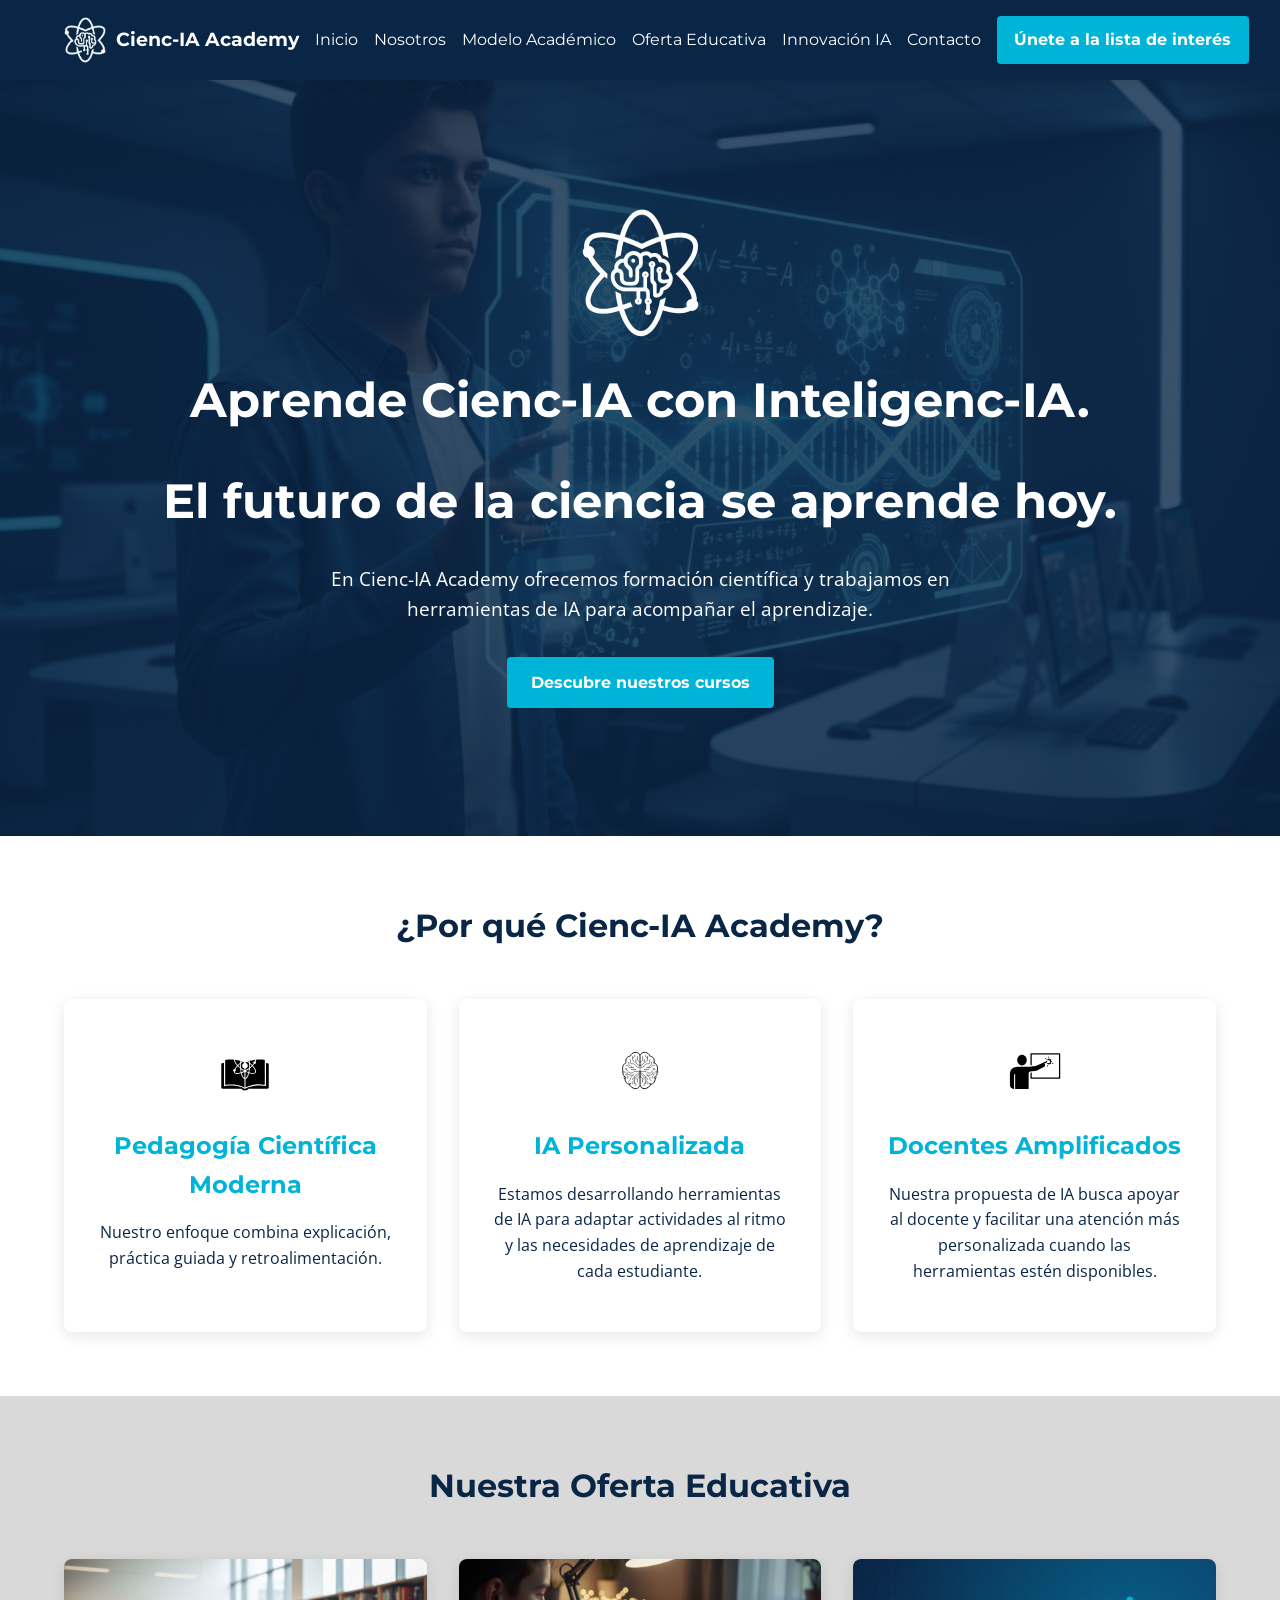
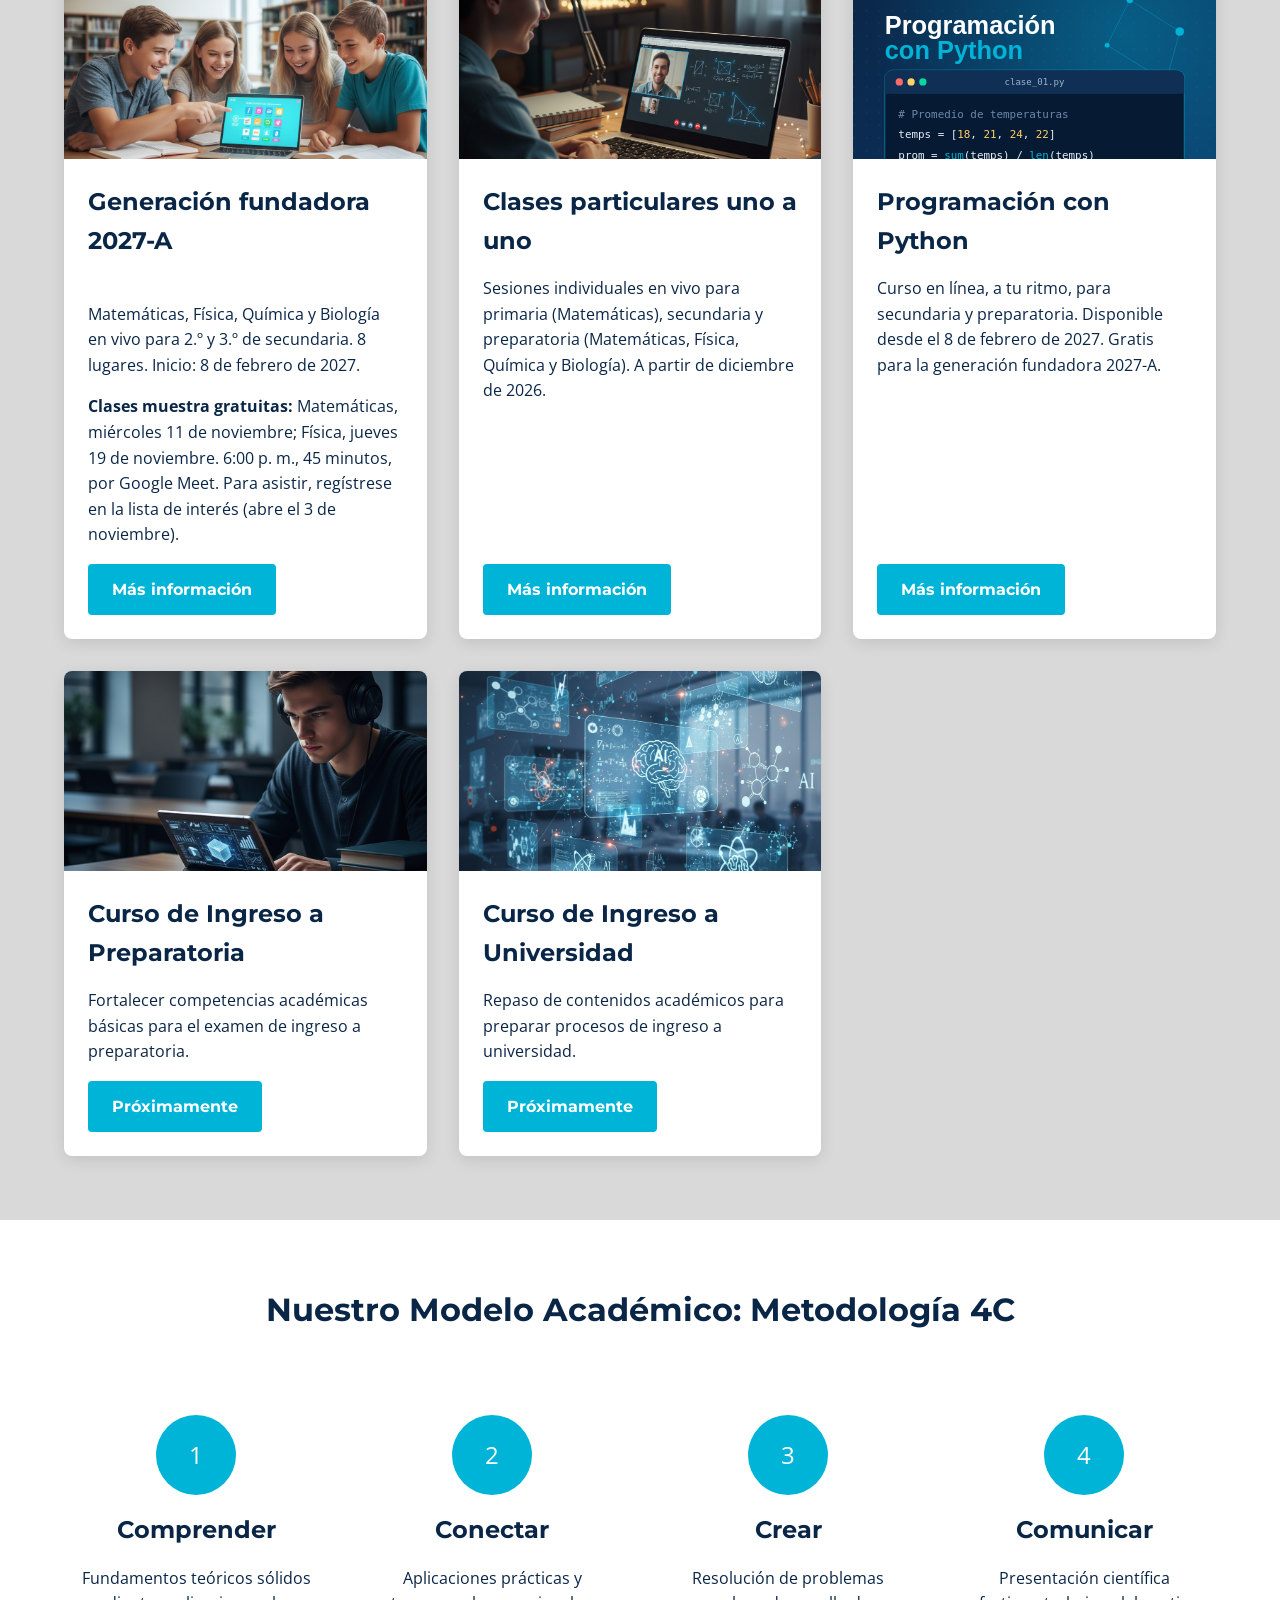
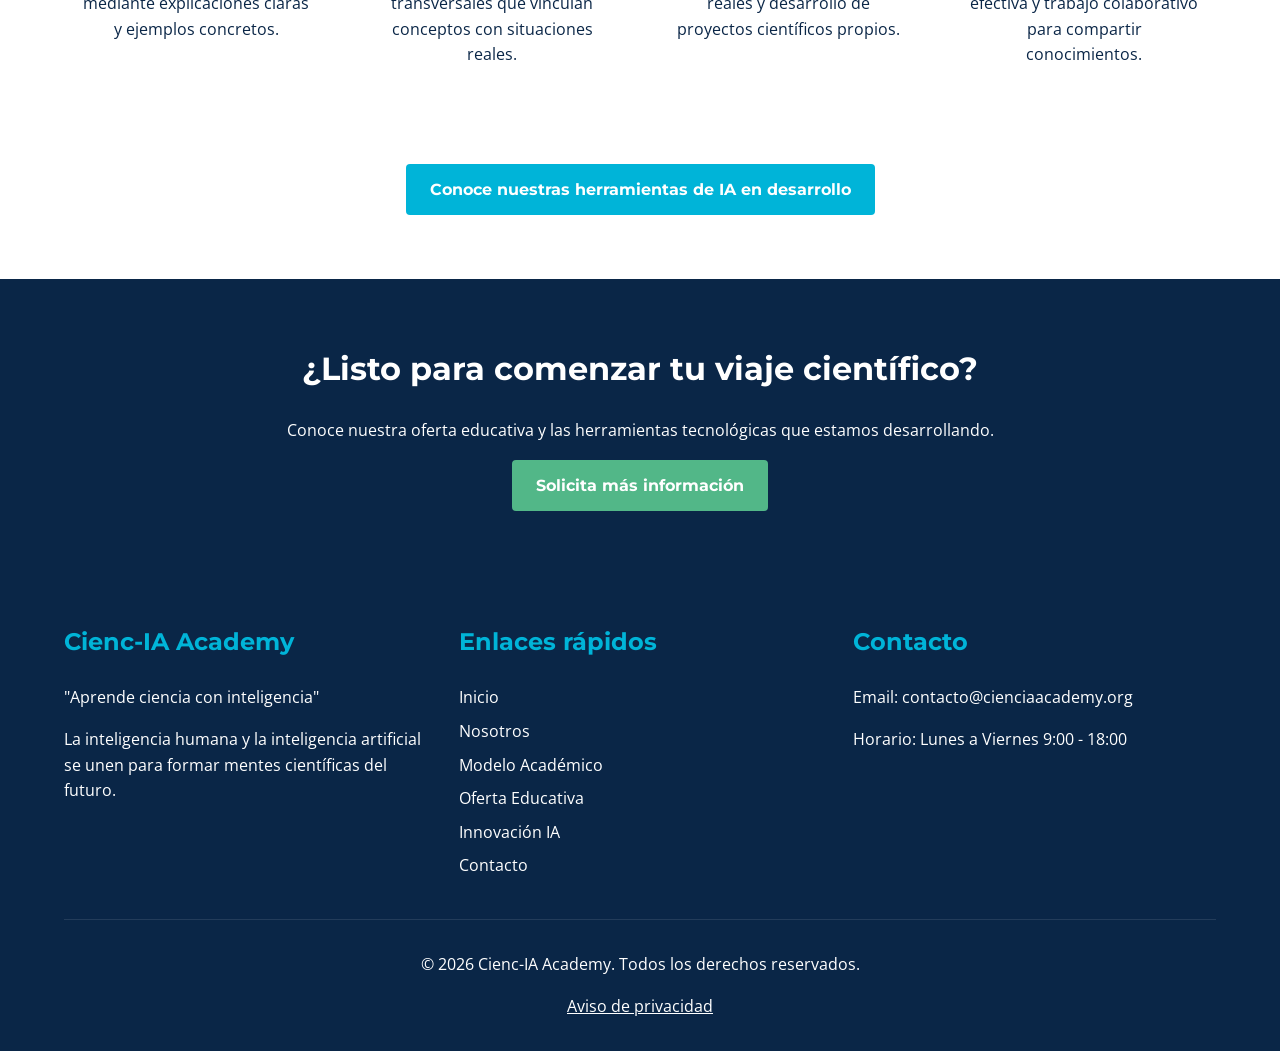
<file: index.html>
<!DOCTYPE html>
<html lang="es">
<head>
    <meta charset="UTF-8">
    <meta name="viewport" content="width=device-width, initial-scale=1.0">
    <title>Cienc-IA Academy - Ciencia que evoluciona contigo</title>
    <link rel="preconnect" href="https://fonts.googleapis.com">
    <link rel="preconnect" href="https://fonts.gstatic.com" crossorigin>
    <link href="https://fonts.googleapis.com/css2?family=Montserrat:wght@700&family=Open+Sans&display=swap" rel="stylesheet">
    <style>
        /* Variables CSS para la paleta de colores */
        :root {
            --azul-profundo: #0A2647;
            --cian-brillante: #00B4D8;
            --blanco-puro: #FFFFFF;
            --verde-cientifico: #52B788;
            --gris-neutro: #D9D9D9;
        }

        /* Estilos base */
        * {
            margin: 0;
            padding: 0;
            box-sizing: border-box;
        }

        body {
            font-family: 'Open Sans', sans-serif;
            color: var(--azul-profundo);
            line-height: 1.6;
            background-color: var(--blanco-puro);
        }

        h1, h2, h3, h4, h5, h6 {
            font-family: 'Montserrat', sans-serif;
            font-weight: 700;
            margin-bottom: 1rem;
        }

        h1 {
            font-size: 2.5rem;
        }

        h2 {
            font-size: 2rem;
        }

        h3 {
            font-size: 1.5rem;
        }

        p {
            margin-bottom: 1rem;
        }

        .container {
            width: 90%;
            max-width: 1200px;
            margin: 0 auto;
        }

        section {
            padding: 4rem 0;
        }

        .section-title {
            text-align: center;
            margin-bottom: 3rem;
            color: var(--azul-profundo);
        }

        .btn {
            display: inline-block;
            background-color: var(--cian-brillante);
            color: var(--blanco-puro);
            padding: 0.8rem 1.5rem;
            border-radius: 4px;
            text-decoration: none;
            font-family: 'Montserrat', sans-serif;
            font-weight: 700;
            transition: all 0.3s ease;
            border: none;
            cursor: pointer;
        }

        .btn:hover {
            background-color: var(--azul-profundo);
            transform: translateY(-3px);
            box-shadow: 0 4px 8px rgba(0, 0, 0, 0.2);
        }

        /* Header */
        header {
            background-color: var(--azul-profundo);
            padding: 1rem 0;
            position: sticky;
            top: 0;
            z-index: 1000;
            box-shadow: 0 2px 10px rgba(0, 0, 0, 0.1);
        }

        .header-container {
            display: flex;
            justify-content: space-between;
            align-items: center;
        }

        .logo {
            height: 60px;
            display: block;
        }

        nav ul {
            display: flex;
            list-style: none;
        }

        nav li {
            margin-left: 1.5rem;
        }

        nav a {
            color: var(--blanco-puro);
            text-decoration: none;
            font-family: 'Montserrat', sans-serif;
            transition: color 0.3s ease;
        }

        nav a:hover {
            color: var(--cian-brillante);
        }

        .mobile-menu-btn {
            display: none;
            background: none;
            border: none;
            color: var(--blanco-puro);
            font-size: 1.5rem;
            cursor: pointer;
        }

        /* Hero Section */
        .hero {
            background: linear-gradient(rgba(10, 38, 71, 0.8), rgba(10, 38, 71, 0.8)), url('assets/images/hero/hero-home.jpg');
            background-size: cover;
            background-position: center;
            color: var(--blanco-puro);
            text-align: center;
            padding: 8rem 0;
        }

        .hero h1 {
            font-size: 3rem;
            margin-bottom: 1.5rem;
        }

        .hero p {
            font-size: 1.2rem;
            max-width: 700px;
            margin: 0 auto 2rem;
        }

        /* Why Section */
        .why-section {
            background-color: var(--blanco-puro);
        }

        .why-cards {
            display: grid;
            grid-template-columns: repeat(auto-fit, minmax(300px, 1fr));
            gap: 2rem;
        }

        .why-card {
            background-color: var(--blanco-puro);
            border-radius: 8px;
            padding: 2rem;
            box-shadow: 0 4px 15px rgba(0, 0, 0, 0.1);
            transition: transform 0.3s ease;
            text-align: center;
        }

        .why-card:hover {
            transform: translateY(-5px);
        }

        .why-card h3 {
            color: var(--cian-brillante);
            margin-bottom: 1rem;
        }

        .why-card-icon {
            width: 80px;
            height: 80px;
            margin: 0 auto 1rem;
            display: flex;
            align-items: center;
            justify-content: center;
        }

        .why-card-icon img {
            width: 100%;
            height: auto;
        }

        /* Courses Section */
        .courses-section {
            background-color: var(--gris-neutro);
        }

        .course-cards {
            display: grid;
            grid-template-columns: repeat(auto-fit, minmax(300px, 1fr));
            gap: 2rem;
        }

        .course-card {
            background-color: var(--blanco-puro);
            border-radius: 8px;
            overflow: hidden;
            box-shadow: 0 4px 15px rgba(0, 0, 0, 0.1);
            transition: transform 0.3s ease;
        }

        .course-card:hover {
            transform: translateY(-5px);
        }

        .course-card-img {
            height: 200px;
            overflow: hidden;
        }

        .course-card-img img {
            width: 100%;
            height: 100%;
            object-fit: cover;
        }

        .course-card-content {
            padding: 1.5rem;
        }

        /* Botones de las tarjetas alineados al pie */
        .course-card {
            display: flex;
            flex-direction: column;
        }

        .course-card-content {
            flex: 1;
            display: flex;
            flex-direction: column;
            align-items: flex-start;
        }

        .course-card-content .btn {
            margin-top: auto;
        }

        .course-card h3 {
            color: var(--azul-profundo);
        }

        /* Model 4C Section */
        .model-section {
            background-color: var(--blanco-puro);
        }

        .model-4c {
            display: grid;
            grid-template-columns: repeat(auto-fit, minmax(250px, 1fr));
            gap: 2rem;
            margin-bottom: 3rem;
        }

        .model-step {
            text-align: center;
            padding: 2rem 1rem;
        }

        .model-step-icon {
            width: 80px;
            height: 80px;
            background-color: var(--cian-brillante);
            border-radius: 50%;
            display: flex;
            align-items: center;
            justify-content: center;
            margin: 0 auto 1rem;
            color: var(--blanco-puro);
            font-size: 1.5rem;
        }

        .model-step h3 {
            color: var(--azul-profundo);
        }

        /* CTA Section */
        .cta-section {
            background-color: var(--azul-profundo);
            color: var(--blanco-puro);
            text-align: center;
            padding: 4rem 0;
        }

        .cta-section h2 {
            margin-bottom: 1.5rem;
        }

        /* Footer */
        footer {
            background-color: var(--azul-profundo);
            color: var(--blanco-puro);
            padding: 3rem 0 1rem;
        }

        .footer-content {
            display: grid;
            grid-template-columns: repeat(auto-fit, minmax(250px, 1fr));
            gap: 2rem;
            margin-bottom: 2rem;
        }

        .footer-column h3 {
            color: var(--cian-brillante);
            margin-bottom: 1.5rem;
        }

        .footer-column ul {
            list-style: none;
        }

        .footer-column li {
            margin-bottom: 0.5rem;
        }

        .footer-column a {
            color: var(--blanco-puro);
            text-decoration: none;
            transition: color 0.3s ease;
        }

        .footer-column a:hover {
            color: var(--cian-brillante);
        }

        .footer-bottom {
            text-align: center;
            padding-top: 2rem;
            border-top: 1px solid rgba(255, 255, 255, 0.1);
        }

        /* Responsive */
        @media (max-width: 768px) {
            .mobile-menu-btn {
                display: block;
            }

            nav ul {
                display: none;
                flex-direction: column;
                position: absolute;
                top: 100%;
                left: 0;
                width: 100%;
                background-color: var(--azul-profundo);
                padding: 1rem 0;
            }

            nav ul.active {
                display: flex;
            }

            nav li {
                margin: 0;
                text-align: center;
                padding: 0.5rem 0;
            }

            .hero h1 {
                font-size: 2rem;
            }
        }

        /* Encabezado: logo horizontal y menú */
        .logo-link {
            display: flex;
            align-items: center;
            gap: 0.6rem;
            text-decoration: none;
        }

        .logo-icon {
            height: 46px;
            width: auto;
            display: block;
        }

        .brand {
            font-family: 'Montserrat', sans-serif;
            font-weight: 700;
            color: var(--blanco-puro);
            font-size: 1.2rem;
            line-height: 1;
            white-space: nowrap;
        }

        nav ul {
            align-items: center;
        }

        nav a {
            white-space: nowrap;
        }

        nav li {
            margin-left: 1rem;
        }

        nav .btn {
            padding: 0.7rem 1.1rem;
        }

        @media (max-width: 1279px) {
            .header-container {
                justify-content: flex-start;
            }

            .mobile-menu-btn {
                display: block;
                font-size: 2rem;
                line-height: 1;
                margin-right: 1rem;
            }

            nav ul {
                display: none;
                flex-direction: column;
                position: absolute;
                top: 100%;
                left: 0;
                width: 100%;
                background-color: var(--azul-profundo);
                padding: 1rem 0;
            }

            nav ul.active {
                display: flex;
            }

            nav li {
                margin: 0;
                text-align: center;
                padding: 0.5rem 0;
            }
        }

        @media (max-width: 768px) {
            .logo-icon {
                height: 40px;
            }

            .brand {
                font-size: 1.1rem;
            }
        }

        /* Portada: icono grande */
        .hero-logo {
            height: 130px;
            width: auto;
            display: block;
            margin: 0 auto 1.5rem;
        }

        @media (max-width: 768px) {
            .hero-logo {
                height: 90px;
                margin-bottom: 1rem;
            }
        }
    </style>
</head>
<body>
    <!-- Header -->
    <header>
        <div class="container header-container">
            <!-- Logo con ruta correcta -->
            <button class="mobile-menu-btn" aria-label="Abrir menú">☰</button>
            <a href="#inicio" class="logo-link" aria-label="Ir al inicio"><img src="assets/images/general/logo-icono.png" alt="" class="logo-icon"><span class="brand">Cienc-IA Academy</span></a>
            <nav>
                <ul>
                    <li><a href="#inicio">Inicio</a></li>
                    <li><a href="pages/nosotros.html">Nosotros</a></li>
                    <li><a href="pages/modelo-academico.html">Modelo Académico</a></li>
                    <li><a href="pages/oferta-educativa.html">Oferta Educativa</a></li>
                    <li><a href="pages/innovacion-ia.html">Innovación IA</a></li>
                    <li><a href="pages/contacto.html">Contacto</a></li>
                    <li><a href="https://docs.google.com/forms/d/e/1FAIpQLScrqjBEIfdcCrmgaC7dbi5Xk3SQpHmgz5KaGYGZAWSR4q2AVg/viewform" class="btn" target="_blank" rel="noopener">Únete a la lista de interés</a></li>
                </ul>
            </nav>
        </div>
    </header>

    <!-- Hero Section -->
    <section class="hero" id="inicio">
        <div class="container">
            <img src="assets/images/general/logo-icono.png" alt="" class="hero-logo">
            <h1>Aprende Cienc-IA con Inteligenc-IA.</h1>
            <h1>El futuro de la ciencia se aprende hoy.</h1>
            <p>En Cienc-IA Academy ofrecemos formación científica y trabajamos en herramientas de IA para acompañar el aprendizaje.</p>
            <a href="#cursos" class="btn">Descubre nuestros cursos</a>
        </div>
    </section>

    <!-- Why Section -->
    <section class="why-section" id="nosotros">
        <div class="container">
            <h2 class="section-title">¿Por qué Cienc-IA Academy?</h2>
            <div class="why-cards">
                <div class="why-card">
                    <div class="why-card-icon">
                        <img src="assets/images/icons/icon-pedagogia.svg" alt="Pedagogía Científica">
                    </div>
                    <h3>Pedagogía Científica Moderna</h3>
                    <p>Nuestro enfoque combina explicación, práctica guiada y retroalimentación.</p>
                </div>
                <div class="why-card">
                    <div class="why-card-icon">
                        <img src="assets/images/icons/icon-ia.svg" alt="IA Personalizada">
                    </div>
                    <h3>IA Personalizada</h3>
                    <p>Estamos desarrollando herramientas de IA para adaptar actividades al ritmo y las necesidades de aprendizaje de cada estudiante.</p>
                </div>
                <div class="why-card">
                    <div class="why-card-icon">
                        <img src="assets/images/icons/icon-docentes.svg" alt="Docentes Amplificados">
                    </div>
                    <h3>Docentes Amplificados</h3>
                    <p>Nuestra propuesta de IA busca apoyar al docente y facilitar una atención más personalizada cuando las herramientas estén disponibles.</p>
                </div>
            </div>
        </div>
    </section>

    <!-- Courses Section -->
    <section class="courses-section" id="cursos">
        <div class="container">
            <h2 class="section-title">Nuestra Oferta Educativa</h2>
            <div class="course-cards">
                <div class="course-card">
                    <div class="course-card-img">
                        <img src="assets/images/courses/curso-preparatoria.jpg" alt="Grupo de alumnos de secundaria estudiando juntos">
                    </div>
                    <div class="course-card-content">
                        <h3>Generación fundadora <span style="white-space: nowrap;">2027-A</span> <br> </h3>
                        <br>
                        <p>Matemáticas, Física, Química y Biología en vivo para 2.º y 3.º de secundaria. 8 lugares. Inicio: 8 de febrero de 2027.</p>
                        <p><strong>Clases muestra gratuitas:</strong> Matemáticas, miércoles 11 de noviembre; Física, jueves 19 de noviembre. 6:00 p. m., 45 minutos, por Google Meet. Para asistir, regístrese en la lista de interés (abre el 3 de noviembre).</p>
                        <a href="pages/oferta-educativa.html" class="btn">Más información</a>
                        
                    </div>
                </div>
                <div class="course-card">
                    <div class="course-card-img">
                        <img src="assets/images/courses/curso-regulares.jpg" alt="Alumno en una clase en línea uno a uno con su instructor">
                    </div>
                    <div class="course-card-content">
                        <h3>Clases particulares uno a uno</h3>
                        <p>Sesiones individuales en vivo para primaria (Matemáticas), secundaria y preparatoria (Matemáticas, Física, Química y Biología). A partir de diciembre de 2026.</p>
                        <a href="pages/oferta-educativa.html#clases-particulares" class="btn">Más información</a>
                    </div>
                </div>
                <div class="course-card">
                    <div class="course-card-img">
                        <img src="assets/images/courses/curso-python.svg" alt="Ventana de código con un programa en Python" style="object-position: top;">
                    </div>
                    <div class="course-card-content">
                        <h3>Programación con Python</h3>
                        <p>Curso en línea, a tu ritmo, para secundaria y preparatoria. Disponible desde el 8 de febrero de 2027. Gratis para la generación fundadora 2027-A.</p>
                        <a href="pages/oferta-educativa.html#python" class="btn">Más información</a>
                    </div>
                </div>
                <div class="course-card">
                    <div class="course-card-img">
                        <img src="assets/images/courses/curso-universidad.jpg" alt="Alumno estudiando con audífonos y tableta">
                    </div>
                    <div class="course-card-content">
                        <h3>Curso de Ingreso a Preparatoria</h3>
                        <p>Fortalecer competencias académicas básicas para el examen de ingreso a preparatoria.</p>
                        <span class="btn" style="cursor: default;">Próximamente</span>
                    </div>
                </div>
                <div class="course-card">
                    <div class="course-card-img">
                        <img src="assets/images/courses_portada.jpg" alt="Laboratorio de ciencias con elementos de inteligencia artificial">
                    </div>
                    <div class="course-card-content">
                        <h3>Curso de Ingreso a Universidad</h3>
                        <p>Repaso de contenidos académicos para preparar procesos de ingreso a universidad.</p>
                        <span class="btn" style="cursor: default;">Próximamente</span>
                    </div>
                </div>
            </div>
        </div>
    </section>

    <!-- Model 4C Section -->
    <section class="model-section" id="modelo">
        <div class="container">
            <h2 class="section-title">Nuestro Modelo Académico: Metodología 4C</h2>
            <div class="model-4c">
                <div class="model-step">
                    <div class="model-step-icon">1</div>
                    <h3>Comprender</h3>
                    <p>Fundamentos teóricos sólidos mediante explicaciones claras y ejemplos concretos.</p>
                </div>
                <div class="model-step">
                    <div class="model-step-icon">2</div>
                    <h3>Conectar</h3>
                    <p>Aplicaciones prácticas y transversales que vinculan conceptos con situaciones reales.</p>
                </div>
                <div class="model-step">
                    <div class="model-step-icon">3</div>
                    <h3>Crear</h3>
                    <p>Resolución de problemas reales y desarrollo de proyectos científicos propios.</p>
                </div>
                <div class="model-step">
                    <div class="model-step-icon">4</div>
                    <h3>Comunicar</h3>
                    <p>Presentación científica efectiva y trabajo colaborativo para compartir conocimientos.</p>
                </div>
            </div>
            <div style="text-align: center;">
                <a href="pages/innovacion-ia.html" class="btn">Conoce nuestras herramientas de IA en desarrollo</a>
            </div>
        </div>
    </section>

    <!-- CTA Section -->
    <section class="cta-section">
        <div class="container">
            <h2>¿Listo para comenzar tu viaje científico?</h2>
            <p>Conoce nuestra oferta educativa y las herramientas tecnológicas que estamos desarrollando.</p>
            <a href="pages/contacto.html" class="btn" style="background-color: var(--verde-cientifico);">Solicita más información</a>
        </div>
    </section>

    <!-- Footer -->
    <footer>
        <div class="container">
            <div class="footer-content">
                <div class="footer-column">
                    <h3>Cienc-IA Academy</h3>
                    <p>"Aprende ciencia con inteligencia"</p>
                    <p>La inteligencia humana y la inteligencia artificial se unen para formar mentes científicas del futuro.</p>
                </div>
                <div class="footer-column">
                    <h3>Enlaces rápidos</h3>
                    <ul>
                        <li><a href="#inicio">Inicio</a></li>
                        <li><a href="pages/nosotros.html">Nosotros</a></li>
                        <li><a href="pages/modelo-academico.html">Modelo Académico</a></li>
                        <li><a href="pages/oferta-educativa.html">Oferta Educativa</a></li>
                        <li><a href="pages/innovacion-ia.html">Innovación IA</a></li>
                        <li><a href="pages/contacto.html">Contacto</a></li>
                    </ul>
                </div>
                <div class="footer-column">
                    <h3>Contacto</h3>
                    <p>Email: contacto@cienciaacademy.org</p>
                    <p>Horario: Lunes a Viernes 9:00 - 18:00</p>
                </div>
            </div>
            <div class="footer-bottom">
                <p>&copy; 2026 Cienc-IA Academy. Todos los derechos reservados.</p>
                <p><a href="pages/aviso-de-privacidad.html" style="color: inherit;">Aviso de privacidad</a></p>
            </div>
        </div>
    </footer>

    <script>
        // Mobile menu toggle
        document.querySelector('.mobile-menu-btn').addEventListener('click', function() {
            document.querySelector('nav ul').classList.toggle('active');
        });

        // Smooth scrolling for anchor links
        document.querySelectorAll('a[href^="#"]').forEach(anchor => {
            anchor.addEventListener('click', function (e) {
                e.preventDefault();
                
                const targetId = this.getAttribute('href');
                if (targetId === '#') return;
                
                const targetElement = document.querySelector(targetId);
                if (targetElement) {
                    window.scrollTo({
                        top: targetElement.offsetTop - 80,
                        behavior: 'smooth'
                    });
                    
                    // Close mobile menu if open
                    document.querySelector('nav ul').classList.remove('active');
                }
            });
        });
    </script>
</body>
</html>
</file>
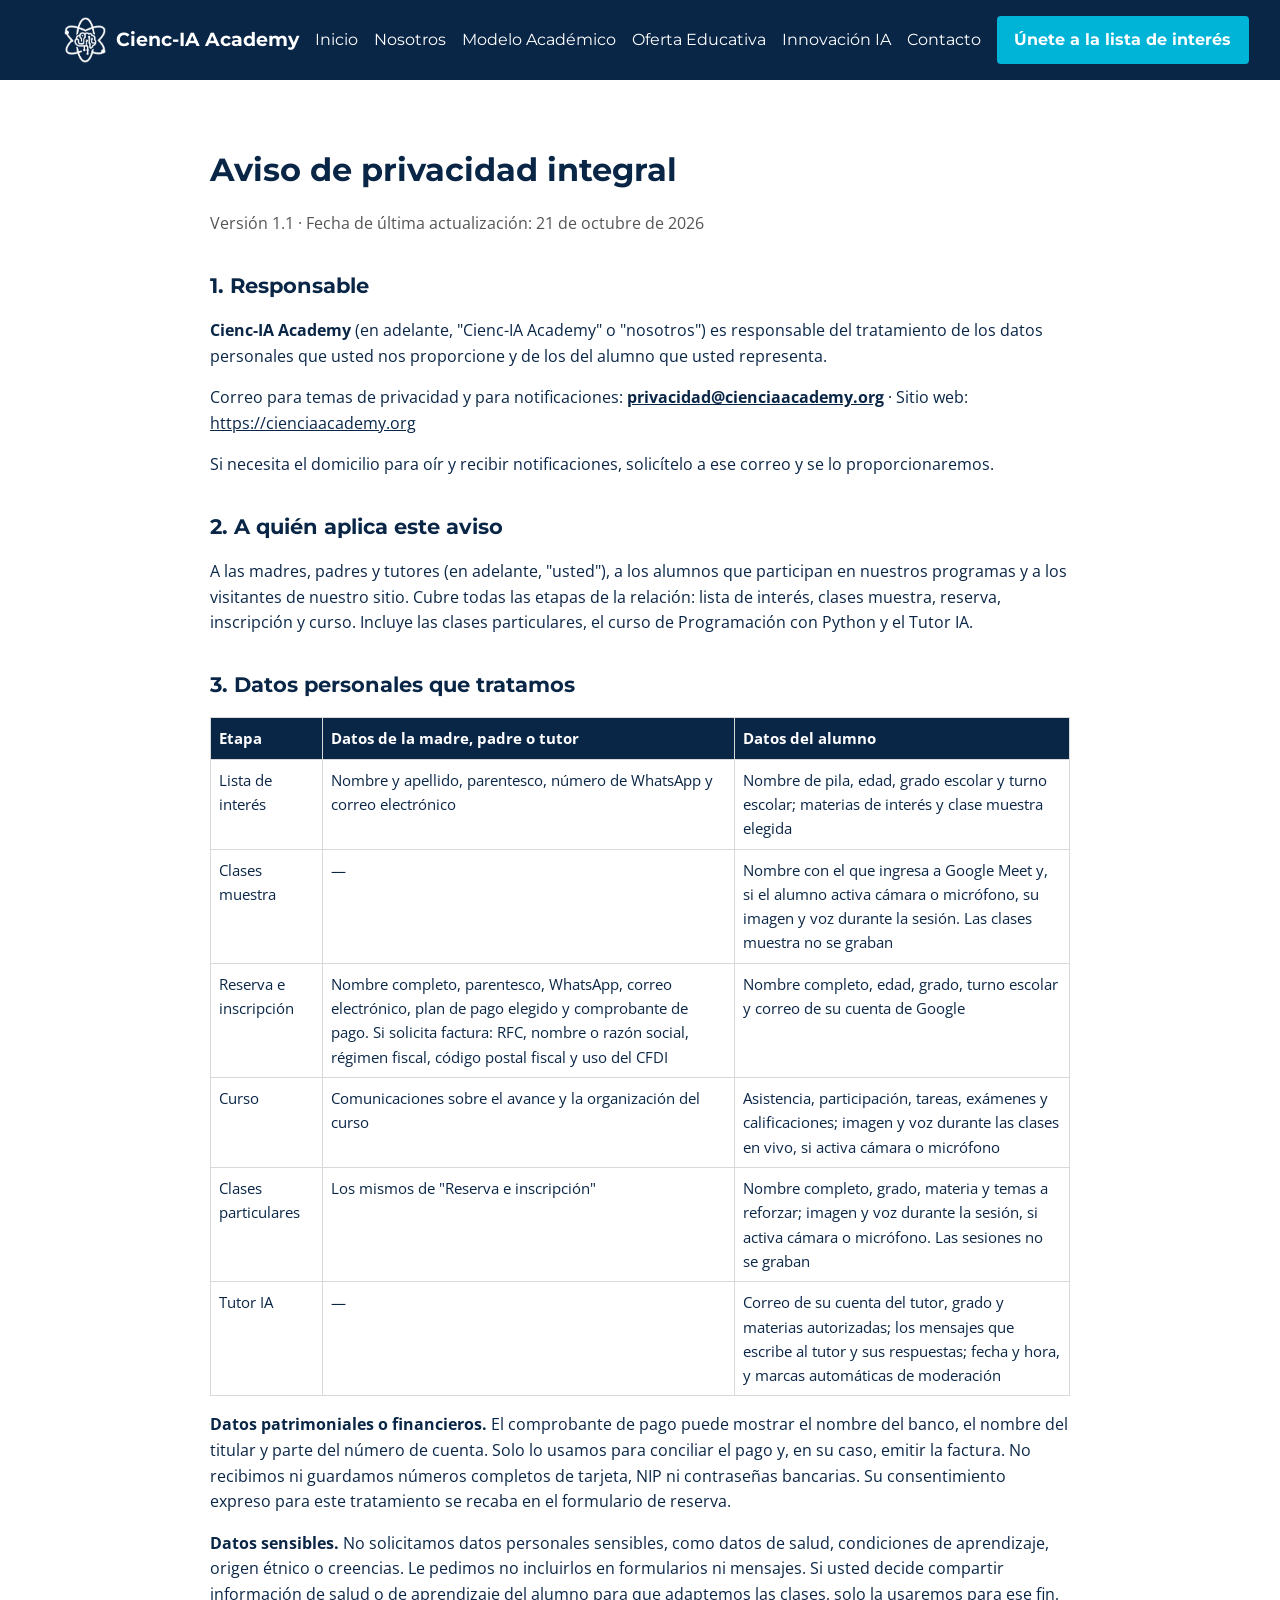
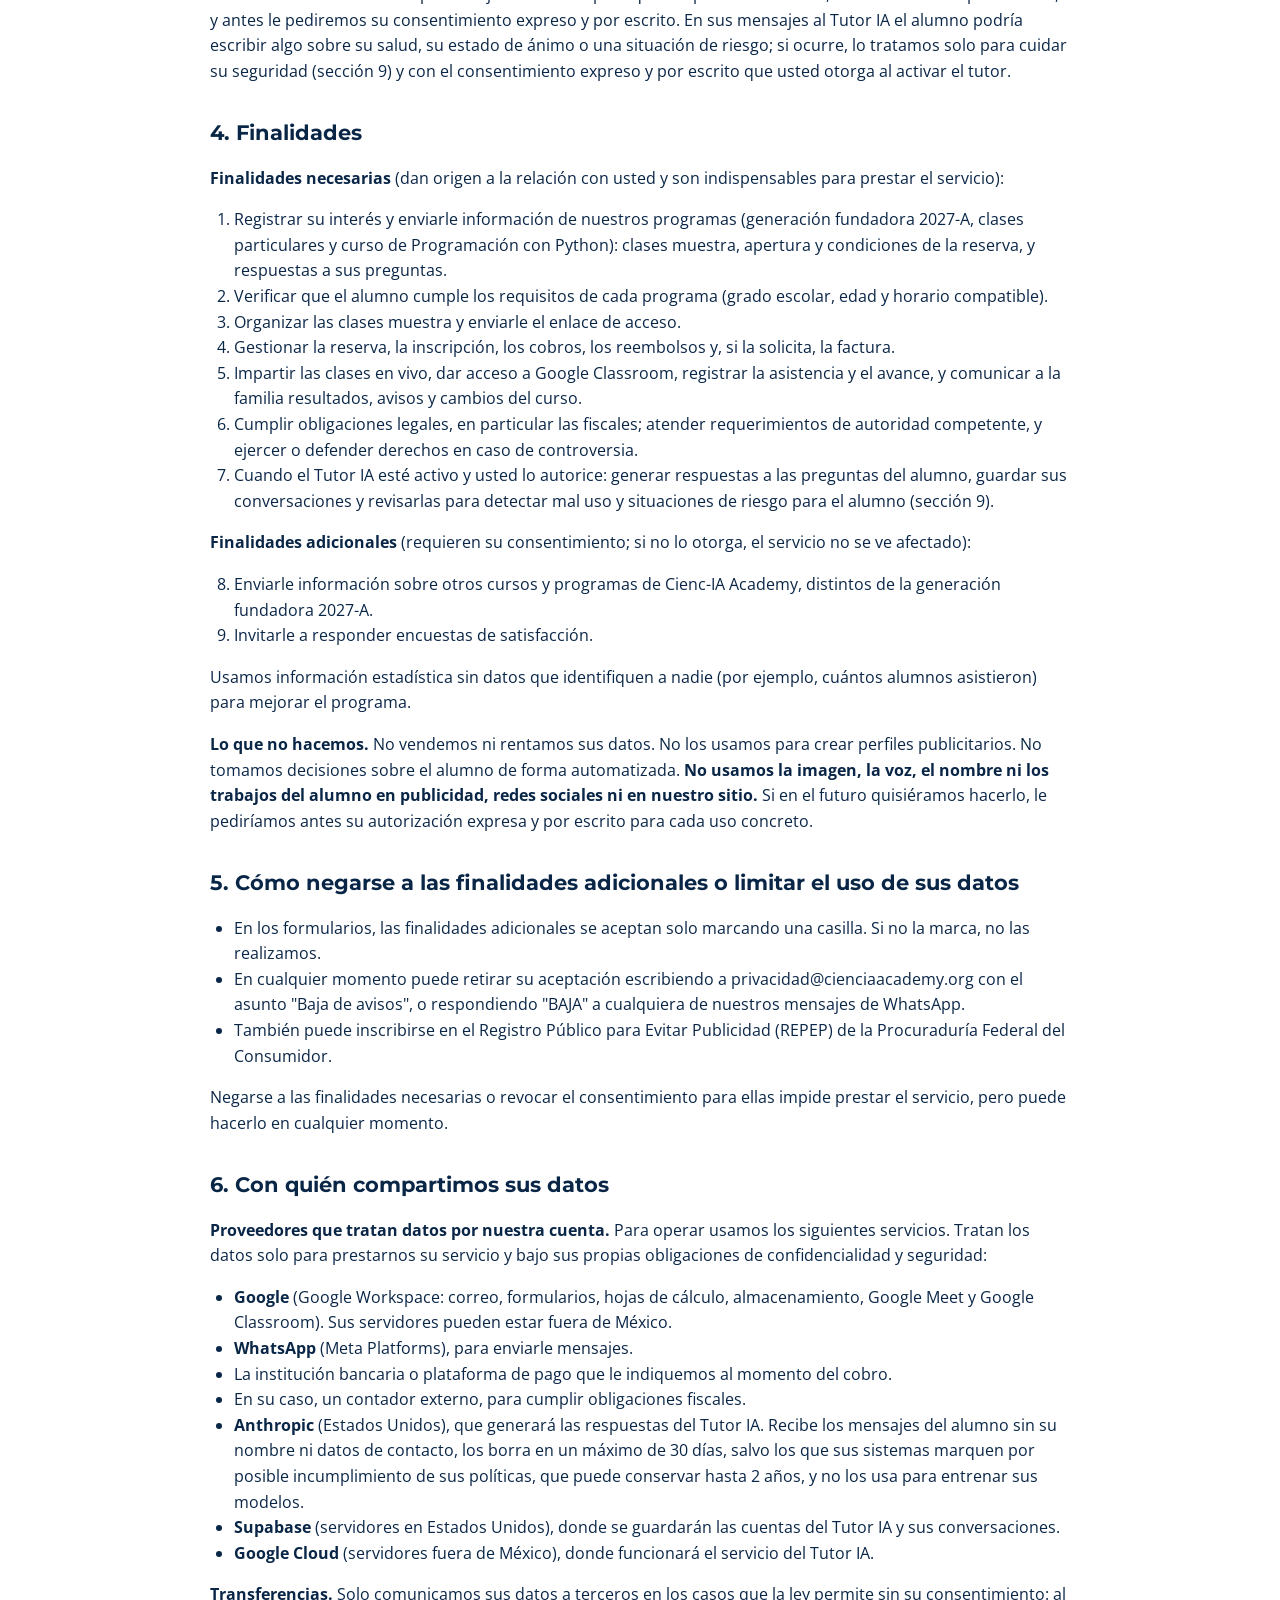
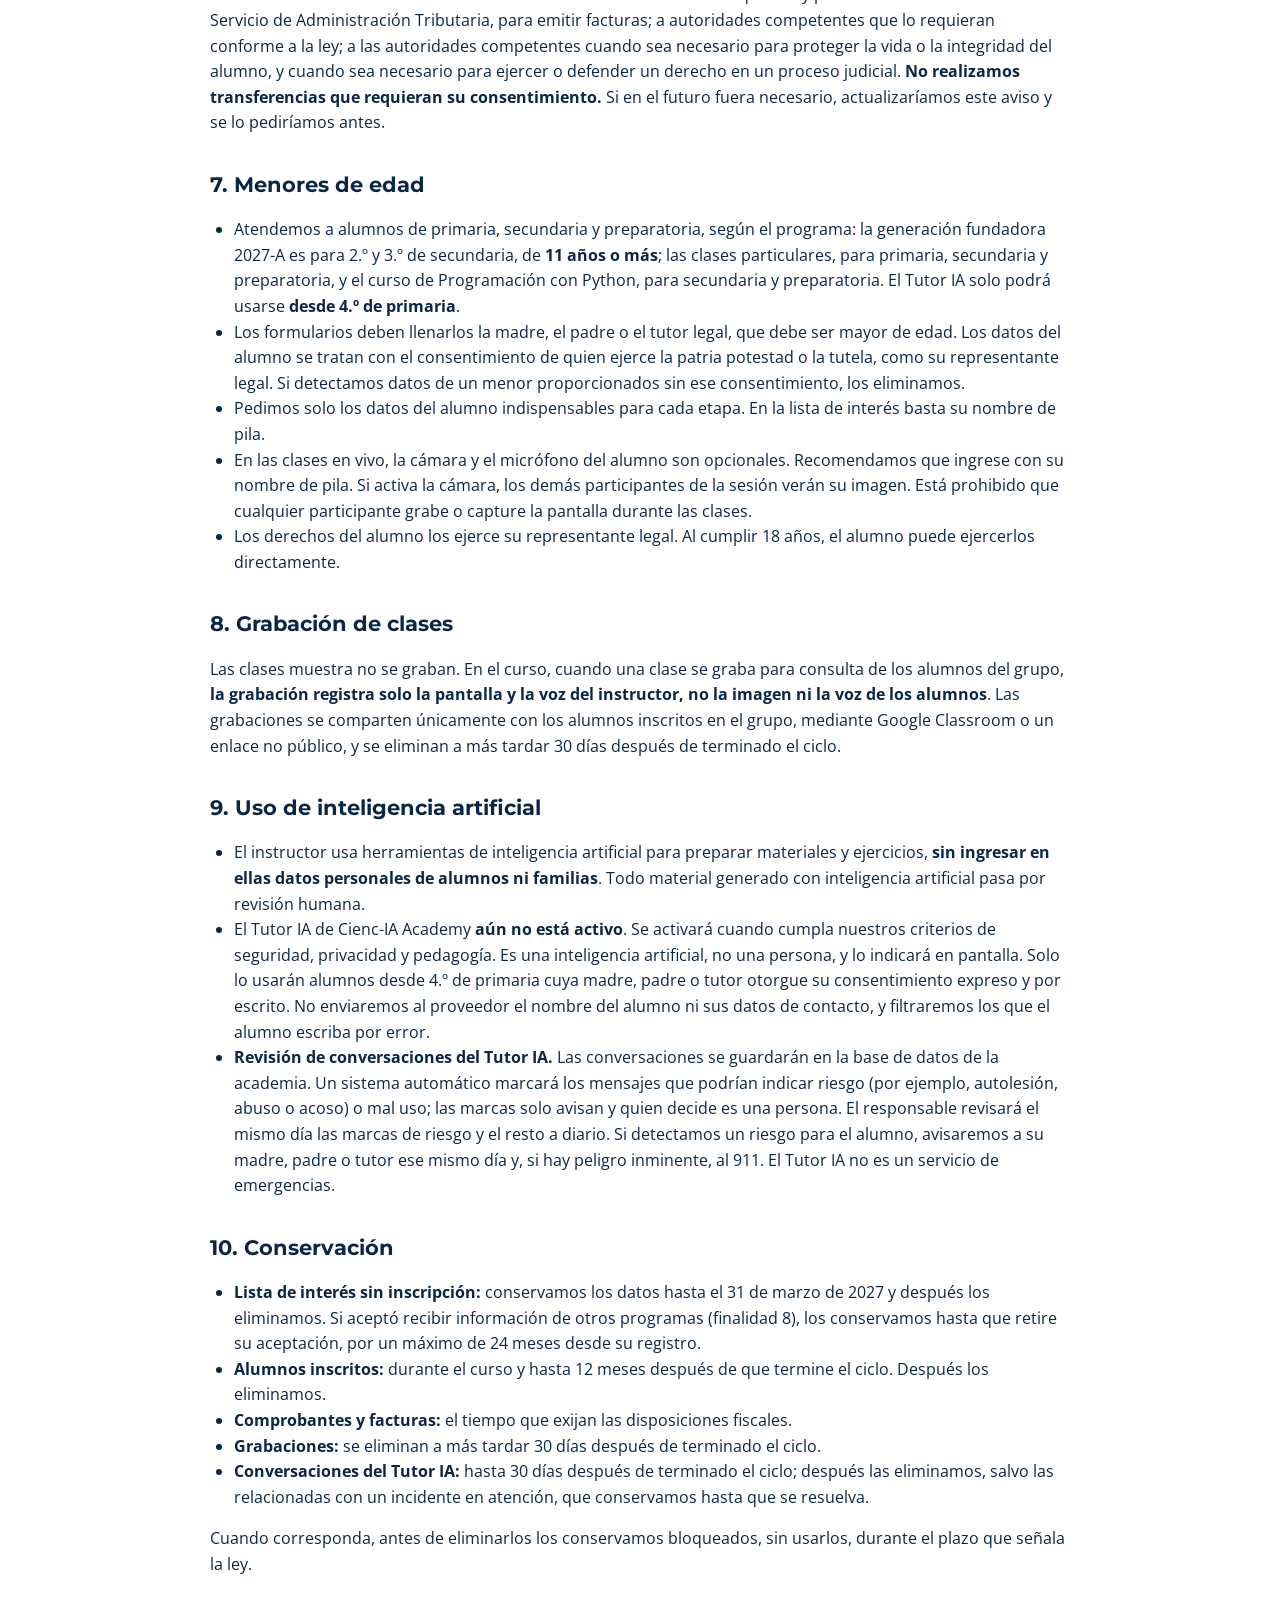
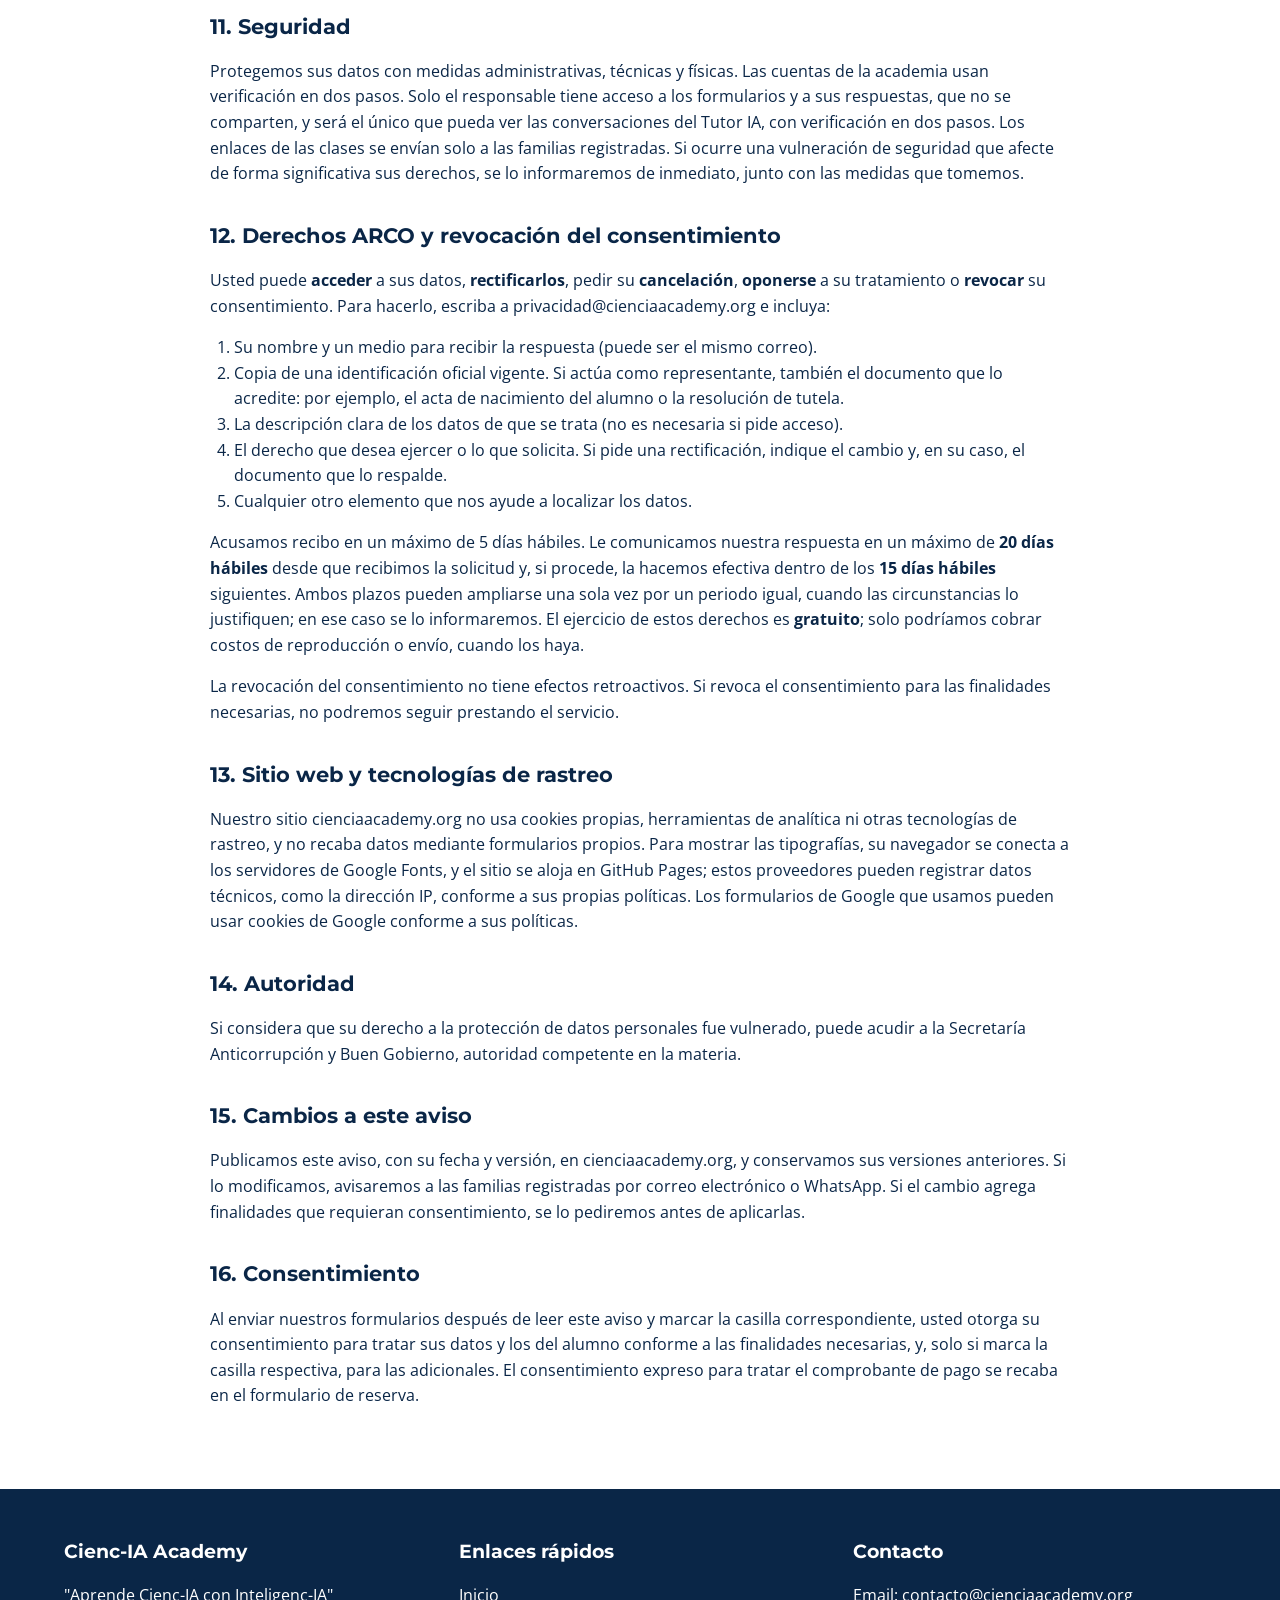
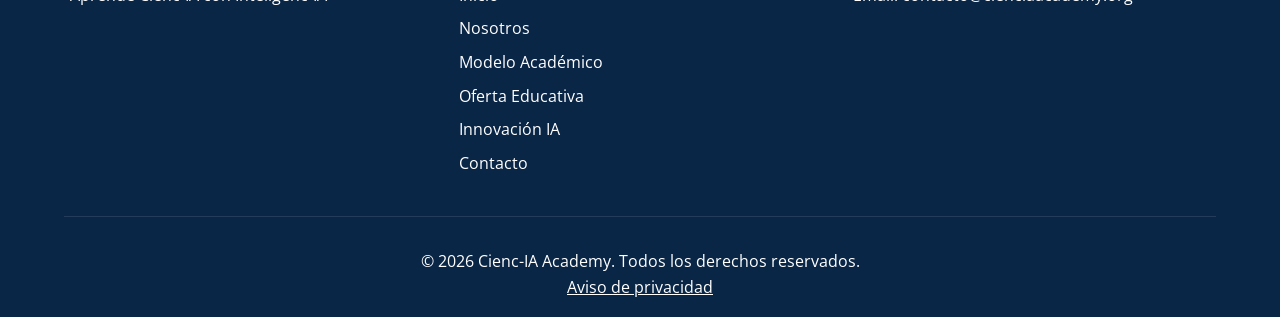
<file: pages/aviso-de-privacidad.html>
<!DOCTYPE html>
<html lang="es">
<head>
    <meta charset="UTF-8">
    <meta name="viewport" content="width=device-width, initial-scale=1.0">
    <title>Aviso de privacidad - Cienc-IA Academy</title>
    <link rel="preconnect" href="https://fonts.googleapis.com">
    <link rel="preconnect" href="https://fonts.gstatic.com" crossorigin>
    <link href="https://fonts.googleapis.com/css2?family=Montserrat:wght@700&family=Open+Sans&display=swap" rel="stylesheet">
    <style>
        :root {
            --azul-profundo: #0A2647;
            --cian-brillante: #00B4D8;
            --blanco-puro: #FFFFFF;
            --verde-cientifico: #52B788;
            --gris-neutro: #D9D9D9;
        }

        * {
            margin: 0;
            padding: 0;
            box-sizing: border-box;
        }

        body {
            font-family: 'Open Sans', sans-serif;
            color: var(--azul-profundo);
            line-height: 1.6;
            background-color: var(--blanco-puro);
        }

        h1, h2, h3, h4, h5, h6 {
            font-family: 'Montserrat', sans-serif;
            font-weight: 700;
            margin-bottom: 1rem;
        }

        .container {
            width: 90%;
            max-width: 1200px;
            margin: 0 auto;
        }

        section {
            padding: 4rem 0;
        }

        .section-title {
            text-align: center;
            margin-bottom: 3rem;
            color: var(--azul-profundo);
        }

        .btn {
            display: inline-block;
            background-color: var(--cian-brillante);
            color: var(--blanco-puro);
            padding: 0.8rem 1.5rem;
            border-radius: 4px;
            text-decoration: none;
            font-family: 'Montserrat', sans-serif;
            font-weight: 700;
            transition: all 0.3s ease;
            border: none;
            cursor: pointer;
        }

        .btn:hover {
            background-color: var(--azul-profundo);
        }

        /* Header */
        header {
            background-color: var(--azul-profundo);
            padding: 1rem 0;
            position: sticky;
            top: 0;
            z-index: 1000;
        }

        .header-container {
            display: flex;
            justify-content: space-between;
            align-items: center;
        }

        .logo {
            height: 60px;
            display: block;
        }

        nav ul {
            display: flex;
            list-style: none;
        }

        nav li {
            margin-left: 1.5rem;
        }

        nav a {
            color: var(--blanco-puro);
            text-decoration: none;
            font-family: 'Montserrat', sans-serif;
        }

        .mobile-menu-btn {
            display: none;
            background: none;
            border: none;
            color: var(--blanco-puro);
            font-size: 1.5rem;
            cursor: pointer;
        }

        /* Hero Section */
        .hero-contacto {
            background: linear-gradient(rgba(10, 38, 71, 0.8), rgba(10, 38, 71, 0.8)), url('../assets/images/hero/hero-contacto.jpg');
            background-size: cover;
            background-position: center;
            color: var(--blanco-puro);
            text-align: center;
            padding: 8rem 0;
        }

        /* Contact Section */
        .contact-section {
            display: grid;
            grid-template-columns: repeat(auto-fit, minmax(300px, 1fr));
            gap: 3rem;
        }

        .contact-info {
            background-color: var(--gris-neutro);
            padding: 2rem;
            border-radius: 8px;
        }

        .contact-item {
            display: flex;
            align-items: flex-start;
            margin-bottom: 1.5rem;
        }

        .contact-icon {
            margin-right: 1rem;
            color: var(--cian-brillante);
            font-size: 1.2rem;
        }

        .form-group {
            margin-bottom: 1.5rem;
        }

        .form-group label {
            display: block;
            margin-bottom: 0.5rem;
            font-weight: bold;
        }

        .form-group input,
        .form-group select,
        .form-group textarea {
            width: 100%;
            padding: 0.8rem;
            border: 1px solid var(--gris-neutro);
            border-radius: 4px;
            font-family: 'Open Sans', sans-serif;
        }

        .form-group textarea {
            height: 120px;
            resize: vertical;
        }

        /* Footer */
        footer {
            background-color: var(--azul-profundo);
            color: var(--blanco-puro);
            padding: 3rem 0 1rem;
        }

        .footer-content {
            display: grid;
            grid-template-columns: repeat(auto-fit, minmax(250px, 1fr));
            gap: 2rem;
            margin-bottom: 2rem;
        }

        .footer-column ul {
            list-style: none;
        }

        .footer-column li {
            margin-bottom: 0.5rem;
        }

        .footer-column a {
            color: var(--blanco-puro);
            text-decoration: none;
            transition: color 0.3s ease;
        }

        .footer-column a:hover {
            color: var(--cian-brillante);
        }

        .footer-bottom {
            text-align: center;
            padding-top: 2rem;
            border-top: 1px solid rgba(255, 255, 255, 0.1);
        }
        /* Responsive */
        @media (max-width: 768px) {
            .mobile-menu-btn {
                display: block;
            }

            nav ul {
                display: none;
                flex-direction: column;
                position: absolute;
                top: 100%;
                left: 0;
                width: 100%;
                background-color: var(--azul-profundo);
                padding: 1rem 0;
            }

            nav ul.active {
                display: flex;
            }

            nav li {
                margin: 0;
                text-align: center;
                padding: 0.5rem 0;
            }
        }

        /* Aviso de privacidad */
        .aviso {
            max-width: 860px;
        }

        .aviso h1 {
            font-size: 2rem;
        }

        .aviso h2 {
            font-size: 1.3rem;
            margin-top: 2rem;
        }

        .aviso p, .aviso ul, .aviso ol, .aviso table {
            margin-bottom: 1rem;
        }

        .aviso ul, .aviso ol {
            padding-left: 1.5rem;
        }

        .aviso table {
            width: 100%;
            border-collapse: collapse;
            font-size: 0.95rem;
        }

        .aviso th, .aviso td {
            border: 1px solid var(--gris-neutro);
            padding: 0.5rem;
            text-align: left;
            vertical-align: top;
        }

        .aviso th {
            background-color: var(--azul-profundo);
            color: var(--blanco-puro);
        }

        .aviso a {
            color: var(--azul-profundo);
        }

        .aviso-version {
            color: #555555;
            margin-bottom: 2rem;
        }

        @media (max-width: 768px) {
            .aviso table {
                display: block;
                overflow-x: auto;
            }
        }

        /* Encabezado: logo horizontal y menú */
        .logo-link {
            display: flex;
            align-items: center;
            gap: 0.6rem;
            text-decoration: none;
        }

        .logo-icon {
            height: 46px;
            width: auto;
            display: block;
        }

        .brand {
            font-family: 'Montserrat', sans-serif;
            font-weight: 700;
            color: var(--blanco-puro);
            font-size: 1.2rem;
            line-height: 1;
            white-space: nowrap;
        }

        nav ul {
            align-items: center;
        }

        nav a {
            white-space: nowrap;
        }

        nav li {
            margin-left: 1rem;
        }

        nav .btn {
            padding: 0.7rem 1.1rem;
        }

        @media (max-width: 1279px) {
            .header-container {
                justify-content: flex-start;
            }

            .mobile-menu-btn {
                display: block;
                font-size: 2rem;
                line-height: 1;
                margin-right: 1rem;
            }

            nav ul {
                display: none;
                flex-direction: column;
                position: absolute;
                top: 100%;
                left: 0;
                width: 100%;
                background-color: var(--azul-profundo);
                padding: 1rem 0;
            }

            nav ul.active {
                display: flex;
            }

            nav li {
                margin: 0;
                text-align: center;
                padding: 0.5rem 0;
            }
        }

        @media (max-width: 768px) {
            .logo-icon {
                height: 40px;
            }

            .brand {
                font-size: 1.1rem;
            }
        }
    </style>
</head>
<body>
    <!-- Header -->
    <header>
        <div class="container header-container">
            <button class="mobile-menu-btn" aria-label="Abrir menú">☰</button>
            <a href="../index.html" class="logo-link" aria-label="Ir al inicio"><img src="../assets/images/general/logo-icono.png" alt="" class="logo-icon"><span class="brand">Cienc-IA Academy</span></a>
            <nav>
                <ul>
                    <li><a href="../index.html">Inicio</a></li>
                    <li><a href="nosotros.html">Nosotros</a></li>
                    <li><a href="modelo-academico.html">Modelo Académico</a></li>
                    <li><a href="oferta-educativa.html">Oferta Educativa</a></li>
                    <li><a href="innovacion-ia.html">Innovación IA</a></li>
                    <li><a href="contacto.html">Contacto</a></li>
                    <li><a href="https://docs.google.com/forms/d/e/1FAIpQLScrqjBEIfdcCrmgaC7dbi5Xk3SQpHmgz5KaGYGZAWSR4q2AVg/viewform" class="btn" target="_blank" rel="noopener">Únete a la lista de interés</a></li>
                </ul>
            </nav>
        </div>
    </header>

    <!-- Aviso de privacidad -->
    <section>
        <div class="container aviso">
            <h1>Aviso de privacidad integral</h1>
            <p class="aviso-version">Versión 1.1 · Fecha de última actualización: 21 de octubre de 2026</p>
            <h2>1. Responsable</h2>
            <p><strong>Cienc-IA Academy</strong> (en adelante, "Cienc-IA Academy" o "nosotros") es responsable del tratamiento de los datos personales que usted nos proporcione y de los del alumno que usted representa.</p>
            <p>Correo para temas de privacidad y para notificaciones: <strong><a href="mailto:privacidad@cienciaacademy.org">privacidad@cienciaacademy.org</a></strong> · Sitio web: <a href="https://cienciaacademy.org">https://cienciaacademy.org</a></p>
            <p>Si necesita el domicilio para oír y recibir notificaciones, solicítelo a ese correo y se lo proporcionaremos.</p>
            <h2>2. A quién aplica este aviso</h2>
            <p>A las madres, padres y tutores (en adelante, "usted"), a los alumnos que participan en nuestros programas y a los visitantes de nuestro sitio. Cubre todas las etapas de la relación: lista de interés, clases muestra, reserva, inscripción y curso. Incluye las clases particulares, el curso de Programación con Python y el Tutor IA.</p>
            <h2>3. Datos personales que tratamos</h2>
            <table>
            <thead>
            <tr>
            <th>Etapa</th>
            <th>Datos de la madre, padre o tutor</th>
            <th>Datos del alumno</th>
            </tr>
            </thead>
            <tbody>
            <tr>
            <td>Lista de interés</td>
            <td>Nombre y apellido, parentesco, número de WhatsApp y correo electrónico</td>
            <td>Nombre de pila, edad, grado escolar y turno escolar; materias de interés y clase muestra elegida</td>
            </tr>
            <tr>
            <td>Clases muestra</td>
            <td>—</td>
            <td>Nombre con el que ingresa a Google Meet y, si el alumno activa cámara o micrófono, su imagen y voz durante la sesión. Las clases muestra no se graban</td>
            </tr>
            <tr>
            <td>Reserva e inscripción</td>
            <td>Nombre completo, parentesco, WhatsApp, correo electrónico, plan de pago elegido y comprobante de pago. Si solicita factura: RFC, nombre o razón social, régimen fiscal, código postal fiscal y uso del CFDI</td>
            <td>Nombre completo, edad, grado, turno escolar y correo de su cuenta de Google</td>
            </tr>
            <tr>
            <td>Curso</td>
            <td>Comunicaciones sobre el avance y la organización del curso</td>
            <td>Asistencia, participación, tareas, exámenes y calificaciones; imagen y voz durante las clases en vivo, si activa cámara o micrófono</td>
            </tr>
            <tr>
            <td>Clases particulares</td>
            <td>Los mismos de "Reserva e inscripción"</td>
            <td>Nombre completo, grado, materia y temas a reforzar; imagen y voz durante la sesión, si activa cámara o micrófono. Las sesiones no se graban</td>
            </tr>
            <tr>
            <td>Tutor IA</td>
            <td>—</td>
            <td>Correo de su cuenta del tutor, grado y materias autorizadas; los mensajes que escribe al tutor y sus respuestas; fecha y hora, y marcas automáticas de moderación</td>
            </tr>
            </tbody>
            </table>
            <p><strong>Datos patrimoniales o financieros.</strong> El comprobante de pago puede mostrar el nombre del banco, el nombre del titular y parte del número de cuenta. Solo lo usamos para conciliar el pago y, en su caso, emitir la factura. No recibimos ni guardamos números completos de tarjeta, NIP ni contraseñas bancarias. Su consentimiento expreso para este tratamiento se recaba en el formulario de reserva.</p>
            <p><strong>Datos sensibles.</strong> No solicitamos datos personales sensibles, como datos de salud, condiciones de aprendizaje, origen étnico o creencias. Le pedimos no incluirlos en formularios ni mensajes. Si usted decide compartir información de salud o de aprendizaje del alumno para que adaptemos las clases, solo la usaremos para ese fin, y antes le pediremos su consentimiento expreso y por escrito. En sus mensajes al Tutor IA el alumno podría escribir algo sobre su salud, su estado de ánimo o una situación de riesgo; si ocurre, lo tratamos solo para cuidar su seguridad (sección 9) y con el consentimiento expreso y por escrito que usted otorga al activar el tutor.</p>
            <h2>4. Finalidades</h2>
            <p><strong>Finalidades necesarias</strong> (dan origen a la relación con usted y son indispensables para prestar el servicio):</p>
            <ol>
            <li>Registrar su interés y enviarle información de nuestros programas (generación fundadora 2027-A, clases particulares y curso de Programación con Python): clases muestra, apertura y condiciones de la reserva, y respuestas a sus preguntas.</li>
            <li>Verificar que el alumno cumple los requisitos de cada programa (grado escolar, edad y horario compatible).</li>
            <li>Organizar las clases muestra y enviarle el enlace de acceso.</li>
            <li>Gestionar la reserva, la inscripción, los cobros, los reembolsos y, si la solicita, la factura.</li>
            <li>Impartir las clases en vivo, dar acceso a Google Classroom, registrar la asistencia y el avance, y comunicar a la familia resultados, avisos y cambios del curso.</li>
            <li>Cumplir obligaciones legales, en particular las fiscales; atender requerimientos de autoridad competente, y ejercer o defender derechos en caso de controversia.</li>
            <li>Cuando el Tutor IA esté activo y usted lo autorice: generar respuestas a las preguntas del alumno, guardar sus conversaciones y revisarlas para detectar mal uso y situaciones de riesgo para el alumno (sección 9).</li>
            </ol>
            <p><strong>Finalidades adicionales</strong> (requieren su consentimiento; si no lo otorga, el servicio no se ve afectado):</p>
            <ol start="8">
            <li>Enviarle información sobre otros cursos y programas de Cienc-IA Academy, distintos de la generación fundadora 2027-A.</li>
            <li>Invitarle a responder encuestas de satisfacción.</li>
            </ol>
            <p>Usamos información estadística sin datos que identifiquen a nadie (por ejemplo, cuántos alumnos asistieron) para mejorar el programa.</p>
            <p><strong>Lo que no hacemos.</strong> No vendemos ni rentamos sus datos. No los usamos para crear perfiles publicitarios. No tomamos decisiones sobre el alumno de forma automatizada. <strong>No usamos la imagen, la voz, el nombre ni los trabajos del alumno en publicidad, redes sociales ni en nuestro sitio.</strong> Si en el futuro quisiéramos hacerlo, le pediríamos antes su autorización expresa y por escrito para cada uso concreto.</p>
            <h2>5. Cómo negarse a las finalidades adicionales o limitar el uso de sus datos</h2>
            <ul>
            <li>En los formularios, las finalidades adicionales se aceptan solo marcando una casilla. Si no la marca, no las realizamos.</li>
            <li>En cualquier momento puede retirar su aceptación escribiendo a privacidad@cienciaacademy.org con el asunto "Baja de avisos", o respondiendo "BAJA" a cualquiera de nuestros mensajes de WhatsApp.</li>
            <li>También puede inscribirse en el Registro Público para Evitar Publicidad (REPEP) de la Procuraduría Federal del Consumidor.</li>
            </ul>
            <p>Negarse a las finalidades necesarias o revocar el consentimiento para ellas impide prestar el servicio, pero puede hacerlo en cualquier momento.</p>
            <h2>6. Con quién compartimos sus datos</h2>
            <p><strong>Proveedores que tratan datos por nuestra cuenta.</strong> Para operar usamos los siguientes servicios. Tratan los datos solo para prestarnos su servicio y bajo sus propias obligaciones de confidencialidad y seguridad:</p>
            <ul>
            <li><strong>Google</strong> (Google Workspace: correo, formularios, hojas de cálculo, almacenamiento, Google Meet y Google Classroom). Sus servidores pueden estar fuera de México.</li>
            <li><strong>WhatsApp</strong> (Meta Platforms), para enviarle mensajes.</li>
            <li>La institución bancaria o plataforma de pago que le indiquemos al momento del cobro.</li>
            <li>En su caso, un contador externo, para cumplir obligaciones fiscales.</li>
            <li><strong>Anthropic</strong> (Estados Unidos), que generará las respuestas del Tutor IA. Recibe los mensajes del alumno sin su nombre ni datos de contacto, los borra en un máximo de 30 días, salvo los que sus sistemas marquen por posible incumplimiento de sus políticas, que puede conservar hasta 2 años, y no los usa para entrenar sus modelos.</li>
            <li><strong>Supabase</strong> (servidores en Estados Unidos), donde se guardarán las cuentas del Tutor IA y sus conversaciones.</li>
            <li><strong>Google Cloud</strong> (servidores fuera de México), donde funcionará el servicio del Tutor IA.</li>
            </ul>
            <p><strong>Transferencias.</strong> Solo comunicamos sus datos a terceros en los casos que la ley permite sin su consentimiento: al Servicio de Administración Tributaria, para emitir facturas; a autoridades competentes que lo requieran conforme a la ley; a las autoridades competentes cuando sea necesario para proteger la vida o la integridad del alumno, y cuando sea necesario para ejercer o defender un derecho en un proceso judicial. <strong>No realizamos transferencias que requieran su consentimiento.</strong> Si en el futuro fuera necesario, actualizaríamos este aviso y se lo pediríamos antes.</p>
            <h2>7. Menores de edad</h2>
            <ul>
            <li>Atendemos a alumnos de primaria, secundaria y preparatoria, según el programa: la generación fundadora 2027-A es para 2.º y 3.º de secundaria, de <strong>11 años o más</strong>; las clases particulares, para primaria, secundaria y preparatoria, y el curso de Programación con Python, para secundaria y preparatoria. El Tutor IA solo podrá usarse <strong>desde 4.º de primaria</strong>.</li>
            <li>Los formularios deben llenarlos la madre, el padre o el tutor legal, que debe ser mayor de edad. Los datos del alumno se tratan con el consentimiento de quien ejerce la patria potestad o la tutela, como su representante legal. Si detectamos datos de un menor proporcionados sin ese consentimiento, los eliminamos.</li>
            <li>Pedimos solo los datos del alumno indispensables para cada etapa. En la lista de interés basta su nombre de pila.</li>
            <li>En las clases en vivo, la cámara y el micrófono del alumno son opcionales. Recomendamos que ingrese con su nombre de pila. Si activa la cámara, los demás participantes de la sesión verán su imagen. Está prohibido que cualquier participante grabe o capture la pantalla durante las clases.</li>
            <li>Los derechos del alumno los ejerce su representante legal. Al cumplir 18 años, el alumno puede ejercerlos directamente.</li>
            </ul>
            <h2>8. Grabación de clases</h2>
            <p>Las clases muestra no se graban. En el curso, cuando una clase se graba para consulta de los alumnos del grupo, <strong>la grabación registra solo la pantalla y la voz del instructor, no la imagen ni la voz de los alumnos</strong>. Las grabaciones se comparten únicamente con los alumnos inscritos en el grupo, mediante Google Classroom o un enlace no público, y se eliminan a más tardar 30 días después de terminado el ciclo.</p>
            <h2>9. Uso de inteligencia artificial</h2>
            <ul>
            <li>El instructor usa herramientas de inteligencia artificial para preparar materiales y ejercicios, <strong>sin ingresar en ellas datos personales de alumnos ni familias</strong>. Todo material generado con inteligencia artificial pasa por revisión humana.</li>
            <li>El Tutor IA de Cienc-IA Academy <strong>aún no está activo</strong>. Se activará cuando cumpla nuestros criterios de seguridad, privacidad y pedagogía. Es una inteligencia artificial, no una persona, y lo indicará en pantalla. Solo lo usarán alumnos desde 4.º de primaria cuya madre, padre o tutor otorgue su consentimiento expreso y por escrito. No enviaremos al proveedor el nombre del alumno ni sus datos de contacto, y filtraremos los que el alumno escriba por error.</li>
            <li><strong>Revisión de conversaciones del Tutor IA.</strong> Las conversaciones se guardarán en la base de datos de la academia. Un sistema automático marcará los mensajes que podrían indicar riesgo (por ejemplo, autolesión, abuso o acoso) o mal uso; las marcas solo avisan y quien decide es una persona. El responsable revisará el mismo día las marcas de riesgo y el resto a diario. Si detectamos un riesgo para el alumno, avisaremos a su madre, padre o tutor ese mismo día y, si hay peligro inminente, al 911. El Tutor IA no es un servicio de emergencias.</li>
            </ul>
            <h2>10. Conservación</h2>
            <ul>
            <li><strong>Lista de interés sin inscripción:</strong> conservamos los datos hasta el 31 de marzo de 2027 y después los eliminamos. Si aceptó recibir información de otros programas (finalidad 8), los conservamos hasta que retire su aceptación, por un máximo de 24 meses desde su registro.</li>
            <li><strong>Alumnos inscritos:</strong> durante el curso y hasta 12 meses después de que termine el ciclo. Después los eliminamos.</li>
            <li><strong>Comprobantes y facturas:</strong> el tiempo que exijan las disposiciones fiscales.</li>
            <li><strong>Grabaciones:</strong> se eliminan a más tardar 30 días después de terminado el ciclo.</li>
            <li><strong>Conversaciones del Tutor IA:</strong> hasta 30 días después de terminado el ciclo; después las eliminamos, salvo las relacionadas con un incidente en atención, que conservamos hasta que se resuelva.</li>
            </ul>
            <p>Cuando corresponda, antes de eliminarlos los conservamos bloqueados, sin usarlos, durante el plazo que señala la ley.</p>
            <h2>11. Seguridad</h2>
            <p>Protegemos sus datos con medidas administrativas, técnicas y físicas. Las cuentas de la academia usan verificación en dos pasos. Solo el responsable tiene acceso a los formularios y a sus respuestas, que no se comparten, y será el único que pueda ver las conversaciones del Tutor IA, con verificación en dos pasos. Los enlaces de las clases se envían solo a las familias registradas. Si ocurre una vulneración de seguridad que afecte de forma significativa sus derechos, se lo informaremos de inmediato, junto con las medidas que tomemos.</p>
            <h2>12. Derechos ARCO y revocación del consentimiento</h2>
            <p>Usted puede <strong>acceder</strong> a sus datos, <strong>rectificarlos</strong>, pedir su <strong>cancelación</strong>, <strong>oponerse</strong> a su tratamiento o <strong>revocar</strong> su consentimiento. Para hacerlo, escriba a privacidad@cienciaacademy.org e incluya:</p>
            <ol>
            <li>Su nombre y un medio para recibir la respuesta (puede ser el mismo correo).</li>
            <li>Copia de una identificación oficial vigente. Si actúa como representante, también el documento que lo acredite: por ejemplo, el acta de nacimiento del alumno o la resolución de tutela.</li>
            <li>La descripción clara de los datos de que se trata (no es necesaria si pide acceso).</li>
            <li>El derecho que desea ejercer o lo que solicita. Si pide una rectificación, indique el cambio y, en su caso, el documento que lo respalde.</li>
            <li>Cualquier otro elemento que nos ayude a localizar los datos.</li>
            </ol>
            <p>Acusamos recibo en un máximo de 5 días hábiles. Le comunicamos nuestra respuesta en un máximo de <strong>20 días hábiles</strong> desde que recibimos la solicitud y, si procede, la hacemos efectiva dentro de los <strong>15 días hábiles</strong> siguientes. Ambos plazos pueden ampliarse una sola vez por un periodo igual, cuando las circunstancias lo justifiquen; en ese caso se lo informaremos. El ejercicio de estos derechos es <strong>gratuito</strong>; solo podríamos cobrar costos de reproducción o envío, cuando los haya.</p>
            <p>La revocación del consentimiento no tiene efectos retroactivos. Si revoca el consentimiento para las finalidades necesarias, no podremos seguir prestando el servicio.</p>
            <h2>13. Sitio web y tecnologías de rastreo</h2>
            <p>Nuestro sitio cienciaacademy.org no usa cookies propias, herramientas de analítica ni otras tecnologías de rastreo, y no recaba datos mediante formularios propios. Para mostrar las tipografías, su navegador se conecta a los servidores de Google Fonts, y el sitio se aloja en GitHub Pages; estos proveedores pueden registrar datos técnicos, como la dirección IP, conforme a sus propias políticas. Los formularios de Google que usamos pueden usar cookies de Google conforme a sus políticas.</p>
            <h2>14. Autoridad</h2>
            <p>Si considera que su derecho a la protección de datos personales fue vulnerado, puede acudir a la Secretaría Anticorrupción y Buen Gobierno, autoridad competente en la materia.</p>
            <h2>15. Cambios a este aviso</h2>
            <p>Publicamos este aviso, con su fecha y versión, en cienciaacademy.org, y conservamos sus versiones anteriores. Si lo modificamos, avisaremos a las familias registradas por correo electrónico o WhatsApp. Si el cambio agrega finalidades que requieran consentimiento, se lo pediremos antes de aplicarlas.</p>
            <h2>16. Consentimiento</h2>
            <p>Al enviar nuestros formularios después de leer este aviso y marcar la casilla correspondiente, usted otorga su consentimiento para tratar sus datos y los del alumno conforme a las finalidades necesarias, y, solo si marca la casilla respectiva, para las adicionales. El consentimiento expreso para tratar el comprobante de pago se recaba en el formulario de reserva.</p>
        </div>
    </section>

    <!-- Footer -->
    <footer>
        <div class="container">
            <div class="footer-content">
                <div class="footer-column">
                    <h3>Cienc-IA Academy</h3>
                    <p>"Aprende Cienc-IA con Inteligenc-IA"</p>
                </div>
                <div class="footer-column">
                    <h3>Enlaces rápidos</h3>
                    <ul>
                        <li><a href="../index.html">Inicio</a></li>
                        <li><a href="nosotros.html">Nosotros</a></li>
                        <li><a href="modelo-academico.html">Modelo Académico</a></li>
                        <li><a href="oferta-educativa.html">Oferta Educativa</a></li>
                        <li><a href="innovacion-ia.html">Innovación IA</a></li>
                        <li><a href="contacto.html">Contacto</a></li>

                    </ul>
                </div>
                <div class="footer-column">
                    <h3>Contacto</h3>
                    <p>Email: contacto@cienciaacademy.org</p>
                </div>
            </div>
            <div class="footer-bottom">
                <p>&copy; 2026 Cienc-IA Academy. Todos los derechos reservados.</p>
                <p><a href="aviso-de-privacidad.html" style="color: inherit;">Aviso de privacidad</a></p>
            </div>
        </div>
    </footer>


    <script>
        // Mobile menu toggle
        document.querySelector('.mobile-menu-btn').addEventListener('click', function() {
            document.querySelector('nav ul').classList.toggle('active');
        });
    </script>
</body>
</html>
</file>
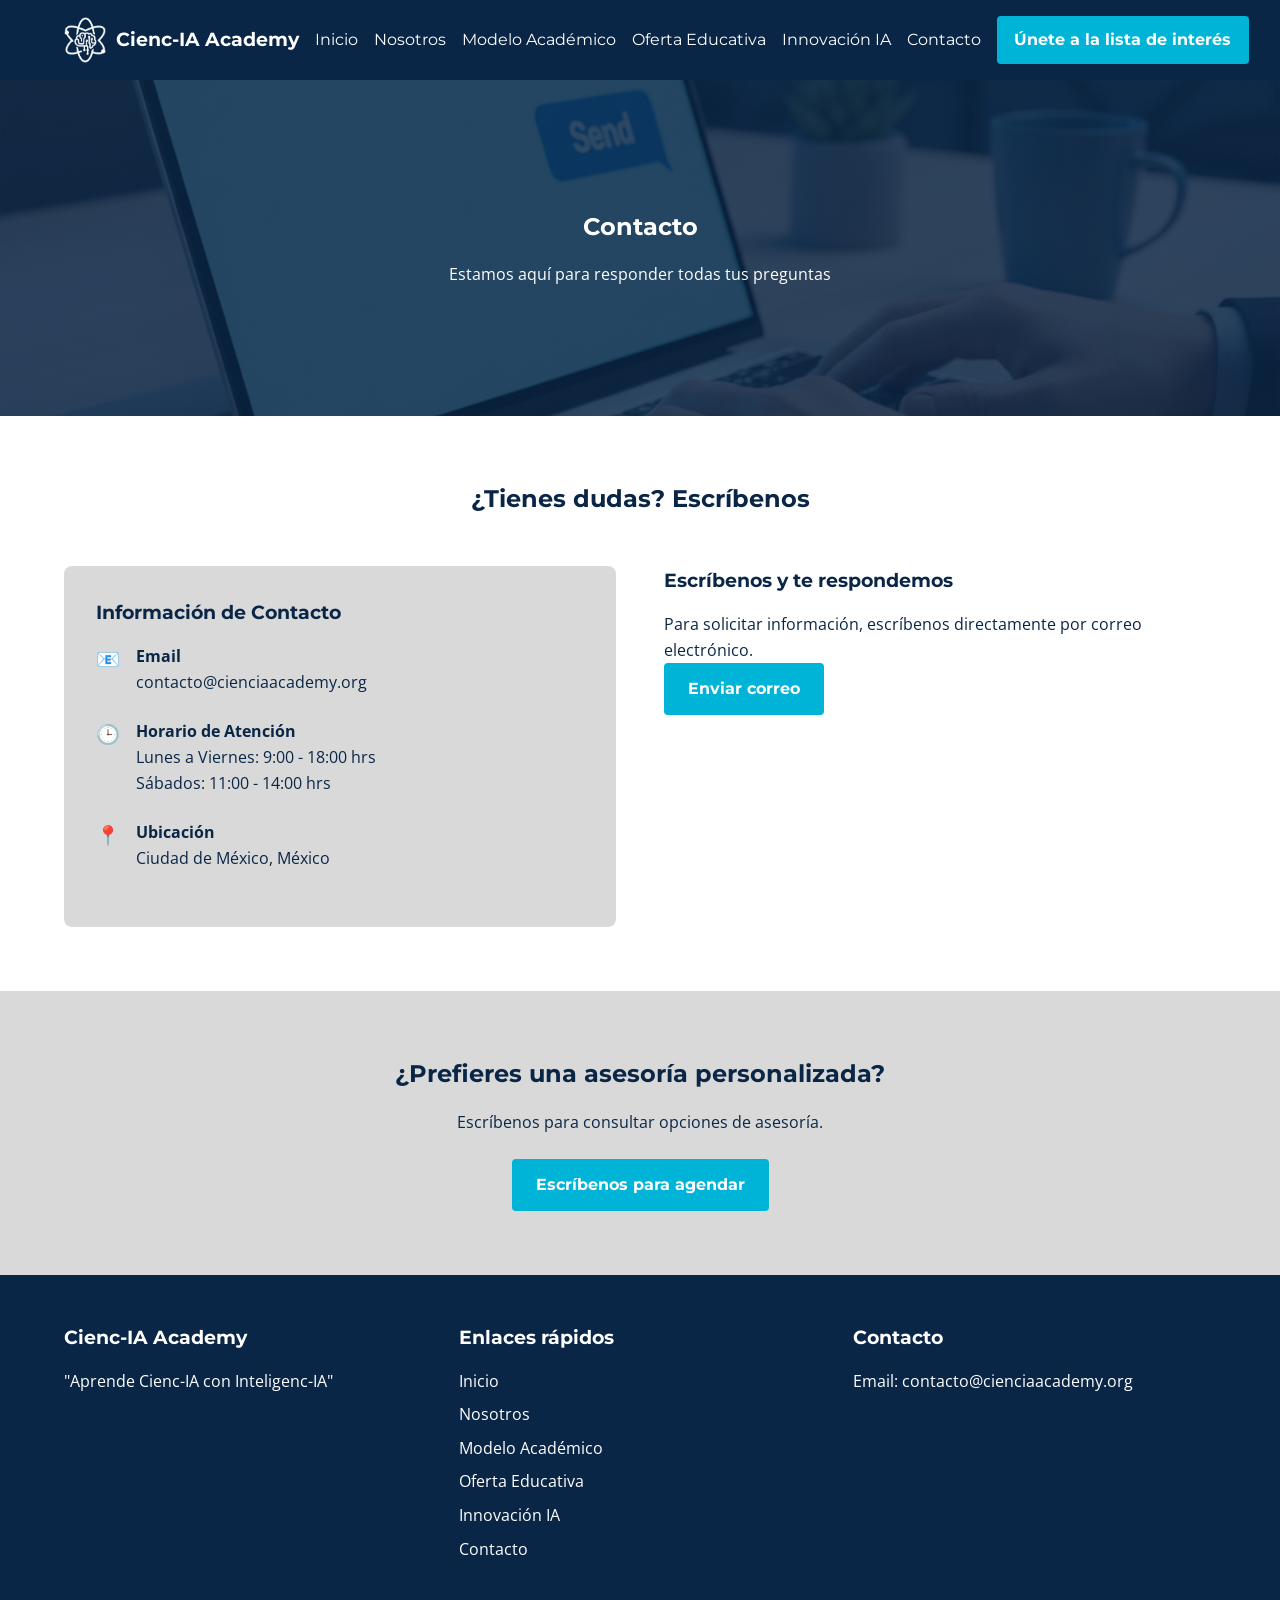
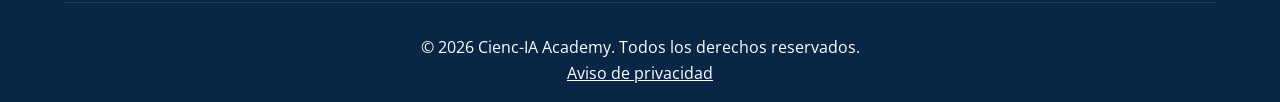
<file: pages/contacto.html>
<!DOCTYPE html>
<html lang="es">
<head>
    <meta charset="UTF-8">
    <meta name="viewport" content="width=device-width, initial-scale=1.0">
    <title>Contacto - Cienc-IA Academy</title>
    <link rel="preconnect" href="https://fonts.googleapis.com">
    <link rel="preconnect" href="https://fonts.gstatic.com" crossorigin>
    <link href="https://fonts.googleapis.com/css2?family=Montserrat:wght@700&family=Open+Sans&display=swap" rel="stylesheet">
    <style>
        :root {
            --azul-profundo: #0A2647;
            --cian-brillante: #00B4D8;
            --blanco-puro: #FFFFFF;
            --verde-cientifico: #52B788;
            --gris-neutro: #D9D9D9;
        }

        * {
            margin: 0;
            padding: 0;
            box-sizing: border-box;
        }

        body {
            font-family: 'Open Sans', sans-serif;
            color: var(--azul-profundo);
            line-height: 1.6;
            background-color: var(--blanco-puro);
        }

        h1, h2, h3, h4, h5, h6 {
            font-family: 'Montserrat', sans-serif;
            font-weight: 700;
            margin-bottom: 1rem;
        }

        .container {
            width: 90%;
            max-width: 1200px;
            margin: 0 auto;
        }

        section {
            padding: 4rem 0;
        }

        .section-title {
            text-align: center;
            margin-bottom: 3rem;
            color: var(--azul-profundo);
        }

        .btn {
            display: inline-block;
            background-color: var(--cian-brillante);
            color: var(--blanco-puro);
            padding: 0.8rem 1.5rem;
            border-radius: 4px;
            text-decoration: none;
            font-family: 'Montserrat', sans-serif;
            font-weight: 700;
            transition: all 0.3s ease;
            border: none;
            cursor: pointer;
        }

        .btn:hover {
            background-color: var(--azul-profundo);
        }

        /* Header */
        header {
            background-color: var(--azul-profundo);
            padding: 1rem 0;
            position: sticky;
            top: 0;
            z-index: 1000;
        }

        .header-container {
            display: flex;
            justify-content: space-between;
            align-items: center;
        }

        .logo {
            height: 60px;
            display: block;
        }

        nav ul {
            display: flex;
            list-style: none;
        }

        nav li {
            margin-left: 1.5rem;
        }

        nav a {
            color: var(--blanco-puro);
            text-decoration: none;
            font-family: 'Montserrat', sans-serif;
        }

        .mobile-menu-btn {
            display: none;
            background: none;
            border: none;
            color: var(--blanco-puro);
            font-size: 1.5rem;
            cursor: pointer;
        }

        /* Hero Section */
        .hero-contacto {
            background: linear-gradient(rgba(10, 38, 71, 0.8), rgba(10, 38, 71, 0.8)), url('../assets/images/hero/hero-contacto.jpg');
            background-size: cover;
            background-position: center;
            color: var(--blanco-puro);
            text-align: center;
            padding: 8rem 0;
        }

        /* Contact Section */
        .contact-section {
            display: grid;
            grid-template-columns: repeat(auto-fit, minmax(300px, 1fr));
            gap: 3rem;
        }

        .contact-info {
            background-color: var(--gris-neutro);
            padding: 2rem;
            border-radius: 8px;
        }

        .contact-item {
            display: flex;
            align-items: flex-start;
            margin-bottom: 1.5rem;
        }

        .contact-icon {
            margin-right: 1rem;
            color: var(--cian-brillante);
            font-size: 1.2rem;
        }

        .form-group {
            margin-bottom: 1.5rem;
        }

        .form-group label {
            display: block;
            margin-bottom: 0.5rem;
            font-weight: bold;
        }

        .form-group input,
        .form-group select,
        .form-group textarea {
            width: 100%;
            padding: 0.8rem;
            border: 1px solid var(--gris-neutro);
            border-radius: 4px;
            font-family: 'Open Sans', sans-serif;
        }

        .form-group textarea {
            height: 120px;
            resize: vertical;
        }

        /* Footer */
        footer {
            background-color: var(--azul-profundo);
            color: var(--blanco-puro);
            padding: 3rem 0 1rem;
        }

        .footer-content {
            display: grid;
            grid-template-columns: repeat(auto-fit, minmax(250px, 1fr));
            gap: 2rem;
            margin-bottom: 2rem;
        }

        .footer-column ul {
            list-style: none;
        }

        .footer-column li {
            margin-bottom: 0.5rem;
        }

        .footer-column a {
            color: var(--blanco-puro);
            text-decoration: none;
            transition: color 0.3s ease;
        }

        .footer-column a:hover {
            color: var(--cian-brillante);
        }

        .footer-bottom {
            text-align: center;
            padding-top: 2rem;
            border-top: 1px solid rgba(255, 255, 255, 0.1);
        }
        /* Responsive */
        @media (max-width: 768px) {
            .mobile-menu-btn {
                display: block;
            }

            nav ul {
                display: none;
                flex-direction: column;
                position: absolute;
                top: 100%;
                left: 0;
                width: 100%;
                background-color: var(--azul-profundo);
                padding: 1rem 0;
            }

            nav ul.active {
                display: flex;
            }

            nav li {
                margin: 0;
                text-align: center;
                padding: 0.5rem 0;
            }
        }

        /* Encabezado: logo horizontal y menú */
        .logo-link {
            display: flex;
            align-items: center;
            gap: 0.6rem;
            text-decoration: none;
        }

        .logo-icon {
            height: 46px;
            width: auto;
            display: block;
        }

        .brand {
            font-family: 'Montserrat', sans-serif;
            font-weight: 700;
            color: var(--blanco-puro);
            font-size: 1.2rem;
            line-height: 1;
            white-space: nowrap;
        }

        nav ul {
            align-items: center;
        }

        nav a {
            white-space: nowrap;
        }

        nav li {
            margin-left: 1rem;
        }

        nav .btn {
            padding: 0.7rem 1.1rem;
        }

        @media (max-width: 1279px) {
            .header-container {
                justify-content: flex-start;
            }

            .mobile-menu-btn {
                display: block;
                font-size: 2rem;
                line-height: 1;
                margin-right: 1rem;
            }

            nav ul {
                display: none;
                flex-direction: column;
                position: absolute;
                top: 100%;
                left: 0;
                width: 100%;
                background-color: var(--azul-profundo);
                padding: 1rem 0;
            }

            nav ul.active {
                display: flex;
            }

            nav li {
                margin: 0;
                text-align: center;
                padding: 0.5rem 0;
            }
        }

        @media (max-width: 768px) {
            .logo-icon {
                height: 40px;
            }

            .brand {
                font-size: 1.1rem;
            }
        }
    </style>
</head>
<body>
    <!-- Header -->
    <header>
        <div class="container header-container">
            <button class="mobile-menu-btn" aria-label="Abrir menú">☰</button>
            <a href="../index.html" class="logo-link" aria-label="Ir al inicio"><img src="../assets/images/general/logo-icono.png" alt="" class="logo-icon"><span class="brand">Cienc-IA Academy</span></a>
            <nav>
                <ul>
                    <li><a href="../index.html">Inicio</a></li>
                    <li><a href="nosotros.html">Nosotros</a></li>
                    <li><a href="modelo-academico.html">Modelo Académico</a></li>
                    <li><a href="oferta-educativa.html">Oferta Educativa</a></li>
                    <li><a href="innovacion-ia.html">Innovación IA</a></li>
                    <li><a href="contacto.html">Contacto</a></li>
                    <li><a href="https://docs.google.com/forms/d/e/1FAIpQLScrqjBEIfdcCrmgaC7dbi5Xk3SQpHmgz5KaGYGZAWSR4q2AVg/viewform" class="btn" target="_blank" rel="noopener">Únete a la lista de interés</a></li>
                </ul>
            </nav>
        </div>
    </header>

    <!-- Hero Section -->
    <section class="hero-contacto">
        <div class="container">
            <h1>Contacto</h1>
            <p>Estamos aquí para responder todas tus preguntas</p>
        </div>
    </section>

    <!-- Contact Section -->
    <section>
        <div class="container">
            <h2 class="section-title">¿Tienes dudas? Escríbenos</h2>
            <div class="contact-section">
                <div class="contact-info">
                    <h3>Información de Contacto</h3>
                    <div class="contact-item">
                        <div class="contact-icon">📧</div>
                        <div>
                            <strong>Email</strong>
                            <p>contacto@cienciaacademy.org</p>
                        </div>
                    </div>
                    <div class="contact-item">
                        <div class="contact-icon">🕒</div>
                        <div>
                            <strong>Horario de Atención</strong>
                            <p>Lunes a Viernes: 9:00 - 18:00 hrs</p>
                            <p>Sábados: 11:00 - 14:00 hrs</p>
                        </div>
                    </div>
                    <div class="contact-item">
                        <div class="contact-icon">📍</div>
                        <div>
                            <strong>Ubicación</strong>
                            <p>Ciudad de México, México</p>
                        </div>
                    </div>
                </div>

                <div class="contact-form">
                    <h3>Escríbenos y te respondemos</h3>
                    <p>Para solicitar información, escríbenos directamente por correo electrónico.</p>
                    <a href="mailto:contacto@cienciaacademy.org" class="btn">Enviar correo</a>
                </div>
            </div>
        </div>
    </section>

    <!-- CTA Section -->
    <section style="background-color: var(--gris-neutro); text-align: center;">
        <div class="container">
            <h2>¿Prefieres una asesoría personalizada?</h2>
            <p>Escríbenos para consultar opciones de asesoría.</p>
            <a href="mailto:contacto@cienciaacademy.org?subject=Solicitud%20de%20asesor%C3%ADa" class="btn" style="margin-top: 1.5rem;">Escríbenos para agendar</a>
        </div>
    </section>

    <!-- Footer -->
    <footer>
        <div class="container">
            <div class="footer-content">
                <div class="footer-column">
                    <h3>Cienc-IA Academy</h3>
                    <p>"Aprende Cienc-IA con Inteligenc-IA"</p>
                </div>
                <div class="footer-column">
                    <h3>Enlaces rápidos</h3>
                    <ul>
                        <li><a href="../index.html">Inicio</a></li>
                        <li><a href="nosotros.html">Nosotros</a></li>
                        <li><a href="modelo-academico.html">Modelo Académico</a></li>
                        <li><a href="oferta-educativa.html">Oferta Educativa</a></li>
                        <li><a href="innovacion-ia.html">Innovación IA</a></li>
                        <li><a href="contacto.html">Contacto</a></li>

                    </ul>
                </div>
                <div class="footer-column">
                    <h3>Contacto</h3>
                    <p>Email: contacto@cienciaacademy.org</p>
                </div>
            </div>
            <div class="footer-bottom">
                <p>&copy; 2026 Cienc-IA Academy. Todos los derechos reservados.</p>
                <p><a href="aviso-de-privacidad.html" style="color: inherit;">Aviso de privacidad</a></p>
            </div>
        </div>
    </footer>


    <script>
        // Mobile menu toggle
        document.querySelector('.mobile-menu-btn').addEventListener('click', function() {
            document.querySelector('nav ul').classList.toggle('active');
        });
    </script>
</body>
</html>
</file>
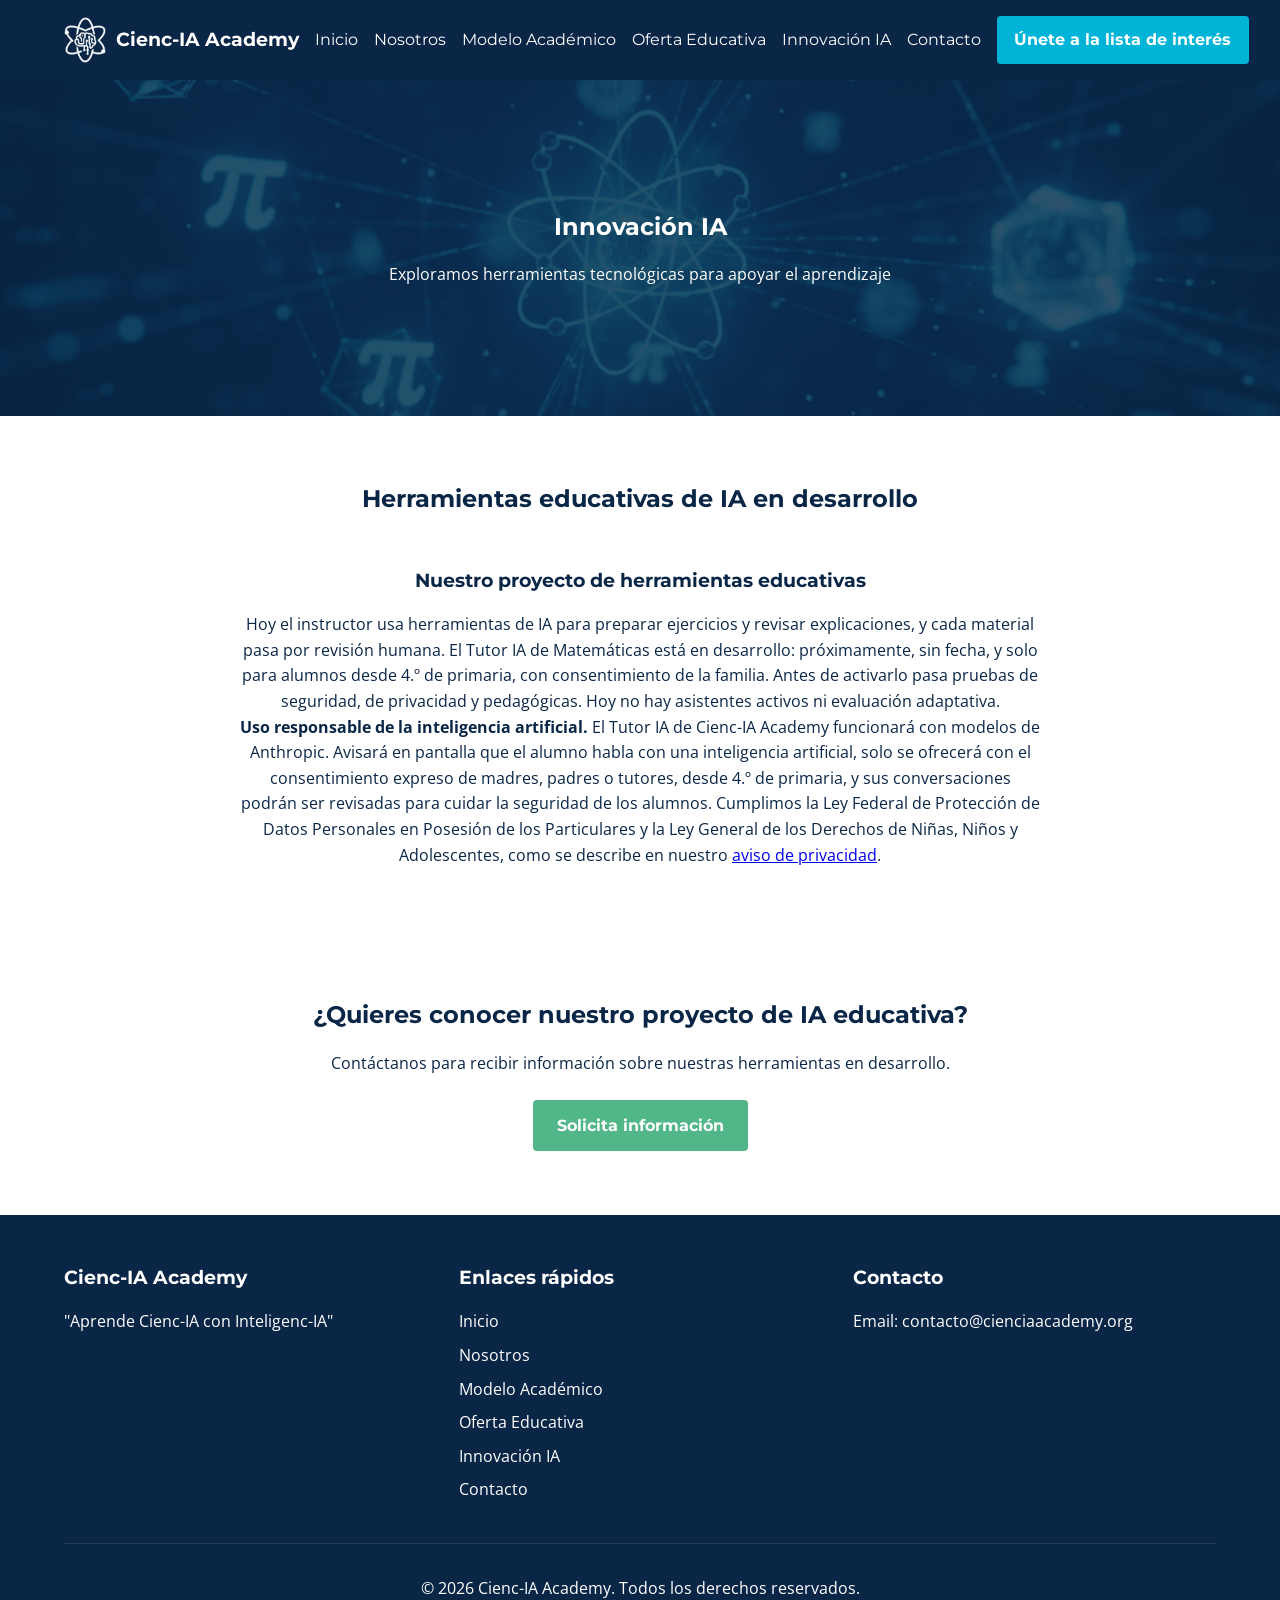
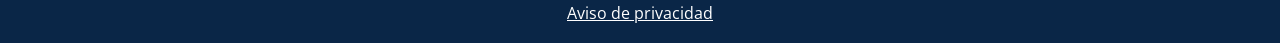
<file: pages/innovacion-ia.html>
<!DOCTYPE html>
<html lang="es">
<head>
    <meta charset="UTF-8">
    <meta name="viewport" content="width=device-width, initial-scale=1.0">
    <title>Innovación IA - Cienc-IA Academy</title>
    <link rel="preconnect" href="https://fonts.googleapis.com">
    <link rel="preconnect" href="https://fonts.gstatic.com" crossorigin>
    <link href="https://fonts.googleapis.com/css2?family=Montserrat:wght@700&family=Open+Sans&display=swap" rel="stylesheet">
    <style>
        :root {
            --azul-profundo: #0A2647;
            --cian-brillante: #00B4D8;
            --blanco-puro: #FFFFFF;
            --verde-cientifico: #52B788;
            --gris-neutro: #D9D9D9;
            --azul-iconos: #1A4B8C;
        }

        * {
            margin: 0;
            padding: 0;
            box-sizing: border-box;
        }

        body {
            font-family: 'Open Sans', sans-serif;
            color: var(--azul-profundo);
            line-height: 1.6;
            background-color: var(--blanco-puro);
        }

        h1, h2, h3, h4, h5, h6 {
            font-family: 'Montserrat', sans-serif;
            font-weight: 700;
            margin-bottom: 1rem;
        }

        .container {
            width: 90%;
            max-width: 1200px;
            margin: 0 auto;
        }

        section {
            padding: 4rem 0;
        }

        .section-title {
            text-align: center;
            margin-bottom: 3rem;
            color: var(--azul-profundo);
        }

        .btn {
            display: inline-block;
            background-color: var(--cian-brillante);
            color: var(--blanco-puro);
            padding: 0.8rem 1.5rem;
            border-radius: 4px;
            text-decoration: none;
            font-family: 'Montserrat', sans-serif;
            font-weight: 700;
            transition: all 0.3s ease;
        }

        .btn:hover {
            background-color: var(--azul-profundo);
        }

        /* Header */
        header {
            background-color: var(--azul-profundo);
            padding: 1rem 0;
            position: sticky;
            top: 0;
            z-index: 1000;
        }

        .header-container {
            display: flex;
            justify-content: space-between;
            align-items: center;
        }

        .logo {
            height: 60px;
            display: block;
        }

        nav ul {
            display: flex;
            list-style: none;
        }

        nav li {
            margin-left: 1.5rem;
        }

        nav a {
            color: var(--blanco-puro);
            text-decoration: none;
            font-family: 'Montserrat', sans-serif;
        }

        .mobile-menu-btn {
            display: none;
            background: none;
            border: none;
            color: var(--blanco-puro);
            font-size: 1.5rem;
            cursor: pointer;
        }

        /* Hero Section */
        .hero-ia {
            background: linear-gradient(rgba(10, 38, 71, 0.8), rgba(10, 38, 71, 0.8)), url('../assets/images/hero/hero-ia.jpg');
            background-size: cover;
            background-position: center;
            color: var(--blanco-puro);
            text-align: center;
            padding: 8rem 0;
        }

        /* Ecosystem Section */
        .ecosystem-section {
            text-align: center;
            max-width: 800px;
            margin: 0 auto;
        }

        /* Tools Section */
        .tools-grid {
            display: grid;
            grid-template-columns: repeat(auto-fit, minmax(300px, 1fr));
            gap: 2rem;
        }

        .tool-card {
            background-color: var(--blanco-puro);
            border-radius: 8px;
            padding: 2.5rem 2rem;
            box-shadow: 0 4px 15px rgba(0, 0, 0, 0.1);
            text-align: center;
            transition: transform 0.3s ease, box-shadow 0.3s ease;
        }

        .tool-card:hover {
            transform: translateY(-5px);
            box-shadow: 0 8px 25px rgba(0, 0, 0, 0.15);
        }

        .tool-icon {
            margin-bottom: 1.5rem;
            display: flex;
            justify-content: center;
            align-items: center;
            height: 140px;
        }

        .tool-icon img {
            width: 120px;
            height: 120px;
            object-fit: contain;
            filter: brightness(0) saturate(100%) invert(22%) sepia(70%) saturate(1500%) hue-rotate(200deg) brightness(90%) contrast(90%);
        }

        .ai-assistants {
            background-color: var(--gris-neutro);
        }

        .assistants-grid {
            display: grid;
            grid-template-columns: repeat(auto-fit, minmax(250px, 1fr));
            gap: 1.5rem;
        }

        .assistant-card {
            background-color: var(--blanco-puro);
            border-radius: 8px;
            padding: 2rem 1.5rem;
            text-align: center;
            box-shadow: 0 4px 10px rgba(0, 0, 0, 0.1);
            transition: transform 0.3s ease;
        }

        .assistant-card:hover {
            transform: translateY(-3px);
        }

        .assistant-icon {
            margin-bottom: 1.5rem;
            display: flex;
            justify-content: center;
            align-items: center;
            height: 120px;
        }

        .assistant-icon img {
            width: 100px;
            height: 100px;
            object-fit: contain;
            filter: brightness(0) saturate(100%) invert(22%) sepia(70%) saturate(1500%) hue-rotate(200deg) brightness(90%) contrast(90%);
        }

        .content-block {
            max-width: 800px;
            margin: 0 auto;
            text-align: center;
        }

        /* Footer */
        footer {
            background-color: var(--azul-profundo);
            color: var(--blanco-puro);
            padding: 3rem 0 1rem;
        }

        .footer-content {
            display: grid;
            grid-template-columns: repeat(auto-fit, minmax(250px, 1fr));
            gap: 2rem;
            margin-bottom: 2rem;
        }

        .footer-column ul {
            list-style: none;
        }

        .footer-column li {
            margin-bottom: 0.5rem;
        }

        .footer-column a {
            color: var(--blanco-puro);
            text-decoration: none;
        }

        .footer-bottom {
            text-align: center;
            padding-top: 2rem;
            border-top: 1px solid rgba(255, 255, 255, 0.1);
        }
        /* Responsive */
        @media (max-width: 768px) {
            .mobile-menu-btn {
                display: block;
            }

            nav ul {
                display: none;
                flex-direction: column;
                position: absolute;
                top: 100%;
                left: 0;
                width: 100%;
                background-color: var(--azul-profundo);
                padding: 1rem 0;
            }

            nav ul.active {
                display: flex;
            }

            nav li {
                margin: 0;
                text-align: center;
                padding: 0.5rem 0;
            }
        }

        /* Encabezado: logo horizontal y menú */
        .logo-link {
            display: flex;
            align-items: center;
            gap: 0.6rem;
            text-decoration: none;
        }

        .logo-icon {
            height: 46px;
            width: auto;
            display: block;
        }

        .brand {
            font-family: 'Montserrat', sans-serif;
            font-weight: 700;
            color: var(--blanco-puro);
            font-size: 1.2rem;
            line-height: 1;
            white-space: nowrap;
        }

        nav ul {
            align-items: center;
        }

        nav a {
            white-space: nowrap;
        }

        nav li {
            margin-left: 1rem;
        }

        nav .btn {
            padding: 0.7rem 1.1rem;
        }

        @media (max-width: 1279px) {
            .header-container {
                justify-content: flex-start;
            }

            .mobile-menu-btn {
                display: block;
                font-size: 2rem;
                line-height: 1;
                margin-right: 1rem;
            }

            nav ul {
                display: none;
                flex-direction: column;
                position: absolute;
                top: 100%;
                left: 0;
                width: 100%;
                background-color: var(--azul-profundo);
                padding: 1rem 0;
            }

            nav ul.active {
                display: flex;
            }

            nav li {
                margin: 0;
                text-align: center;
                padding: 0.5rem 0;
            }
        }

        @media (max-width: 768px) {
            .logo-icon {
                height: 40px;
            }

            .brand {
                font-size: 1.1rem;
            }
        }
    </style>
</head>
<body>
    <!-- Header -->
    <header>
        <div class="container header-container">
            <button class="mobile-menu-btn" aria-label="Abrir menú">☰</button>
            <a href="../index.html" class="logo-link" aria-label="Ir al inicio"><img src="../assets/images/general/logo-icono.png" alt="" class="logo-icon"><span class="brand">Cienc-IA Academy</span></a>
            <nav>
                <ul>
                    <li><a href="../index.html">Inicio</a></li>
                    <li><a href="nosotros.html">Nosotros</a></li>
                    <li><a href="modelo-academico.html">Modelo Académico</a></li>
                    <li><a href="oferta-educativa.html">Oferta Educativa</a></li>
                    <li><a href="innovacion-ia.html">Innovación IA</a></li>
                    <li><a href="contacto.html">Contacto</a></li>
                    <li><a href="https://docs.google.com/forms/d/e/1FAIpQLScrqjBEIfdcCrmgaC7dbi5Xk3SQpHmgz5KaGYGZAWSR4q2AVg/viewform" class="btn" target="_blank" rel="noopener">Únete a la lista de interés</a></li>
                </ul>
            </nav>
        </div>
    </header>

    <!-- Hero Section -->
    <section class="hero-ia">
        <div class="container">
            <h1>Innovación IA</h1>
            <p>Exploramos herramientas tecnológicas para apoyar el aprendizaje</p>
        </div>
    </section>

    <!-- Advantage Section -->
    <section>
        <div class="container">
            <h2 class="section-title">Herramientas educativas de IA en desarrollo</h2>
            <div class="ecosystem-section">
                <h3>Nuestro proyecto de herramientas educativas</h3>
                <p>Hoy el instructor usa herramientas de IA para preparar ejercicios y revisar explicaciones, y cada material pasa por revisión humana. El Tutor IA de Matemáticas está en desarrollo: próximamente, sin fecha, y solo para alumnos desde 4.º de primaria, con consentimiento de la familia. Antes de activarlo pasa pruebas de seguridad, de privacidad y pedagógicas. Hoy no hay asistentes activos ni evaluación adaptativa.</p>
                <p><strong>Uso responsable de la inteligencia artificial.</strong> El Tutor IA de Cienc-IA Academy funcionará con modelos de Anthropic. Avisará en pantalla que el alumno habla con una inteligencia artificial, solo se ofrecerá con el consentimiento expreso de madres, padres o tutores, desde 4.º de primaria, y sus conversaciones podrán ser revisadas para cuidar la seguridad de los alumnos. Cumplimos la Ley Federal de Protección de Datos Personales en Posesión de los Particulares y la Ley General de los Derechos de Niñas, Niños y Adolescentes, como se describe en nuestro <a href="aviso-de-privacidad.html">aviso de privacidad</a>.</p>
            </div>
        </div>
    </section>

    <!-- CTA Section -->
    <section style="text-align: center;">
        <div class="container">
            <h2>¿Quieres conocer nuestro proyecto de IA educativa?</h2>
            <p>Contáctanos para recibir información sobre nuestras herramientas en desarrollo.</p>
            <a href="contacto.html" class="btn" style="background-color: var(--verde-cientifico); margin-top: 1.5rem;">Solicita información</a>
        </div>
    </section>

    <!-- Footer -->
    <footer>
        <div class="container">
            <div class="footer-content">
                <div class="footer-column">
                    <h3>Cienc-IA Academy</h3>
                    <p>"Aprende Cienc-IA con Inteligenc-IA"</p>
                </div>
                <div class="footer-column">
                    <h3>Enlaces rápidos</h3>
                    <ul>
                        <li><a href="../index.html">Inicio</a></li>
                        <li><a href="nosotros.html">Nosotros</a></li>
                        <li><a href="modelo-academico.html">Modelo Académico</a></li>
                        <li><a href="oferta-educativa.html">Oferta Educativa</a></li>
                        <li><a href="innovacion-ia.html">Innovación IA</a></li>
                        <li><a href="contacto.html">Contacto</a></li>
                    </ul>
                </div>
                <div class="footer-column">
                    <h3>Contacto</h3>
                    <p>Email: contacto@cienciaacademy.org</p>
                </div>
            </div>
            <div class="footer-bottom">
                <p>&copy; 2026 Cienc-IA Academy. Todos los derechos reservados.</p>
                <p><a href="aviso-de-privacidad.html" style="color: inherit;">Aviso de privacidad</a></p>
            </div>
        </div>
    </footer>
    <script>
        // Mobile menu toggle
        document.querySelector('.mobile-menu-btn').addEventListener('click', function() {
            document.querySelector('nav ul').classList.toggle('active');
        });
    </script>
</body>
</html>
</file>
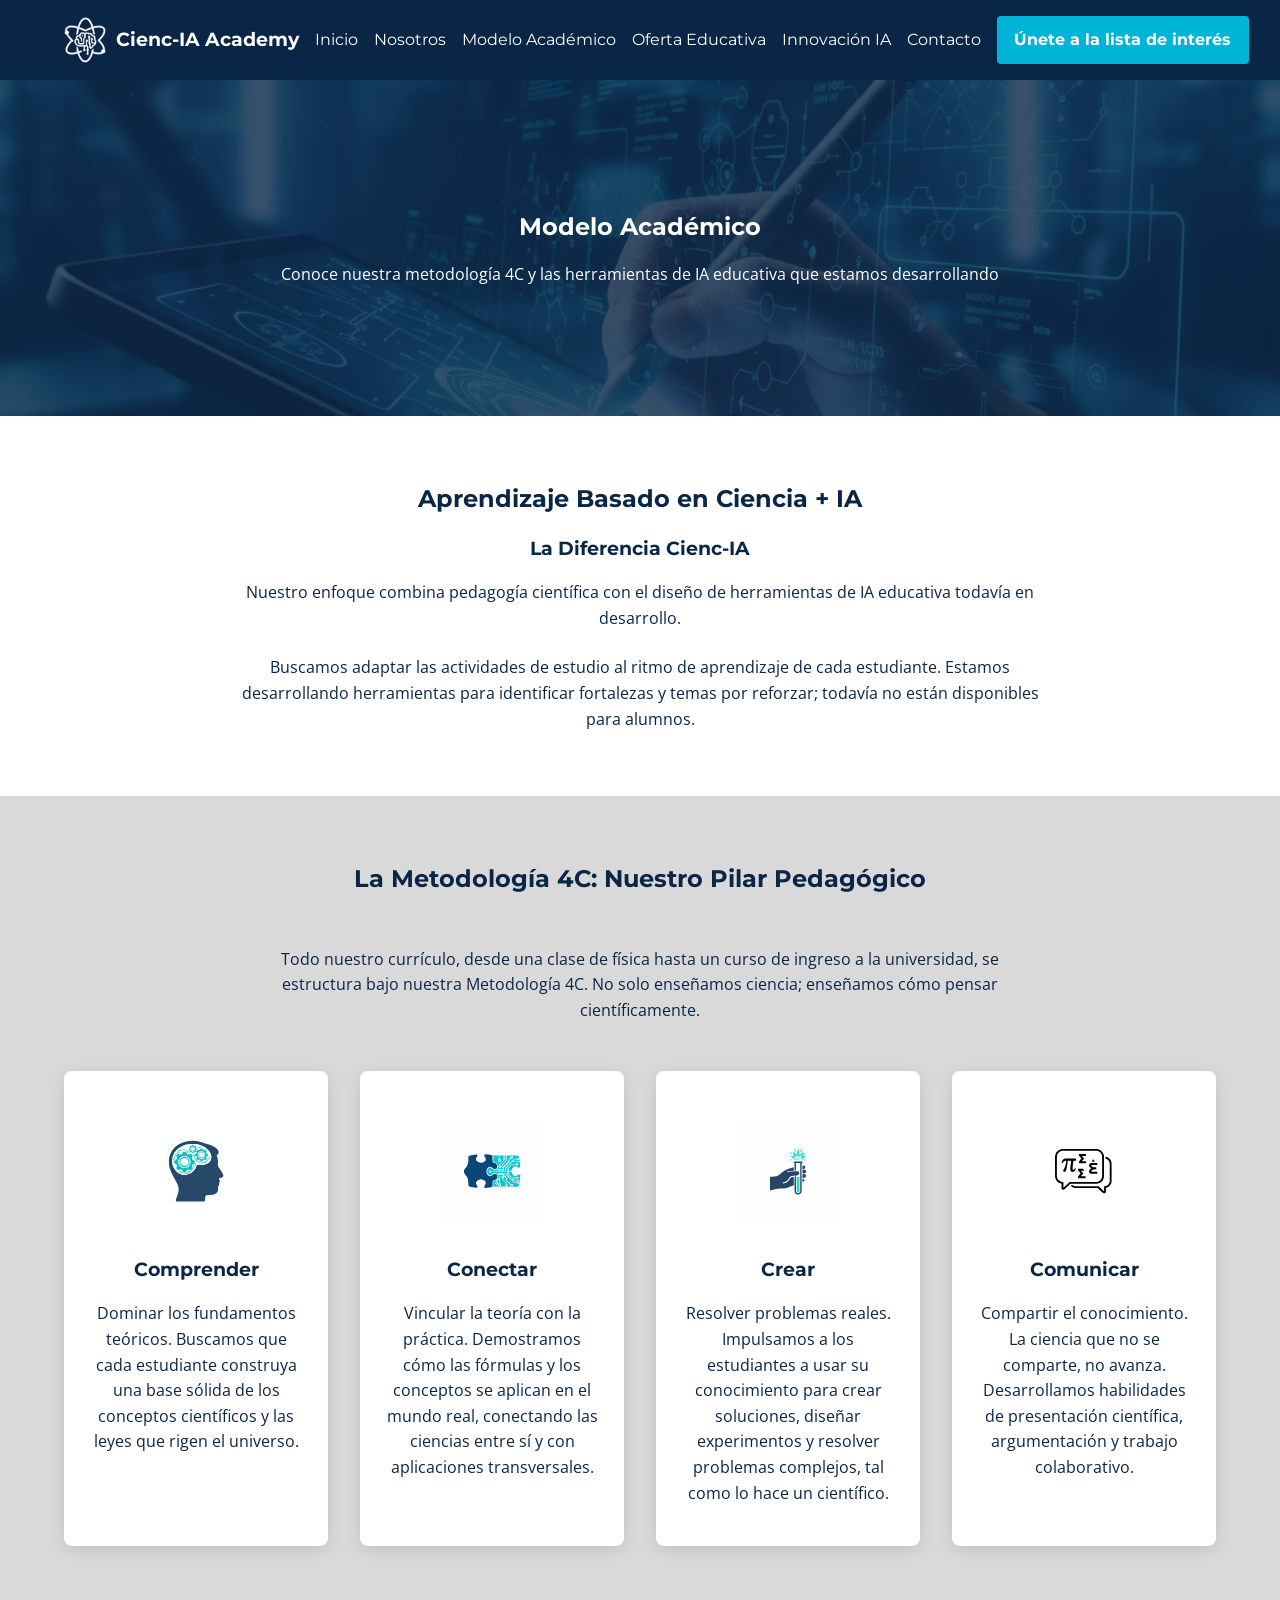
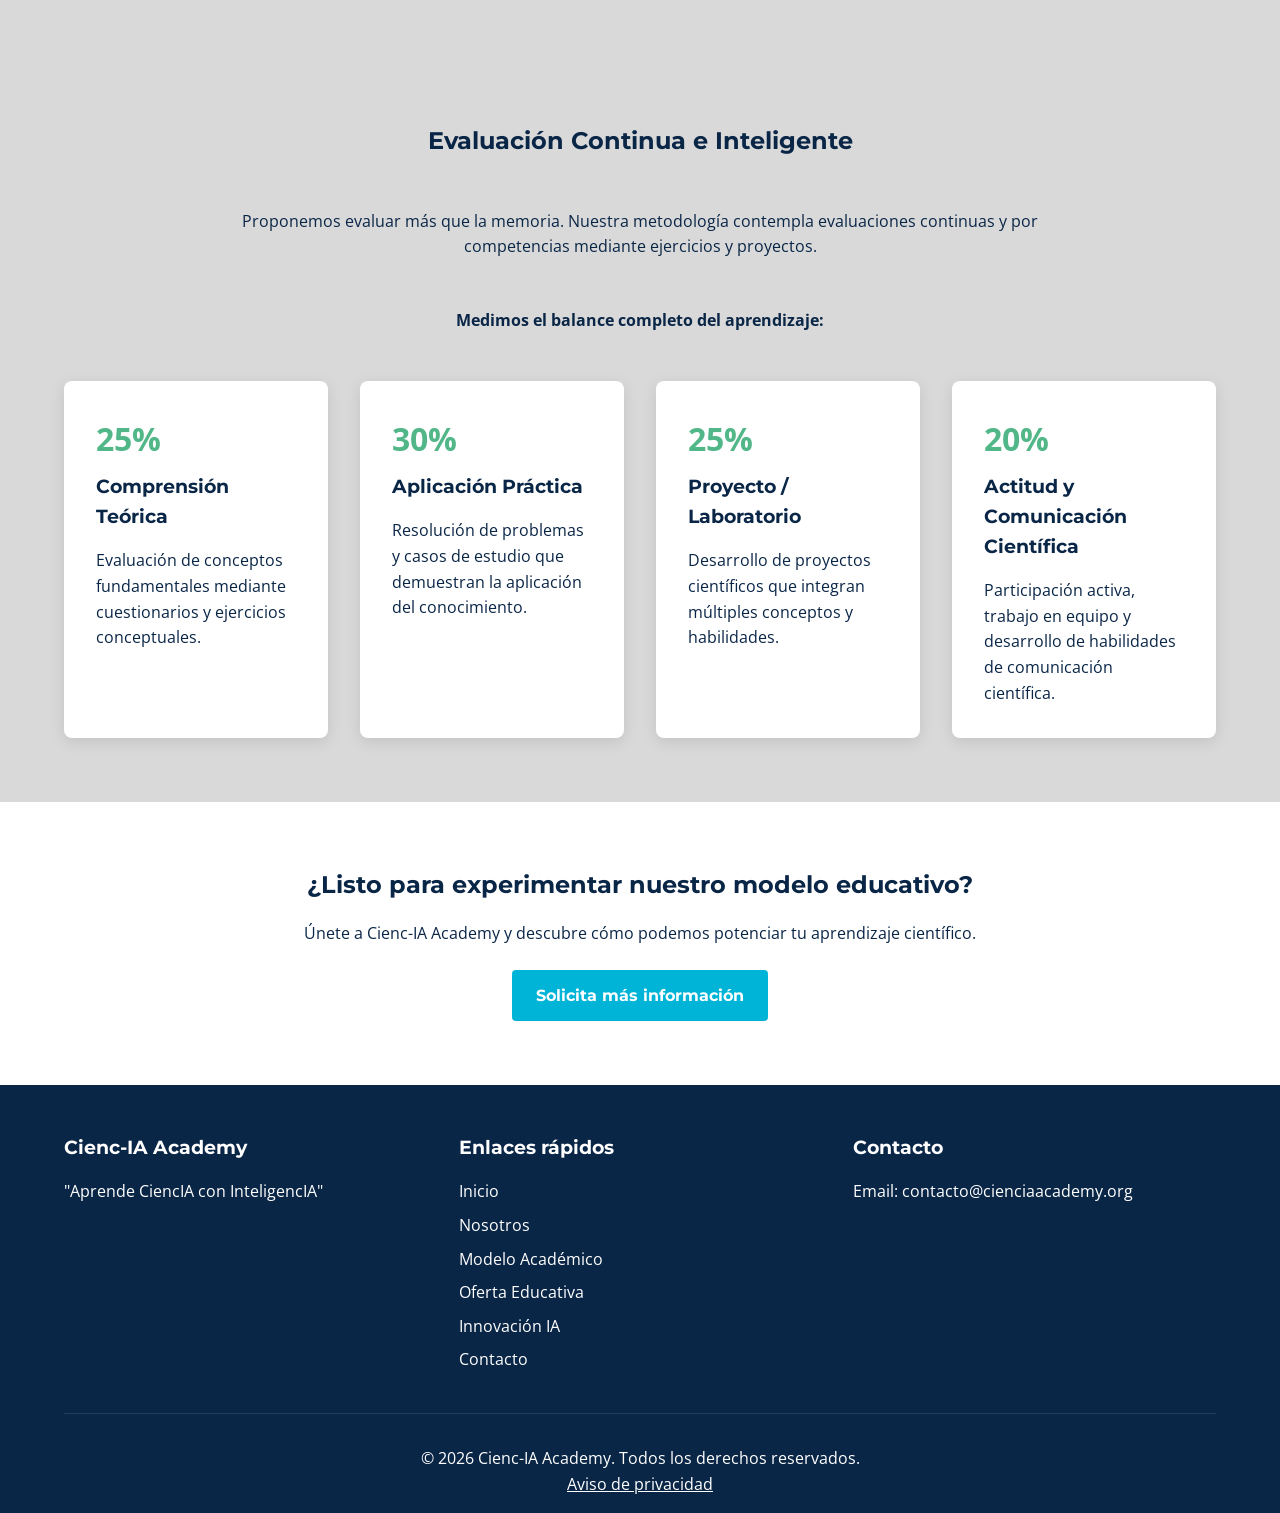
<file: pages/modelo-academico.html>
<!DOCTYPE html>
<html lang="es">
<head>
    <meta charset="UTF-8">
    <meta name="viewport" content="width=device-width, initial-scale=1.0">
    <title>Modelo Académico - Cienc-IA Academy</title>
    <link rel="preconnect" href="https://fonts.googleapis.com">
    <link rel="preconnect" href="https://fonts.gstatic.com" crossorigin>
    <link href="https://fonts.googleapis.com/css2?family=Montserrat:wght@700&family=Open+Sans&display=swap" rel="stylesheet">
    <style>
        :root {
            --azul-profundo: #0A2647;
            --cian-brillante: #00B4D8;
            --blanco-puro: #FFFFFF;
            --verde-cientifico: #52B788;
            --gris-neutro: #D9D9D9;
            --azul-iconos: #1A4B8C;
        }

        * {
            margin: 0;
            padding: 0;
            box-sizing: border-box;
        }

        body {
            font-family: 'Open Sans', sans-serif;
            color: var(--azul-profundo);
            line-height: 1.6;
            background-color: var(--blanco-puro);
        }

        h1, h2, h3, h4, h5, h6 {
            font-family: 'Montserrat', sans-serif;
            font-weight: 700;
            margin-bottom: 1rem;
        }

        .container {
            width: 90%;
            max-width: 1200px;
            margin: 0 auto;
        }

        section {
            padding: 4rem 0;
        }

        .section-title {
            text-align: center;
            margin-bottom: 3rem;
            color: var(--azul-profundo);
        }

        .btn {
            display: inline-block;
            background-color: var(--cian-brillante);
            color: var(--blanco-puro);
            padding: 0.8rem 1.5rem;
            border-radius: 4px;
            text-decoration: none;
            font-family: 'Montserrat', sans-serif;
            font-weight: 700;
            transition: all 0.3s ease;
        }

        .btn:hover {
            background-color: var(--azul-profundo);
        }

        /* Header */
        header {
            background-color: var(--azul-profundo);
            padding: 1rem 0;
            position: sticky;
            top: 0;
            z-index: 1000;
        }

        .header-container {
            display: flex;
            justify-content: space-between;
            align-items: center;
        }

        .logo {
            height: 60px;
            display: block;
        }

        nav ul {
            display: flex;
            list-style: none;
        }

        nav li {
            margin-left: 1.5rem;
        }

        nav a {
            color: var(--blanco-puro);
            text-decoration: none;
            font-family: 'Montserrat', sans-serif;
        }

        .mobile-menu-btn {
            display: none;
            background: none;
            border: none;
            color: var(--blanco-puro);
            font-size: 1.5rem;
            cursor: pointer;
        }

        /* Hero Section */
        .hero-model {
            background: linear-gradient(rgba(10, 38, 71, 0.8), rgba(10, 38, 71, 0.8)), url('../assets/images/hero/hero-modelo.jpg');
            background-size: cover;
            background-position: center;
            color: var(--blanco-puro);
            text-align: center;
            padding: 8rem 0;
        }

        /* IA Learning Section */
        .ia-learning-section {
            text-align: center;
            padding: 4rem 0;
        }

        .ia-learning-content {
            max-width: 800px;
            margin: 0 auto;
        }

        /* Model 4C Section */
        .model-4c {
            display: grid;
            grid-template-columns: repeat(auto-fit, minmax(250px, 1fr));
            gap: 2rem;
            margin-bottom: 3rem;
        }

        .model-step {
            text-align: center;
            padding: 2.5rem 1.5rem;
            background-color: var(--blanco-puro);
            border-radius: 8px;
            box-shadow: 0 4px 15px rgba(0, 0, 0, 0.1);
            transition: transform 0.3s ease, box-shadow 0.3s ease;
        }

        .model-step:hover {
            transform: translateY(-5px);
            box-shadow: 0 8px 25px rgba(0, 0, 0, 0.15);
        }

        .model-step-icon {
            margin-bottom: 1.5rem;
            display: flex;
            justify-content: center;
            align-items: center;
            height: 120px;
        }

        .model-step-icon img {
            width: 100px;
            height: 100px;
            object-fit: contain;
            /* Se eliminó el filtro para mantener los colores originales */
        }

        /* Evaluation Section */
        .evaluation-section {
            background-color: var(--gris-neutro);
        }

        .evaluation-grid {
            display: grid;
            grid-template-columns: repeat(auto-fit, minmax(250px, 1fr));
            gap: 2rem;
        }

        .evaluation-item {
            background-color: var(--blanco-puro);
            padding: 2rem;
            border-radius: 8px;
            box-shadow: 0 4px 15px rgba(0, 0, 0, 0.1);
            transition: transform 0.3s ease;
        }

        .evaluation-item:hover {
            transform: translateY(-3px);
        }

        .evaluation-percentage {
            font-size: 2rem;
            font-weight: bold;
            color: var(--verde-cientifico);
            margin-bottom: 0.5rem;
        }

        .content-center {
            text-align: center;
            max-width: 800px;
            margin: 0 auto;
        }

        /* Footer */
        footer {
            background-color: var(--azul-profundo);
            color: var(--blanco-puro);
            padding: 3rem 0 1rem;
        }

        .footer-content {
            display: grid;
            grid-template-columns: repeat(auto-fit, minmax(250px, 1fr));
            gap: 2rem;
            margin-bottom: 2rem;
        }

        .footer-column ul {
            list-style: none;
        }

        .footer-column li {
            margin-bottom: 0.5rem;
        }

        .footer-column a {
            color: var(--blanco-puro);
            text-decoration: none;
        }

        .footer-bottom {
            text-align: center;
            padding-top: 2rem;
            border-top: 1px solid rgba(255, 255, 255, 0.1);
        }
        /* Responsive */
        @media (max-width: 768px) {
            .mobile-menu-btn {
                display: block;
            }

            nav ul {
                display: none;
                flex-direction: column;
                position: absolute;
                top: 100%;
                left: 0;
                width: 100%;
                background-color: var(--azul-profundo);
                padding: 1rem 0;
            }

            nav ul.active {
                display: flex;
            }

            nav li {
                margin: 0;
                text-align: center;
                padding: 0.5rem 0;
            }
        }

        /* Encabezado: logo horizontal y menú */
        .logo-link {
            display: flex;
            align-items: center;
            gap: 0.6rem;
            text-decoration: none;
        }

        .logo-icon {
            height: 46px;
            width: auto;
            display: block;
        }

        .brand {
            font-family: 'Montserrat', sans-serif;
            font-weight: 700;
            color: var(--blanco-puro);
            font-size: 1.2rem;
            line-height: 1;
            white-space: nowrap;
        }

        nav ul {
            align-items: center;
        }

        nav a {
            white-space: nowrap;
        }

        nav li {
            margin-left: 1rem;
        }

        nav .btn {
            padding: 0.7rem 1.1rem;
        }

        @media (max-width: 1279px) {
            .header-container {
                justify-content: flex-start;
            }

            .mobile-menu-btn {
                display: block;
                font-size: 2rem;
                line-height: 1;
                margin-right: 1rem;
            }

            nav ul {
                display: none;
                flex-direction: column;
                position: absolute;
                top: 100%;
                left: 0;
                width: 100%;
                background-color: var(--azul-profundo);
                padding: 1rem 0;
            }

            nav ul.active {
                display: flex;
            }

            nav li {
                margin: 0;
                text-align: center;
                padding: 0.5rem 0;
            }
        }

        @media (max-width: 768px) {
            .logo-icon {
                height: 40px;
            }

            .brand {
                font-size: 1.1rem;
            }
        }
    </style>
</head>
<body>
    <!-- Header -->
    <header>
        <div class="container header-container">
            <button class="mobile-menu-btn" aria-label="Abrir menú">☰</button>
            <a href="../index.html" class="logo-link" aria-label="Ir al inicio"><img src="../assets/images/general/logo-icono.png" alt="" class="logo-icon"><span class="brand">Cienc-IA Academy</span></a>
            <nav>
                <ul>
                    <li><a href="../index.html">Inicio</a></li>
                    <li><a href="nosotros.html">Nosotros</a></li>
                    <li><a href="modelo-academico.html">Modelo Académico</a></li>
                    <li><a href="oferta-educativa.html">Oferta Educativa</a></li>
                    <li><a href="innovacion-ia.html">Innovación IA</a></li>
                    <li><a href="contacto.html">Contacto</a></li>
                    <li><a href="https://docs.google.com/forms/d/e/1FAIpQLScrqjBEIfdcCrmgaC7dbi5Xk3SQpHmgz5KaGYGZAWSR4q2AVg/viewform" class="btn" target="_blank" rel="noopener">Únete a la lista de interés</a></li>
                </ul>
            </nav>
        </div>
    </header>

    <!-- Hero Section -->
    <section class="hero-model">
        <div class="container">
            <h1>Modelo Académico</h1>
            <p>Conoce nuestra metodología 4C y las herramientas de IA educativa que estamos desarrollando</p>
        </div>
    </section>

    <!-- IA Learning Section -->
    <section class="ia-learning-section">
        <div class="container">
            <h2>Aprendizaje Basado en Ciencia + IA</h2>
            <div class="ia-learning-content">
                <h3>La Diferencia Cienc-IA</h3>
                <p>Nuestro enfoque combina pedagogía científica con el diseño de herramientas de IA educativa todavía en desarrollo.</p>
                <p style="margin-top: 1.5rem;">Buscamos adaptar las actividades de estudio al ritmo de aprendizaje de cada estudiante. Estamos desarrollando herramientas para identificar fortalezas y temas por reforzar; todavía no están disponibles para alumnos.</p>
            </div>
        </div>
    </section>

    <!-- Model 4C Section -->
    <section style="background-color: var(--gris-neutro);">
        <div class="container">
            <h2 class="section-title">La Metodología 4C: Nuestro Pilar Pedagógico</h2>
            <p class="content-center" style="margin-bottom: 3rem;">Todo nuestro currículo, desde una clase de física hasta un curso de ingreso a la universidad, se estructura bajo nuestra Metodología 4C. No solo enseñamos ciencia; enseñamos cómo pensar científicamente.</p>
            <div class="model-4c">
                <div class="model-step">
                    <div class="model-step-icon">
                        <img src="../assets/images/icons/icon-comprender.svg" alt="Comprender">
                    </div>
                    <h3>Comprender</h3>
                    <p>Dominar los fundamentos teóricos. Buscamos que cada estudiante construya una base sólida de los conceptos científicos y las leyes que rigen el universo.</p>
                </div>
                <div class="model-step">
                    <div class="model-step-icon">
                        <img src="../assets/images/icons/icon-conectar.svg" alt="Conectar">
                    </div>
                    <h3>Conectar</h3>
                    <p>Vincular la teoría con la práctica. Demostramos cómo las fórmulas y los conceptos se aplican en el mundo real, conectando las ciencias entre sí y con aplicaciones transversales.</p>
                </div>
                <div class="model-step">
                    <div class="model-step-icon">
                        <img src="../assets/images/icons/icon-crear.svg" alt="Crear">
                    </div>
                    <h3>Crear</h3>
                    <p>Resolver problemas reales. Impulsamos a los estudiantes a usar su conocimiento para crear soluciones, diseñar experimentos y resolver problemas complejos, tal como lo hace un científico.</p>
                </div>
                <div class="model-step">
                    <div class="model-step-icon">
                        <img src="../assets/images/icons/icon-comunicar.svg" alt="Comunicar">
                    </div>
                    <h3>Comunicar</h3>
                    <p>Compartir el conocimiento. La ciencia que no se comparte, no avanza. Desarrollamos habilidades de presentación científica, argumentación y trabajo colaborativo.</p>
                </div>
            </div>
        </div>
    </section>

    <!-- Evaluation Section -->
    <section class="evaluation-section">
        <div class="container">
            <h2 class="section-title">Evaluación Continua e Inteligente</h2>
            <p class="content-center" style="margin-bottom: 3rem;">Proponemos evaluar más que la memoria. Nuestra metodología contempla evaluaciones continuas y por competencias mediante ejercicios y proyectos.</p>
            <p class="content-center" style="margin-bottom: 3rem;"><strong>Medimos el balance completo del aprendizaje:</strong></p>
            <div class="evaluation-grid">
                <div class="evaluation-item">
                    <div class="evaluation-percentage">25%</div>
                    <h3>Comprensión Teórica</h3>
                    <p>Evaluación de conceptos fundamentales mediante cuestionarios y ejercicios conceptuales.</p>
                </div>
                <div class="evaluation-item">
                    <div class="evaluation-percentage">30%</div>
                    <h3>Aplicación Práctica</h3>
                    <p>Resolución de problemas y casos de estudio que demuestran la aplicación del conocimiento.</p>
                </div>
                <div class="evaluation-item">
                    <div class="evaluation-percentage">25%</div>
                    <h3>Proyecto / Laboratorio</h3>
                    <p>Desarrollo de proyectos científicos que integran múltiples conceptos y habilidades.</p>
                </div>
                <div class="evaluation-item">
                    <div class="evaluation-percentage">20%</div>
                    <h3>Actitud y Comunicación Científica</h3>
                    <p>Participación activa, trabajo en equipo y desarrollo de habilidades de comunicación científica.</p>
                </div>
            </div>
        </div>
    </section>

    <!-- CTA Section -->
    <section style="text-align: center;">
        <div class="container">
            <h2>¿Listo para experimentar nuestro modelo educativo?</h2>
            <p>Únete a Cienc-IA Academy y descubre cómo podemos potenciar tu aprendizaje científico.</p>
            <a href="contacto.html" class="btn" style="margin-top: 1.5rem;">Solicita más información</a>
        </div>
    </section>

    <!-- Footer -->
    <footer>
        <div class="container">
            <div class="footer-content">
                <div class="footer-column">
                    <h3>Cienc-IA Academy</h3>
                    <p>"Aprende CiencIA con InteligencIA"</p>
                </div>
                <div class="footer-column">
                    <h3>Enlaces rápidos</h3>
                    <ul>
                        <li><a href="../index.html">Inicio</a></li>
                        <li><a href="nosotros.html">Nosotros</a></li>
                        <li><a href="modelo-academico.html">Modelo Académico</a></li>
                        <li><a href="oferta-educativa.html">Oferta Educativa</a></li>
                        <li><a href="innovacion-ia.html">Innovación IA</a></li>
                        <li><a href="contacto.html">Contacto</a></li>
                    </ul>
                </div>
                <div class="footer-column">
                    <h3>Contacto</h3>
                    <p>Email: contacto@cienciaacademy.org</p>
                </div>
            </div>
            <div class="footer-bottom">
                <p>&copy; 2026 Cienc-IA Academy. Todos los derechos reservados.</p>
                <p><a href="aviso-de-privacidad.html" style="color: inherit;">Aviso de privacidad</a></p>
            </div>
        </div>
    </footer>
    <script>
        // Mobile menu toggle
        document.querySelector('.mobile-menu-btn').addEventListener('click', function() {
            document.querySelector('nav ul').classList.toggle('active');
        });
    </script>
</body>
</html>
</file>
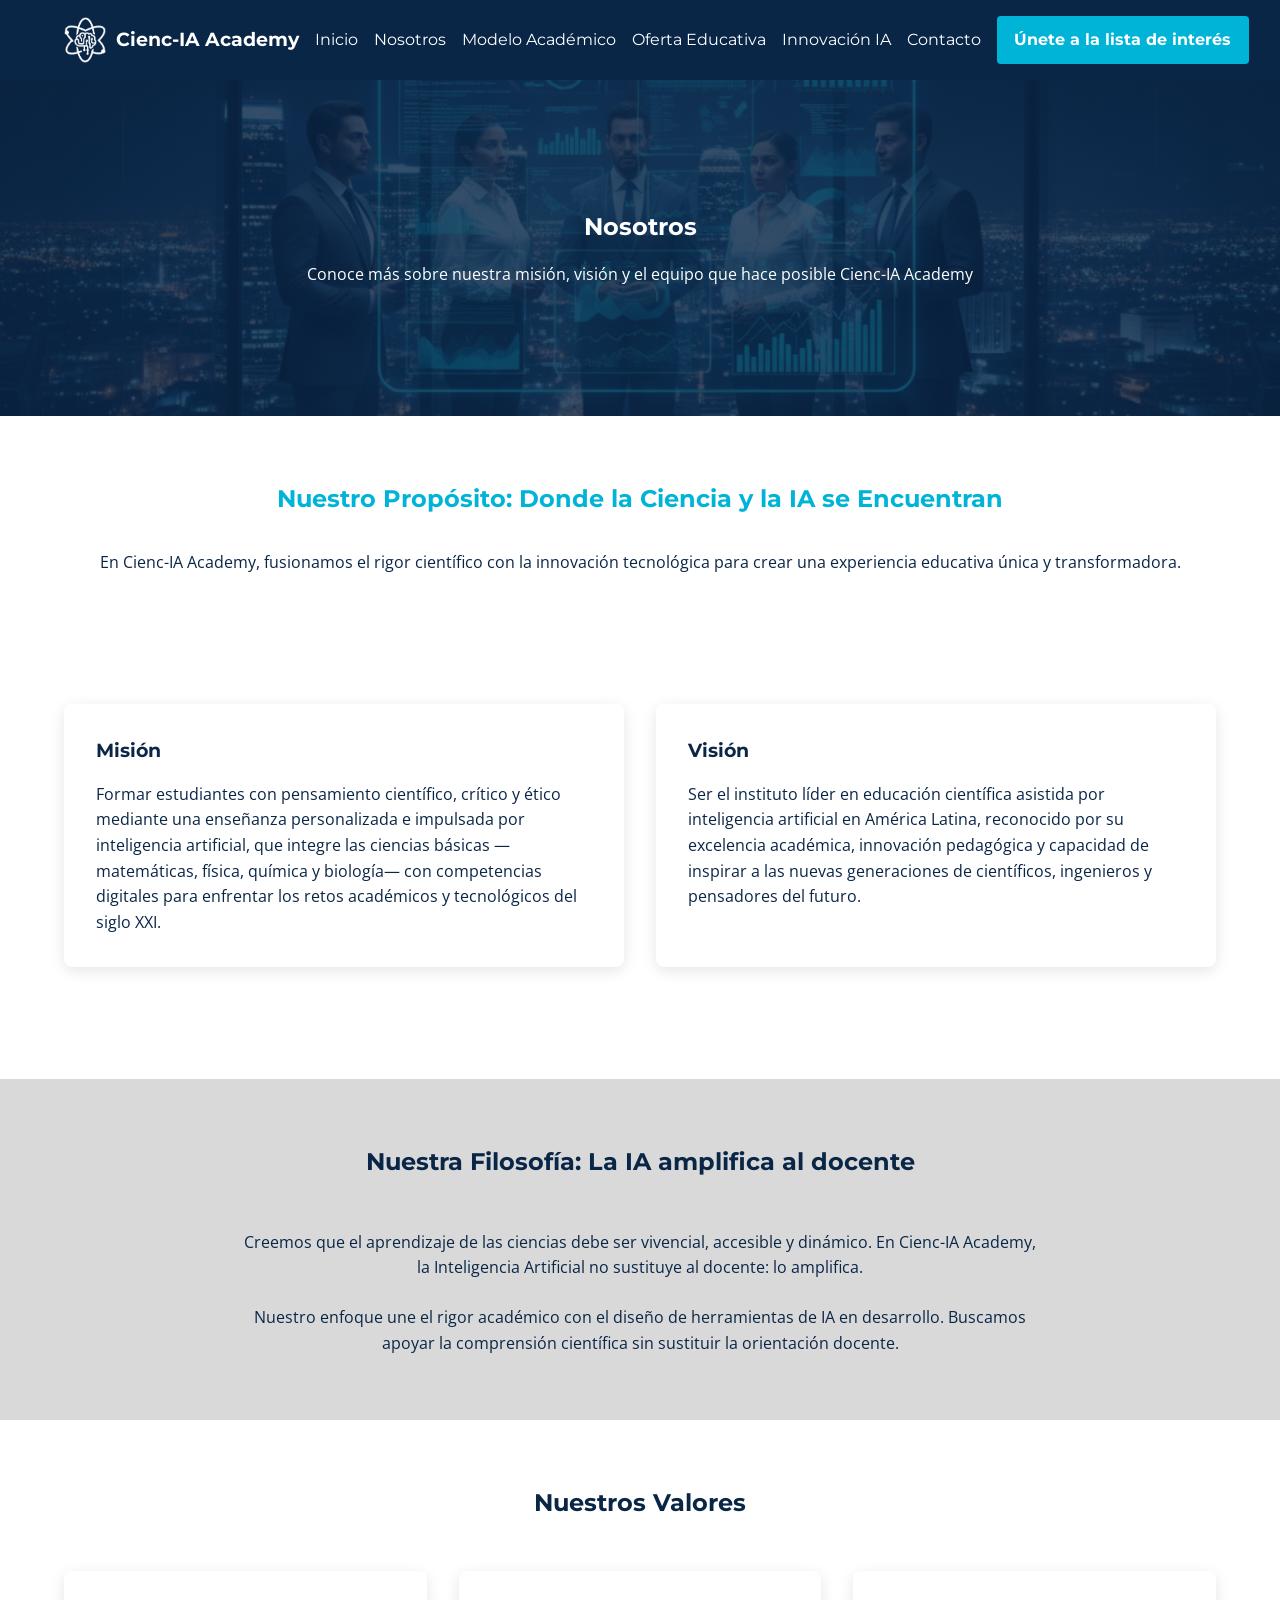
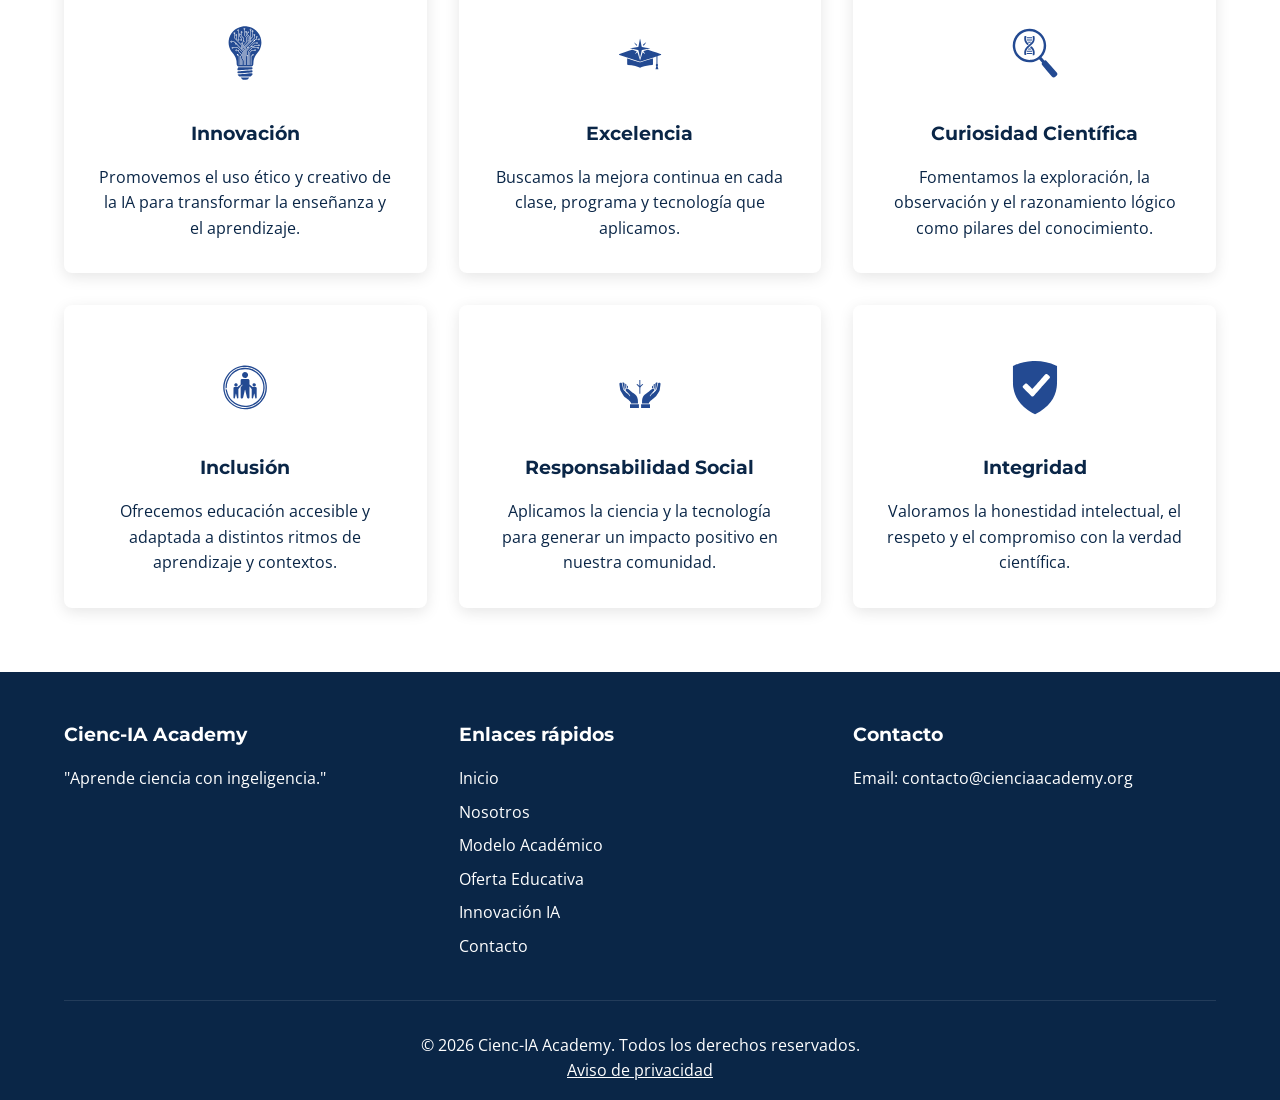
<file: pages/nosotros.html>
<!DOCTYPE html>
<html lang="es">
<head>
    <meta charset="UTF-8">
    <meta name="viewport" content="width=device-width, initial-scale=1.0">
    <title>Nosotros - Cienc-IA Academy</title>
    <link rel="preconnect" href="https://fonts.googleapis.com">
    <link rel="preconnect" href="https://fonts.gstatic.com" crossorigin>
    <link href="https://fonts.googleapis.com/css2?family=Montserrat:wght@700&family=Open+Sans&display=swap" rel="stylesheet">
    <style>
        :root {
            --azul-profundo: #0A2647;
            --cian-brillante: #00B4D8;
            --blanco-puro: #FFFFFF;
            --verde-cientifico: #52B788;
            --gris-neutro: #D9D9D9;
            --azul-iconos: #1A4B8C;
        }

        * {
            margin: 0;
            padding: 0;
            box-sizing: border-box;
        }

        body {
            font-family: 'Open Sans', sans-serif;
            color: var(--azul-profundo);
            line-height: 1.6;
            background-color: var(--blanco-puro);
        }

        h1, h2, h3, h4, h5, h6 {
            font-family: 'Montserrat', sans-serif;
            font-weight: 700;
            margin-bottom: 1rem;
        }

        .container {
            width: 90%;
            max-width: 1200px;
            margin: 0 auto;
        }

        section {
            padding: 4rem 0;
        }

        .section-title {
            text-align: center;
            margin-bottom: 3rem;
            color: var(--azul-profundo);
        }

        .btn {
            display: inline-block;
            background-color: var(--cian-brillante);
            color: var(--blanco-puro);
            padding: 0.8rem 1.5rem;
            border-radius: 4px;
            text-decoration: none;
            font-family: 'Montserrat', sans-serif;
            font-weight: 700;
            transition: all 0.3s ease;
        }

        .btn:hover {
            background-color: var(--azul-profundo);
        }

        /* Header */
        header {
            background-color: var(--azul-profundo);
            padding: 1rem 0;
            position: sticky;
            top: 0;
            z-index: 1000;
        }

        .header-container {
            display: flex;
            justify-content: space-between;
            align-items: center;
        }

        .logo {
            height: 60px;
            display: block;
        }

        nav ul {
            display: flex;
            list-style: none;
        }

        nav li {
            margin-left: 1.5rem;
        }

        nav a {
            color: var(--blanco-puro);
            text-decoration: none;
            font-family: 'Montserrat', sans-serif;
        }

        .mobile-menu-btn {
            display: none;
            background: none;
            border: none;
            color: var(--blanco-puro);
            font-size: 1.5rem;
            cursor: pointer;
        }

        /* Hero Section */
        .hero-about {
            background: linear-gradient(rgba(10, 38, 71, 0.8), rgba(10, 38, 71, 0.8)), url('../assets/images/hero/hero-nosotros.jpg');
            background-size: cover;
            background-position: center;
            color: var(--blanco-puro);
            text-align: center;
            padding: 8rem 0;
        }

        /* Purpose Section */
        .purpose-section {
            text-align: center;
            padding: 4rem 0;
        }

        .purpose-section h2 {
            color: var(--cian-brillante);
            margin-bottom: 2rem;
        }

        /* Mission Vision Section */
        .mission-vision {
            display: grid;
            grid-template-columns: repeat(auto-fit, minmax(300px, 1fr));
            gap: 2rem;
            margin-bottom: 3rem;
        }

        .mission-card, .vision-card {
            background-color: var(--blanco-puro);
            border-radius: 8px;
            padding: 2rem;
            box-shadow: 0 4px 15px rgba(0, 0, 0, 0.1);
        }

        /* Philosophy Section */
        .philosophy-section {
            background-color: var(--gris-neutro);
            text-align: center;
        }

        .philosophy-content {
            max-width: 800px;
            margin: 0 auto;
        }

        /* Values Section */
        .values-grid {
            display: grid;
            grid-template-columns: repeat(auto-fit, minmax(300px, 1fr));
            gap: 2rem;
        }

        .value-card {
            background-color: var(--blanco-puro);
            border-radius: 8px;
            padding: 2rem;
            box-shadow: 0 4px 15px rgba(0, 0, 0, 0.1);
            text-align: center;
            transition: transform 0.3s ease, box-shadow 0.3s ease;
        }

        .value-card:hover {
            transform: translateY(-5px);
            box-shadow: 0 8px 25px rgba(0, 0, 0, 0.15);
        }

        .value-icon {
            margin-bottom: 1rem;
            display: flex;
            justify-content: center;
            align-items: center;
            height: 100px;
        }

        .value-icon img {
            width: 80px;
            height: 80px;
            object-fit: contain;
            filter: brightness(0) saturate(100%) invert(22%) sepia(70%) saturate(1500%) hue-rotate(200deg) brightness(90%) contrast(90%);
        }

        /* Footer */
        footer {
            background-color: var(--azul-profundo);
            color: var(--blanco-puro);
            padding: 3rem 0 1rem;
        }

        .footer-content {
            display: grid;
            grid-template-columns: repeat(auto-fit, minmax(250px, 1fr));
            gap: 2rem;
            margin-bottom: 2rem;
        }

        .footer-column ul {
            list-style: none;
        }

        .footer-column li {
            margin-bottom: 0.5rem;
        }

        .footer-column a {
            color: var(--blanco-puro);
            text-decoration: none;
        }

        .footer-bottom {
            text-align: center;
            padding-top: 2rem;
            border-top: 1px solid rgba(255, 255, 255, 0.1);
        }
        /* Responsive */
        @media (max-width: 768px) {
            .mobile-menu-btn {
                display: block;
            }

            nav ul {
                display: none;
                flex-direction: column;
                position: absolute;
                top: 100%;
                left: 0;
                width: 100%;
                background-color: var(--azul-profundo);
                padding: 1rem 0;
            }

            nav ul.active {
                display: flex;
            }

            nav li {
                margin: 0;
                text-align: center;
                padding: 0.5rem 0;
            }
        }

        /* Encabezado: logo horizontal y menú */
        .logo-link {
            display: flex;
            align-items: center;
            gap: 0.6rem;
            text-decoration: none;
        }

        .logo-icon {
            height: 46px;
            width: auto;
            display: block;
        }

        .brand {
            font-family: 'Montserrat', sans-serif;
            font-weight: 700;
            color: var(--blanco-puro);
            font-size: 1.2rem;
            line-height: 1;
            white-space: nowrap;
        }

        nav ul {
            align-items: center;
        }

        nav a {
            white-space: nowrap;
        }

        nav li {
            margin-left: 1rem;
        }

        nav .btn {
            padding: 0.7rem 1.1rem;
        }

        @media (max-width: 1279px) {
            .header-container {
                justify-content: flex-start;
            }

            .mobile-menu-btn {
                display: block;
                font-size: 2rem;
                line-height: 1;
                margin-right: 1rem;
            }

            nav ul {
                display: none;
                flex-direction: column;
                position: absolute;
                top: 100%;
                left: 0;
                width: 100%;
                background-color: var(--azul-profundo);
                padding: 1rem 0;
            }

            nav ul.active {
                display: flex;
            }

            nav li {
                margin: 0;
                text-align: center;
                padding: 0.5rem 0;
            }
        }

        @media (max-width: 768px) {
            .logo-icon {
                height: 40px;
            }

            .brand {
                font-size: 1.1rem;
            }
        }
    </style>
</head>
<body>
    <!-- Header -->
    <header>
        <div class="container header-container">
            <button class="mobile-menu-btn" aria-label="Abrir menú">☰</button>
            <a href="../index.html" class="logo-link" aria-label="Ir al inicio"><img src="../assets/images/general/logo-icono.png" alt="" class="logo-icon"><span class="brand">Cienc-IA Academy</span></a>
            <nav>
                <ul>
                    <li><a href="../index.html">Inicio</a></li>
                    <li><a href="nosotros.html">Nosotros</a></li>
                    <li><a href="modelo-academico.html">Modelo Académico</a></li>
                    <li><a href="oferta-educativa.html">Oferta Educativa</a></li>
                    <li><a href="innovacion-ia.html">Innovación IA</a></li>
                    <li><a href="contacto.html">Contacto</a></li>
                    <li><a href="https://docs.google.com/forms/d/e/1FAIpQLScrqjBEIfdcCrmgaC7dbi5Xk3SQpHmgz5KaGYGZAWSR4q2AVg/viewform" class="btn" target="_blank" rel="noopener">Únete a la lista de interés</a></li>
                </ul>
            </nav>
        </div>
    </header>

    <!-- Hero Section -->
    <section class="hero-about">
        <div class="container">
            <h1>Nosotros</h1>
            <p>Conoce más sobre nuestra misión, visión y el equipo que hace posible Cienc-IA Academy</p>
        </div>
    </section>

    <!-- Purpose Section -->
    <section class="purpose-section">
        <div class="container">
            <h2>Nuestro Propósito: Donde la Ciencia y la IA se Encuentran</h2>
            <p>En Cienc-IA Academy, fusionamos el rigor científico con la innovación tecnológica para crear una experiencia educativa única y transformadora.</p>
        </div>
    </section>

    <!-- Mission & Vision -->
    <section>
        <div class="container">
            <div class="mission-vision">
                <div class="mission-card">
                    <h3>Misión</h3>
                    <p>Formar estudiantes con pensamiento científico, crítico y ético mediante una enseñanza personalizada e impulsada por inteligencia artificial, que integre las ciencias básicas —matemáticas, física, química y biología— con competencias digitales para enfrentar los retos académicos y tecnológicos del siglo XXI.</p>
                </div>
                <div class="vision-card">
                    <h3>Visión</h3>
                    <p>Ser el instituto líder en educación científica asistida por inteligencia artificial en América Latina, reconocido por su excelencia académica, innovación pedagógica y capacidad de inspirar a las nuevas generaciones de científicos, ingenieros y pensadores del futuro.</p>
                </div>
            </div>
        </div>
    </section>

    <!-- Philosophy -->
    <section class="philosophy-section">
        <div class="container">
            <h2 class="section-title">Nuestra Filosofía: La IA amplifica al docente</h2>
            <div class="philosophy-content">
                <p>Creemos que el aprendizaje de las ciencias debe ser vivencial, accesible y dinámico. En Cienc-IA Academy, la Inteligencia Artificial no sustituye al docente: lo amplifica.</p>
                <p style="margin-top: 1.5rem;">Nuestro enfoque une el rigor académico con el diseño de herramientas de IA en desarrollo. Buscamos apoyar la comprensión científica sin sustituir la orientación docente.</p>
            </div>
        </div>
    </section>

    <!-- Values -->
    <section>
        <div class="container">
            <h2 class="section-title">Nuestros Valores</h2>
            <div class="values-grid">
                <div class="value-card">
                    <div class="value-icon">
                        <img src="../assets/images/icons/icon-innovacion.svg" alt="Innovación">
                    </div>
                    <h3>Innovación</h3>
                    <p>Promovemos el uso ético y creativo de la IA para transformar la enseñanza y el aprendizaje.</p>
                </div>
                <div class="value-card">
                    <div class="value-icon">
                        <img src="../assets/images/icons/icon-excelencia.svg" alt="Excelencia">
                    </div>
                    <h3>Excelencia</h3>
                    <p>Buscamos la mejora continua en cada clase, programa y tecnología que aplicamos.</p>
                </div>
                <div class="value-card">
                    <div class="value-icon">
                        <img src="../assets/images/icons/icon-curiosidad.svg" alt="Curiosidad Científica">
                    </div>
                    <h3>Curiosidad Científica</h3>
                    <p>Fomentamos la exploración, la observación y el razonamiento lógico como pilares del conocimiento.</p>
                </div>
                <div class="value-card">
                    <div class="value-icon">
                        <img src="../assets/images/icons/icon-inclusion.svg" alt="Inclusión">
                    </div>
                    <h3>Inclusión</h3>
                    <p>Ofrecemos educación accesible y adaptada a distintos ritmos de aprendizaje y contextos.</p>
                </div>
                <div class="value-card">
                    <div class="value-icon">
                        <img src="../assets/images/icons/icon-responsabilidad.svg" alt="Responsabilidad Social">
                    </div>
                    <h3>Responsabilidad Social</h3>
                    <p>Aplicamos la ciencia y la tecnología para generar un impacto positivo en nuestra comunidad.</p>
                </div>
                <div class="value-card">
                    <div class="value-icon">
                        <img src="../assets/images/icons/icon-integridad.svg" alt="Integridad">
                    </div>
                    <h3>Integridad</h3>
                    <p>Valoramos la honestidad intelectual, el respeto y el compromiso con la verdad científica.</p>
                </div>
            </div>
        </div>
    </section>

    <!-- Footer -->
    <footer>
        <div class="container">
            <div class="footer-content">
                <div class="footer-column">
                    <h3>Cienc-IA Academy</h3>
                    <p>"Aprende ciencia con ingeligencia."</p>
                </div>
                <div class="footer-column">
                    <h3>Enlaces rápidos</h3>
                    <ul>
                        <li><a href="../index.html">Inicio</a></li>
                        <li><a href="nosotros.html">Nosotros</a></li>
                        <li><a href="modelo-academico.html">Modelo Académico</a></li>
                        <li><a href="oferta-educativa.html">Oferta Educativa</a></li>
                        <li><a href="innovacion-ia.html">Innovación IA</a></li>
                        <li><a href="contacto.html">Contacto</a></li>
                    </ul>
                </div>
                <div class="footer-column">
                    <h3>Contacto</h3>
                    <p>Email: contacto@cienciaacademy.org</p>
                </div>
            </div>
            <div class="footer-bottom">
                <p>&copy; 2026 Cienc-IA Academy. Todos los derechos reservados.</p>
                <p><a href="aviso-de-privacidad.html" style="color: inherit;">Aviso de privacidad</a></p>
            </div>
        </div>
    </footer>
    <script>
        // Mobile menu toggle
        document.querySelector('.mobile-menu-btn').addEventListener('click', function() {
            document.querySelector('nav ul').classList.toggle('active');
        });
    </script>
</body>
</html>
</file>
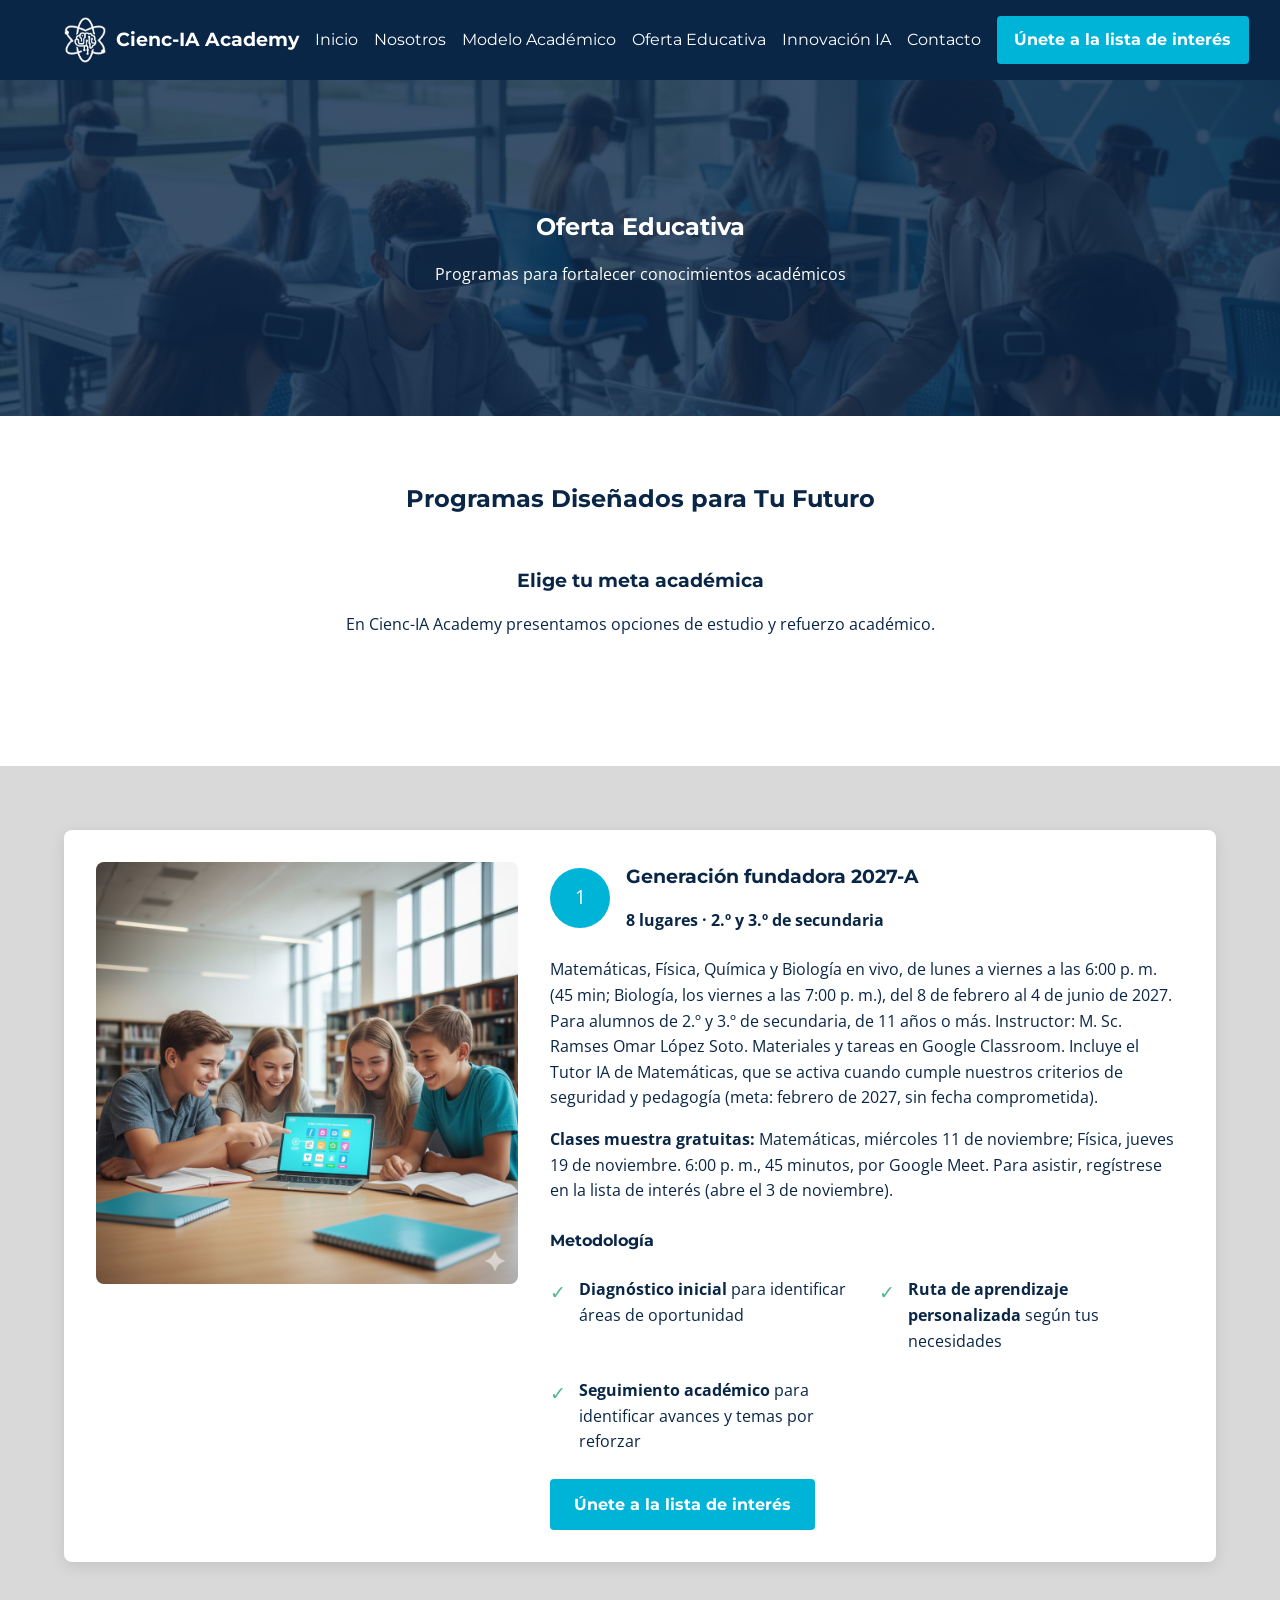
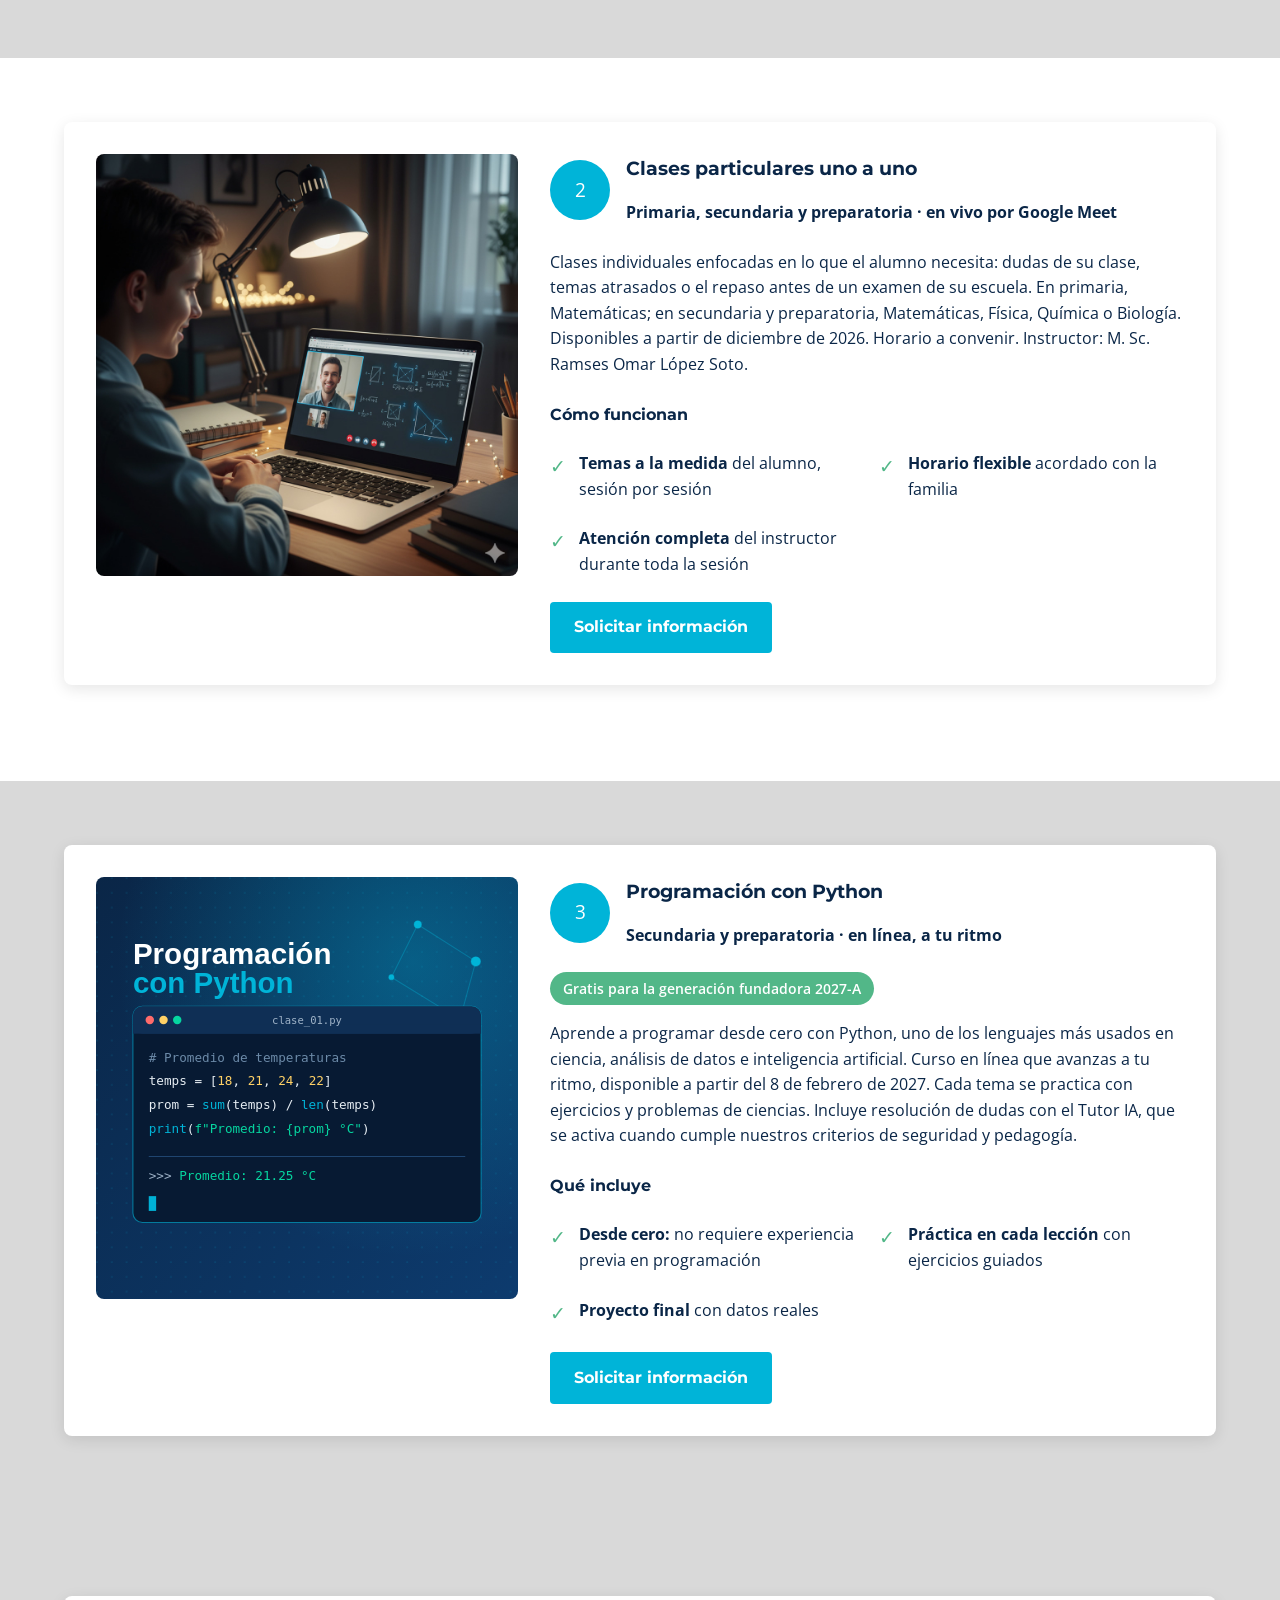
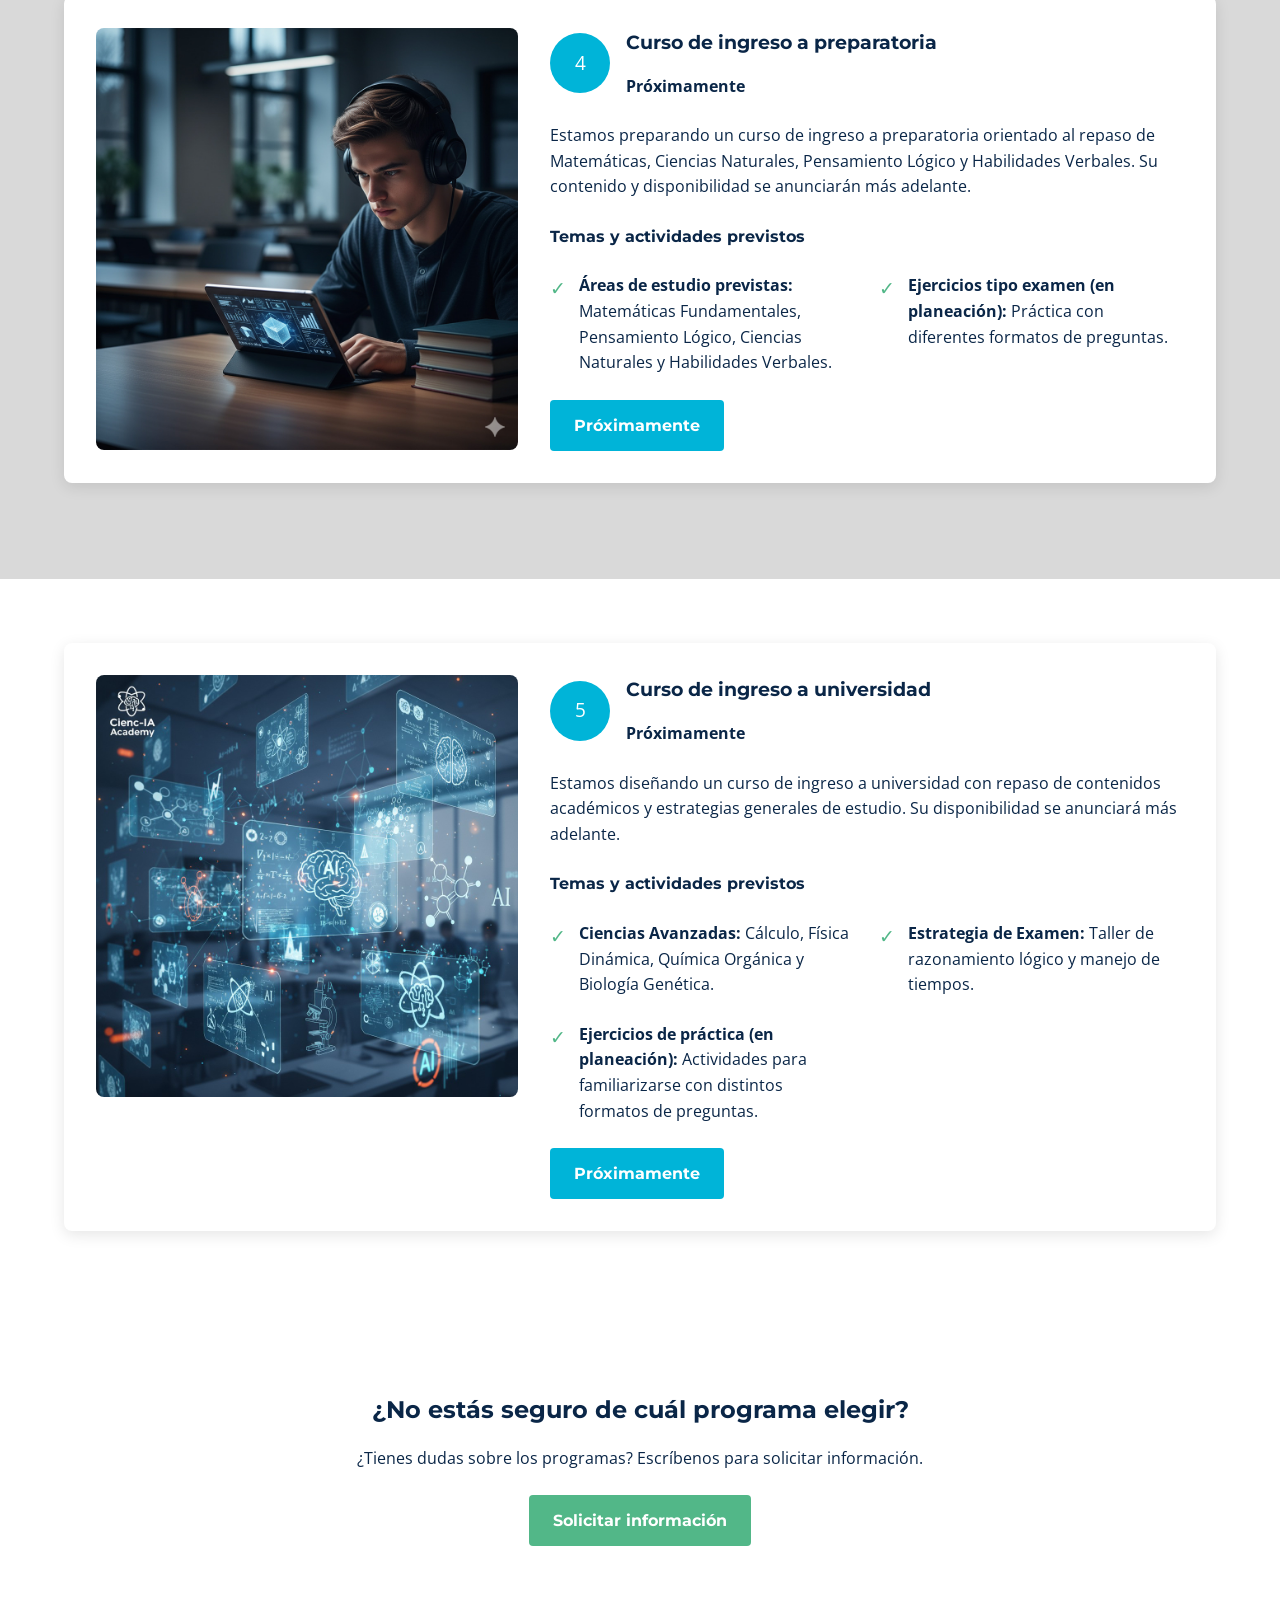
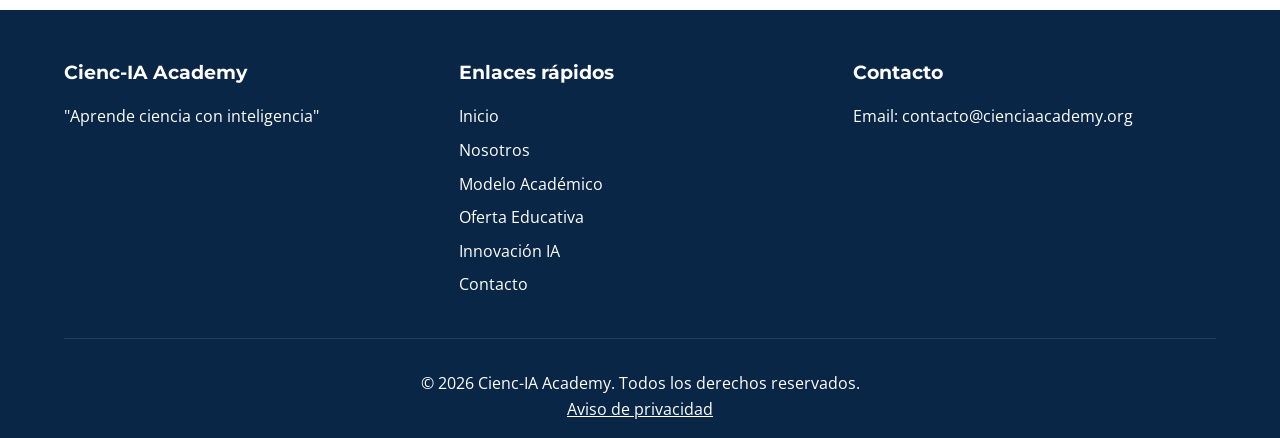
<file: pages/oferta-educativa.html>
<!DOCTYPE html>
<html lang="es">
<head>
    <meta charset="UTF-8">
    <meta name="viewport" content="width=device-width, initial-scale=1.0">
    <title>Oferta Educativa - Cienc-IA Academy</title>
    <link rel="preconnect" href="https://fonts.googleapis.com">
    <link rel="preconnect" href="https://fonts.gstatic.com" crossorigin>
    <link href="https://fonts.googleapis.com/css2?family=Montserrat:wght@700&family=Open+Sans&display=swap" rel="stylesheet">
    <style>
        :root {
            --azul-profundo: #0A2647;
            --cian-brillante: #00B4D8;
            --blanco-puro: #FFFFFF;
            --verde-cientifico: #52B788;
            --gris-neutro: #D9D9D9;
        }

        * {
            margin: 0;
            padding: 0;
            box-sizing: border-box;
        }

        body {
            font-family: 'Open Sans', sans-serif;
            color: var(--azul-profundo);
            line-height: 1.6;
            background-color: var(--blanco-puro);
        }

        h1, h2, h3, h4, h5, h6 {
            font-family: 'Montserrat', sans-serif;
            font-weight: 700;
            margin-bottom: 1rem;
        }

        .container {
            width: 90%;
            max-width: 1200px;
            margin: 0 auto;
        }

        section {
            padding: 4rem 0;
        }

        .section-title {
            text-align: center;
            margin-bottom: 3rem;
            color: var(--azul-profundo);
        }

        .btn {
            display: inline-block;
            background-color: var(--cian-brillante);
            color: var(--blanco-puro);
            padding: 0.8rem 1.5rem;
            border-radius: 4px;
            text-decoration: none;
            font-family: 'Montserrat', sans-serif;
            font-weight: 700;
            transition: all 0.3s ease;
        }

        .btn:hover {
            background-color: var(--azul-profundo);
        }

        /* Header */
        header {
            background-color: var(--azul-profundo);
            padding: 1rem 0;
            position: sticky;
            top: 0;
            z-index: 1000;
        }

        .header-container {
            display: flex;
            justify-content: space-between;
            align-items: center;
        }

        .logo {
            height: 60px;
            display: block;
        }

        nav ul {
            display: flex;
            list-style: none;
        }

        nav li {
            margin-left: 1.5rem;
        }

        nav a {
            color: var(--blanco-puro);
            text-decoration: none;
            font-family: 'Montserrat', sans-serif;
        }

        .mobile-menu-btn {
            display: none;
            background: none;
            border: none;
            color: var(--blanco-puro);
            font-size: 1.5rem;
            cursor: pointer;
        }

        /* Hero Section */
        .hero-oferta {
            background: linear-gradient(rgba(10, 38, 71, 0.8), rgba(10, 38, 71, 0.8)), url('../assets/images/hero/hero-oferta.jpg');
            background-size: cover;
            background-position: center;
            color: var(--blanco-puro);
            text-align: center;
            padding: 8rem 0;
        }

        /* Programs Section */
        .programs-intro {
            text-align: center;
            max-width: 800px;
            margin: 0 auto 4rem;
        }

        /* Course Cards */
        .course-detail {
            background-color: var(--blanco-puro);
            border-radius: 8px;
            padding: 2rem;
            margin-bottom: 2rem;
            box-shadow: 0 4px 15px rgba(0, 0, 0, 0.1);
        }

        .course-header {
            display: flex;
            align-items: center;
            margin-bottom: 1.5rem;
        }

        .course-icon {
            width: 60px;
            height: 60px;
            background-color: var(--cian-brillante);
            border-radius: 50%;
            display: flex;
            align-items: center;
            justify-content: center;
            margin-right: 1rem;
            color: var(--blanco-puro);
            font-size: 1.2rem;
        }

        .course-features {
            display: grid;
            grid-template-columns: repeat(auto-fit, minmax(250px, 1fr));
            gap: 1.5rem;
            margin: 1.5rem 0;
        }

        .feature-item {
            display: flex;
            align-items: flex-start;
        }

        .feature-icon {
            margin-right: 0.8rem;
            color: var(--verde-cientifico);
            font-size: 1.2rem;
        }

        /* Footer */
        footer {
            background-color: var(--azul-profundo);
            color: var(--blanco-puro);
            padding: 3rem 0 1rem;
        }

        .footer-content {
            display: grid;
            grid-template-columns: repeat(auto-fit, minmax(250px, 1fr));
            gap: 2rem;
            margin-bottom: 2rem;
        }

        .footer-column ul {
            list-style: none;
        }

        .footer-column li {
            margin-bottom: 0.5rem;
        }

        .footer-column a {
            color: var(--blanco-puro);
            text-decoration: none;
            transition: color 0.3s ease;
        }

        .footer-column a:hover {
            color: var(--cian-brillante);
        }

        .footer-bottom {
            text-align: center;
            padding-top: 2rem;
            border-top: 1px solid rgba(255, 255, 255, 0.1);
        }
        /* Responsive */
        @media (max-width: 768px) {
            .mobile-menu-btn {
                display: block;
            }

            nav ul {
                display: none;
                flex-direction: column;
                position: absolute;
                top: 100%;
                left: 0;
                width: 100%;
                background-color: var(--azul-profundo);
                padding: 1rem 0;
            }

            nav ul.active {
                display: flex;
            }

            nav li {
                margin: 0;
                text-align: center;
                padding: 0.5rem 0;
            }
        }

        /* Encabezado: logo horizontal y menú */
        .logo-link {
            display: flex;
            align-items: center;
            gap: 0.6rem;
            text-decoration: none;
        }

        .logo-icon {
            height: 46px;
            width: auto;
            display: block;
        }

        .brand {
            font-family: 'Montserrat', sans-serif;
            font-weight: 700;
            color: var(--blanco-puro);
            font-size: 1.2rem;
            line-height: 1;
            white-space: nowrap;
        }

        nav ul {
            align-items: center;
        }

        nav a {
            white-space: nowrap;
        }

        nav li {
            margin-left: 1rem;
        }

        nav .btn {
            padding: 0.7rem 1.1rem;
        }

        @media (max-width: 1279px) {
            .header-container {
                justify-content: flex-start;
            }

            .mobile-menu-btn {
                display: block;
                font-size: 2rem;
                line-height: 1;
                margin-right: 1rem;
            }

            nav ul {
                display: none;
                flex-direction: column;
                position: absolute;
                top: 100%;
                left: 0;
                width: 100%;
                background-color: var(--azul-profundo);
                padding: 1rem 0;
            }

            nav ul.active {
                display: flex;
            }

            nav li {
                margin: 0;
                text-align: center;
                padding: 0.5rem 0;
            }
        }

        @media (max-width: 768px) {
            .logo-icon {
                height: 40px;
            }

            .brand {
                font-size: 1.1rem;
            }
        }
        /* Tarjetas con imagen */
        .course-detail.has-image {
            display: grid;
            grid-template-columns: minmax(0, 2fr) minmax(0, 3fr);
            gap: 2rem;
            align-items: start;
        }

        .course-image img {
            width: 100%;
            aspect-ratio: 1 / 1;
            object-fit: cover;
            border-radius: 8px;
            display: block;
        }

        .course-badge {
            display: inline-block;
            background-color: var(--verde-cientifico);
            color: var(--blanco-puro);
            font-weight: 600;
            font-size: 0.9rem;
            padding: 0.3rem 0.8rem;
            border-radius: 999px;
            margin-bottom: 1rem;
        }

        @media (max-width: 768px) {
            .course-detail.has-image {
                grid-template-columns: 1fr;
                gap: 1.25rem;
            }

            .course-image img {
                aspect-ratio: 4 / 3;
            }
        }
    </style>
</head>
<body>
    <!-- Header -->
    <header>
        <div class="container header-container">
            <button class="mobile-menu-btn" aria-label="Abrir menú">☰</button>
            <a href="../index.html" class="logo-link" aria-label="Ir al inicio"><img src="../assets/images/general/logo-icono.png" alt="" class="logo-icon"><span class="brand">Cienc-IA Academy</span></a>
            <nav>
                <ul>
                    <li><a href="../index.html">Inicio</a></li>
                    <li><a href="nosotros.html">Nosotros</a></li>
                    <li><a href="modelo-academico.html">Modelo Académico</a></li>
                    <li><a href="oferta-educativa.html">Oferta Educativa</a></li>
                    <li><a href="innovacion-ia.html">Innovación IA</a></li>
                    <li><a href="contacto.html">Contacto</a></li>
                    <li><a href="https://docs.google.com/forms/d/e/1FAIpQLScrqjBEIfdcCrmgaC7dbi5Xk3SQpHmgz5KaGYGZAWSR4q2AVg/viewform" class="btn" target="_blank" rel="noopener">Únete a la lista de interés</a></li>
                </ul>
            </nav>
        </div>
    </header>

    <!-- Hero Section -->
    <section class="hero-oferta">
        <div class="container">
            <h1>Oferta Educativa</h1>
            <p>Programas para fortalecer conocimientos académicos</p>
        </div>
    </section>

    <!-- Programs Introduction -->
    <section>
        <div class="container">
            <h2 class="section-title">Programas Diseñados para Tu Futuro</h2>
            <div class="programs-intro">
                <h3>Elige tu meta académica</h3>
                <p>En Cienc-IA Academy presentamos opciones de estudio y refuerzo académico.</p>
            </div>
        </div>
    </section>
    <!-- Course 1: Regularización -->
    <section style="background-color: var(--gris-neutro);">
        <div class="container">
            <div class="course-detail has-image">
                <div class="course-image">
                    <img src="../assets/images/courses/curso-preparatoria.jpg" alt="Grupo de alumnos de secundaria estudiando juntos">
                </div>
                <div>
                <div class="course-header">
                    <div class="course-icon">1</div>
                    <div>
                        <h3>Generación fundadora 2027-A</h3>
                        <p><strong>8 lugares · 2.º y 3.º de secundaria</strong></p>
                    </div>
                </div>
                <p>Matemáticas, Física, Química y Biología en vivo, de lunes a viernes a las 6:00 p. m. (45 min; Biología, los viernes a las 7:00 p. m.), del 8 de febrero al 4 de junio de 2027. Para alumnos de 2.º y 3.º de secundaria, de 11 años o más. Instructor: M. Sc. Ramses Omar López Soto. Materiales y tareas en Google Classroom. Incluye el Tutor IA de Matemáticas, que se activa cuando cumple nuestros criterios de seguridad y pedagogía (meta: febrero de 2027, sin fecha comprometida).</p>
                <p style="margin-top: 1rem;"><strong>Clases muestra gratuitas:</strong> Matemáticas, miércoles 11 de noviembre; Física, jueves 19 de noviembre. 6:00 p. m., 45 minutos, por Google Meet. Para asistir, regístrese en la lista de interés (abre el 3 de noviembre).</p>
                
                <h4 style="margin-top: 1.5rem;">Metodología</h4>
                <div class="course-features">
                    <div class="feature-item">
                        <div class="feature-icon">✓</div>
                        <div>
                            <strong>Diagnóstico inicial</strong> para identificar áreas de oportunidad
                        </div>
                    </div>
                    <div class="feature-item">
                        <div class="feature-icon">✓</div>
                        <div>
                            <strong>Ruta de aprendizaje personalizada</strong> según tus necesidades
                        </div>
                    </div>
                    <div class="feature-item">
                        <div class="feature-icon">✓</div>
                        <div>
                            <strong>Seguimiento académico</strong> para identificar avances y temas por reforzar
                        </div>
                    </div>
                </div>
                <a href="https://docs.google.com/forms/d/e/1FAIpQLScrqjBEIfdcCrmgaC7dbi5Xk3SQpHmgz5KaGYGZAWSR4q2AVg/viewform" class="btn" target="_blank" rel="noopener">Únete a la lista de interés</a>
                </div>
            </div>
        </div>
    </section>

    
    <!-- Course 2: Clases particulares -->
    <section id="clases-particulares">
        <div class="container">
            <div class="course-detail has-image">
                <div class="course-image">
                    <img src="../assets/images/courses/curso-regulares.jpg" alt="Alumno en una clase en línea uno a uno con su instructor">
                </div>
                <div>
                    <div class="course-header">
                        <div class="course-icon">2</div>
                        <div>
                            <h3>Clases particulares uno a uno</h3>
                            <p><strong>Primaria, secundaria y preparatoria · en vivo por Google Meet</strong></p>
                        </div>
                    </div>
                    <p>Clases individuales enfocadas en lo que el alumno necesita: dudas de su clase, temas atrasados o el repaso antes de un examen de su escuela. En primaria, Matemáticas; en secundaria y preparatoria, Matemáticas, Física, Química o Biología. Disponibles a partir de diciembre de 2026. Horario a convenir. Instructor: M. Sc. Ramses Omar López Soto.</p>

                    <h4 style="margin-top: 1.5rem;">Cómo funcionan</h4>
                    <div class="course-features">
                        <div class="feature-item">
                            <div class="feature-icon">✓</div>
                            <div><strong>Temas a la medida</strong> del alumno, sesión por sesión</div>
                        </div>
                        <div class="feature-item">
                            <div class="feature-icon">✓</div>
                            <div><strong>Horario flexible</strong> acordado con la familia</div>
                        </div>
                        <div class="feature-item">
                            <div class="feature-icon">✓</div>
                            <div><strong>Atención completa</strong> del instructor durante toda la sesión</div>
                        </div>
                    </div>
                    <a href="mailto:contacto@cienciaacademy.org?subject=Clases%20particulares" class="btn">Solicitar información</a>
                </div>
            </div>
        </div>
    </section>

    <!-- Course 3: Python -->
    <section id="python" style="background-color: var(--gris-neutro);">
        <div class="container">
            <div class="course-detail has-image">
                <div class="course-image">
                    <img src="../assets/images/courses/curso-python.svg" alt="Ventana de código con un programa en Python">
                </div>
                <div>
                    <div class="course-header">
                        <div class="course-icon">3</div>
                        <div>
                            <h3>Programación con Python</h3>
                            <p><strong>Secundaria y preparatoria · en línea, a tu ritmo</strong></p>
                        </div>
                    </div>
                    <span class="course-badge">Gratis para la generación fundadora 2027-A</span>
                    <p>Aprende a programar desde cero con Python, uno de los lenguajes más usados en ciencia, análisis de datos e inteligencia artificial. Curso en línea que avanzas a tu ritmo, disponible a partir del 8 de febrero de 2027. Cada tema se practica con ejercicios y problemas de ciencias. Incluye resolución de dudas con el Tutor IA, que se activa cuando cumple nuestros criterios de seguridad y pedagogía.</p>

                    <h4 style="margin-top: 1.5rem;">Qué incluye</h4>
                    <div class="course-features">
                        <div class="feature-item">
                            <div class="feature-icon">✓</div>
                            <div><strong>Desde cero:</strong> no requiere experiencia previa en programación</div>
                        </div>
                        <div class="feature-item">
                            <div class="feature-icon">✓</div>
                            <div><strong>Práctica en cada lección</strong> con ejercicios guiados</div>
                        </div>
                        <div class="feature-item">
                            <div class="feature-icon">✓</div>
                            <div><strong>Proyecto final</strong> con datos reales</div>
                        </div>
                    </div>
                    <a href="mailto:contacto@cienciaacademy.org?subject=Curso%20de%20Python" class="btn">Solicitar información</a>
                </div>
            </div>
        </div>
    </section>

    <!-- Course 2: Preparatoria -->
    <section style="background-color: var(--gris-neutro);">
        <div class="container">
            <div class="course-detail has-image">
                <div class="course-image">
                    <img src="../assets/images/courses/curso-universidad.jpg" alt="Alumno estudiando con audífonos y tableta">
                </div>
                <div>
                <div class="course-header">
                    <div class="course-icon">4</div>
                    <div>
                        <h3>Curso de ingreso a preparatoria</h3>
                        <p><strong>Próximamente</strong></p>
                    </div>
                </div>
                <p>Estamos preparando un curso de ingreso a preparatoria orientado al repaso de Matemáticas, Ciencias Naturales, Pensamiento Lógico y Habilidades Verbales. Su contenido y disponibilidad se anunciarán más adelante.</p>
                
                <h4 style="margin-top: 1.5rem;">Temas y actividades previstos</h4>
                <div class="course-features">
                    <div class="feature-item">
                        <div class="feature-icon">✓</div>
                        <div>
                            <strong>Áreas de estudio previstas:</strong> Matemáticas Fundamentales, Pensamiento Lógico, Ciencias Naturales y Habilidades Verbales.
                        </div>
                    </div>
                    <div class="feature-item">
                        <div class="feature-icon">✓</div>
                        <div>
                            <strong>Ejercicios tipo examen (en planeación):</strong> Práctica con diferentes formatos de preguntas.
                        </div>
                    </div>

                </div>
                <span class="btn" style="cursor: default;">Próximamente</span>
                </div>
            </div>
        </div>
    </section>

    <!-- Course 3: Universidad -->
    <section>
        <div class="container">
            <div class="course-detail has-image">
                <div class="course-image">
                    <img src="../assets/images/courses_portada.jpg" alt="Laboratorio de ciencias con elementos de inteligencia artificial">
                </div>
                <div>
                <div class="course-header">
                    <div class="course-icon">5</div>
                    <div>
                        <h3>Curso de ingreso a universidad</h3>
                        <p><strong>Próximamente</strong></p>
                    </div>
                </div>
                <p>Estamos diseñando un curso de ingreso a universidad con repaso de contenidos académicos y estrategias generales de estudio. Su disponibilidad se anunciará más adelante.</p>
                
                <h4 style="margin-top: 1.5rem;">Temas y actividades previstos</h4>
                <div class="course-features">
                    <div class="feature-item">
                        <div class="feature-icon">✓</div>
                        <div>
                            <strong>Ciencias Avanzadas:</strong> Cálculo, Física Dinámica, Química Orgánica y Biología Genética.
                        </div>
                    </div>
                    <div class="feature-item">
                        <div class="feature-icon">✓</div>
                        <div>
                            <strong>Estrategia de Examen:</strong> Taller de razonamiento lógico y manejo de tiempos.
                        </div>
                    </div>
                    <div class="feature-item">
                        <div class="feature-icon">✓</div>
                        <div>
                            <strong>Ejercicios de práctica (en planeación):</strong> Actividades para familiarizarse con distintos formatos de preguntas.
                        </div>
                    </div>
                </div>
                <span class="btn" style="cursor: default;">Próximamente</span>
                </div>
            </div>
        </div>
    </section>


    <!-- CTA Section -->
    <section style="text-align: center;">
        <div class="container">
            <h2>¿No estás seguro de cuál programa elegir?</h2>
            <p>¿Tienes dudas sobre los programas? Escríbenos para solicitar información.</p>
            <a href="contacto.html" class="btn" style="background-color: var(--verde-cientifico); margin-top: 1.5rem;">Solicitar información</a>
        </div>
    </section>

    <!-- Footer -->
    <footer>
        <div class="container">
            <div class="footer-content">
                <div class="footer-column">
                    <h3>Cienc-IA Academy</h3>
                    <p>"Aprende ciencia con inteligencia"</p>
                </div>
                <div class="footer-column">
                    <h3>Enlaces rápidos</h3>
                    <ul>
                        <li><a href="../index.html">Inicio</a></li>
                        <li><a href="nosotros.html">Nosotros</a></li>
                        <li><a href="modelo-academico.html">Modelo Académico</a></li>
                        <li><a href="oferta-educativa.html">Oferta Educativa</a></li>
                        <li><a href="innovacion-ia.html">Innovación IA</a></li>
                        <li><a href="contacto.html">Contacto</a></li>

                    </ul>
                </div>
                <div class="footer-column">
                    <h3>Contacto</h3>
                    <p>Email: contacto@cienciaacademy.org</p>
                </div>
            </div>
            <div class="footer-bottom">
                <p>&copy; 2026 Cienc-IA Academy. Todos los derechos reservados.</p>
                <p><a href="aviso-de-privacidad.html" style="color: inherit;">Aviso de privacidad</a></p>
            </div>
        </div>
    </footer>
    <script>
        // Mobile menu toggle
        document.querySelector('.mobile-menu-btn').addEventListener('click', function() {
            document.querySelector('nav ul').classList.toggle('active');
        });
    </script>
</body>
</html>
</file>
